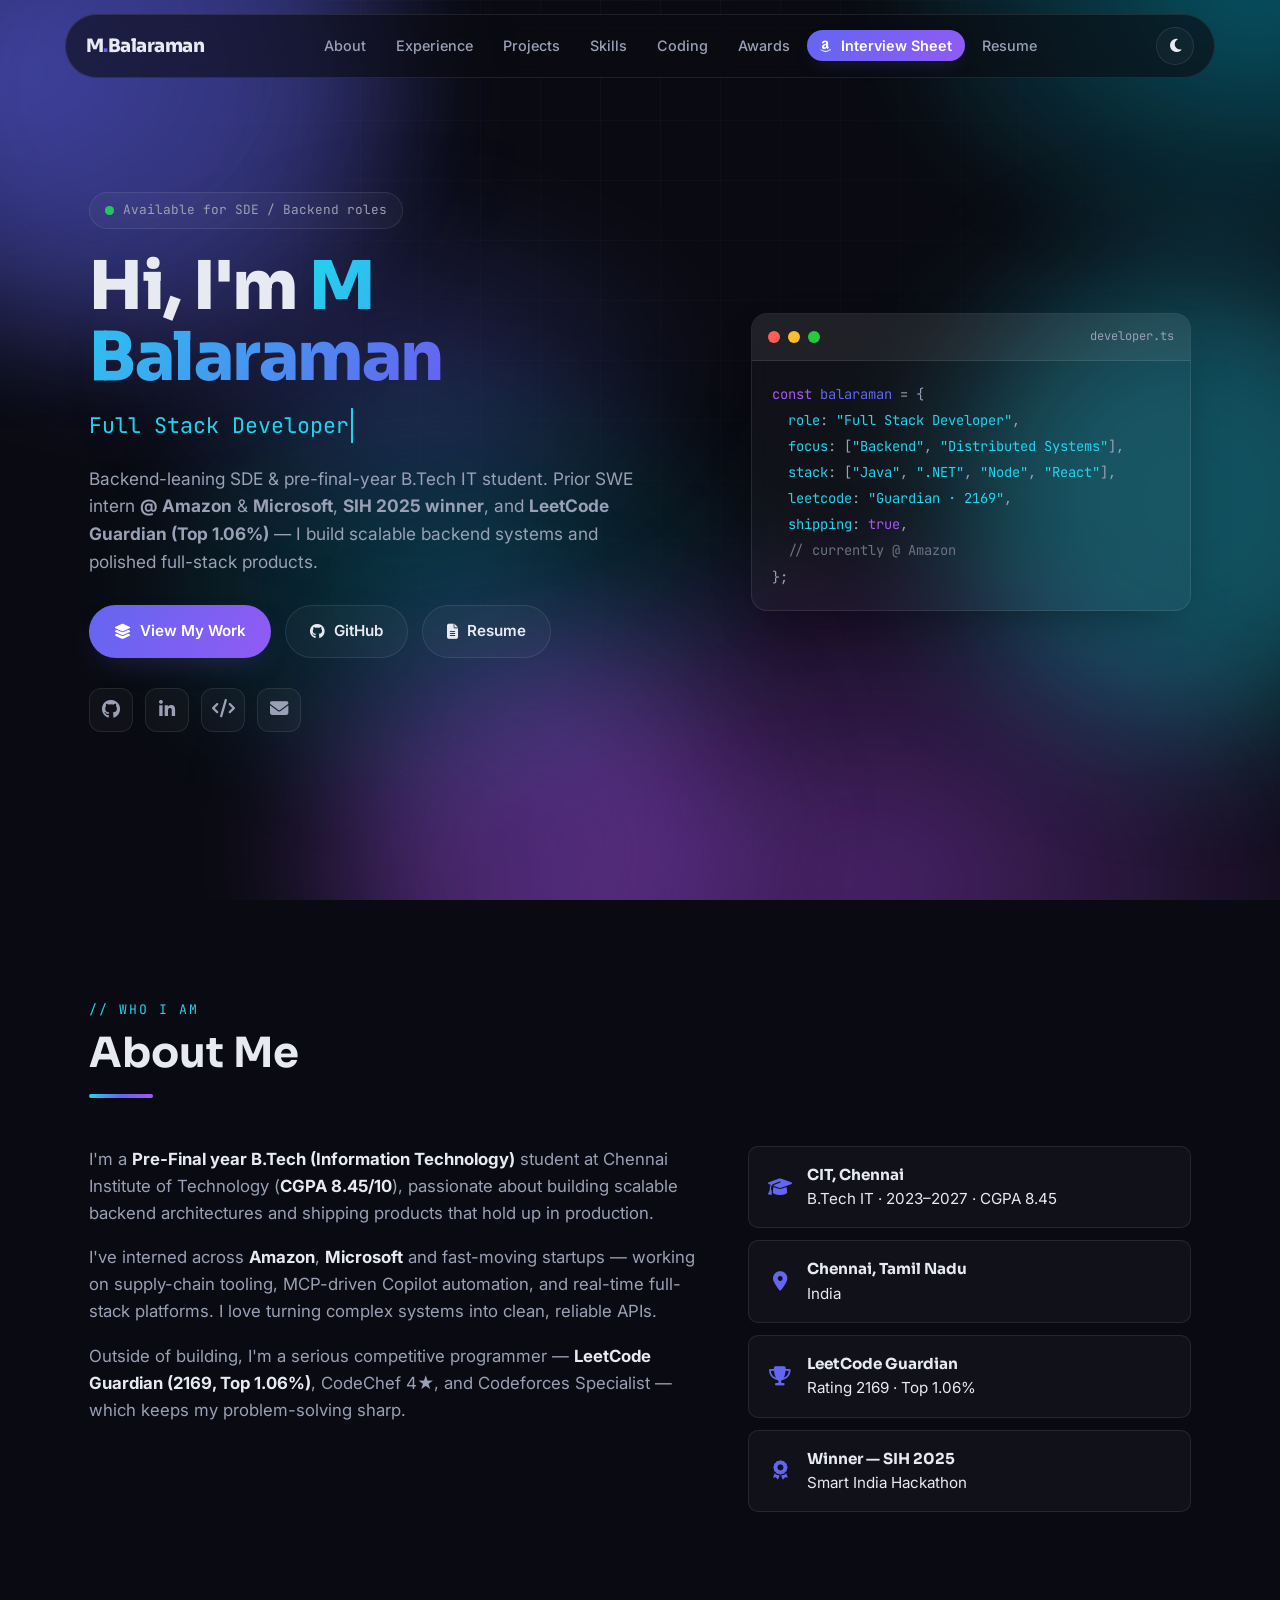
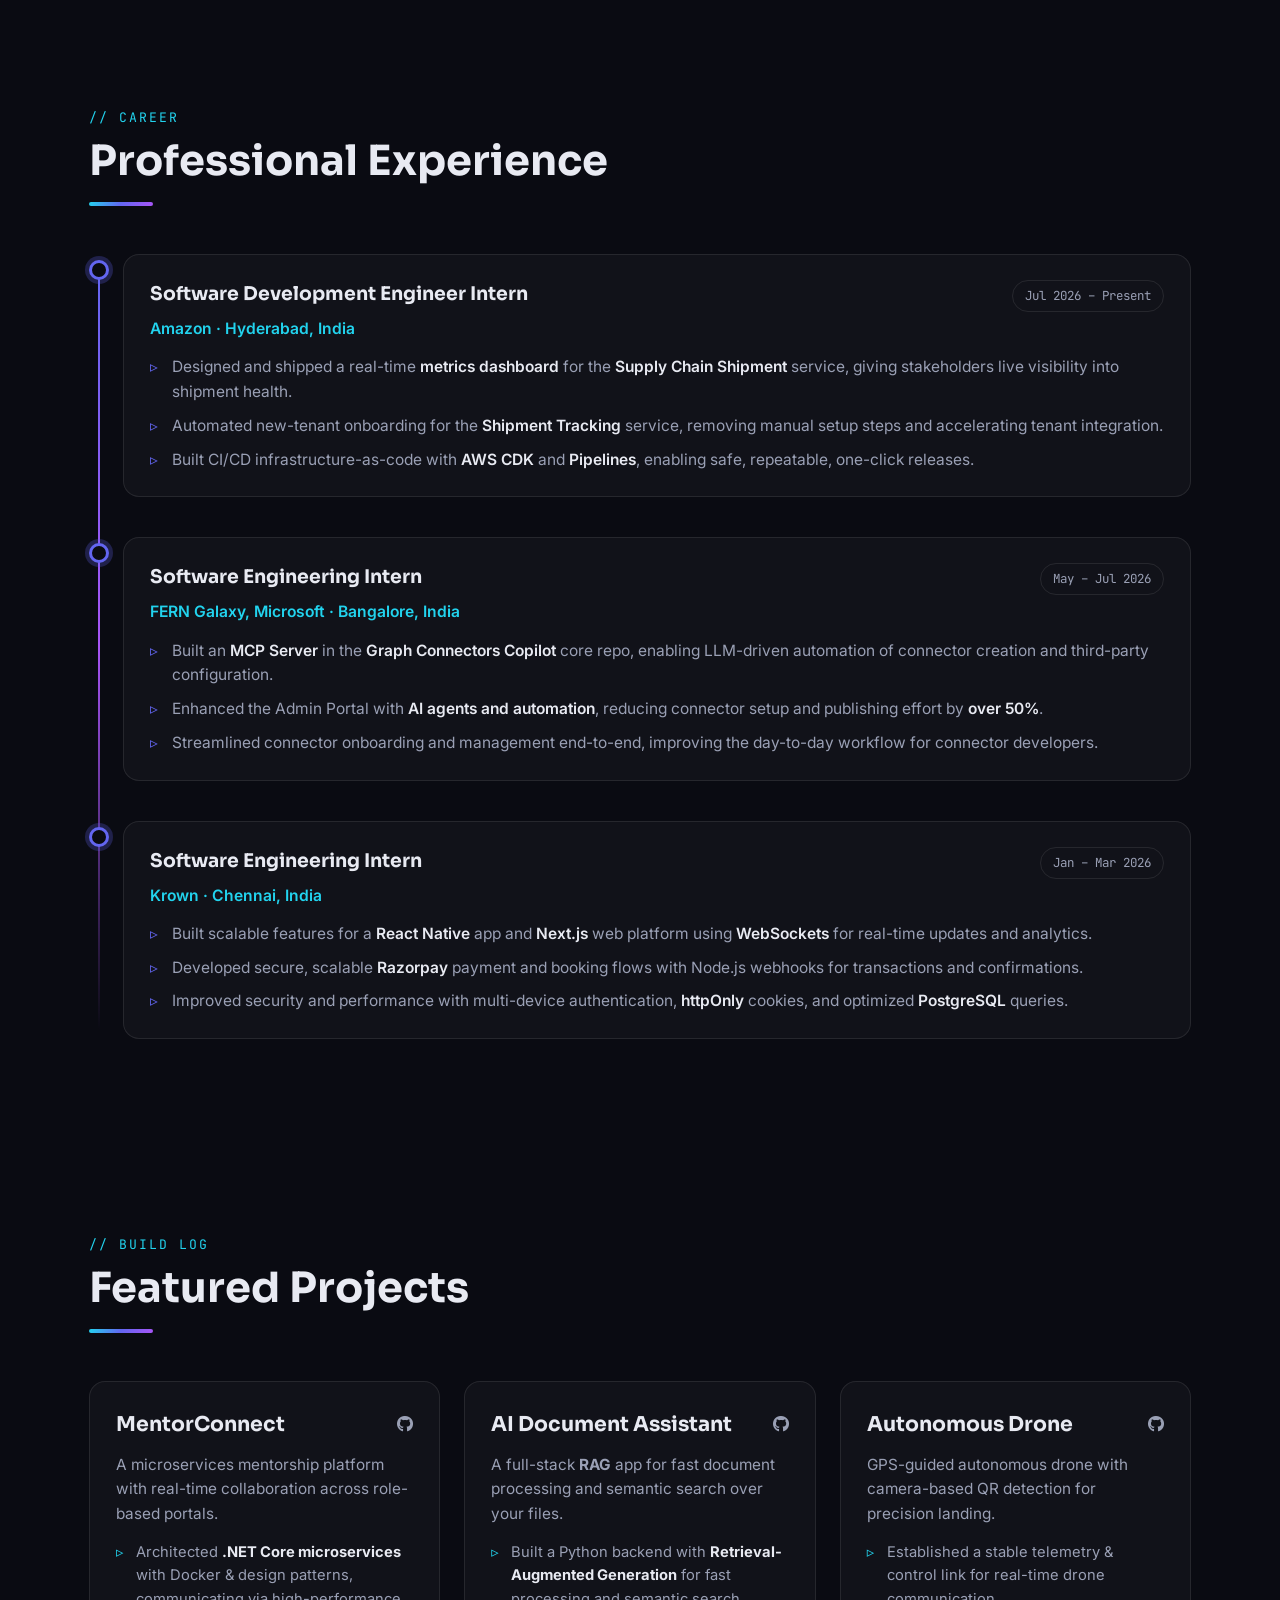
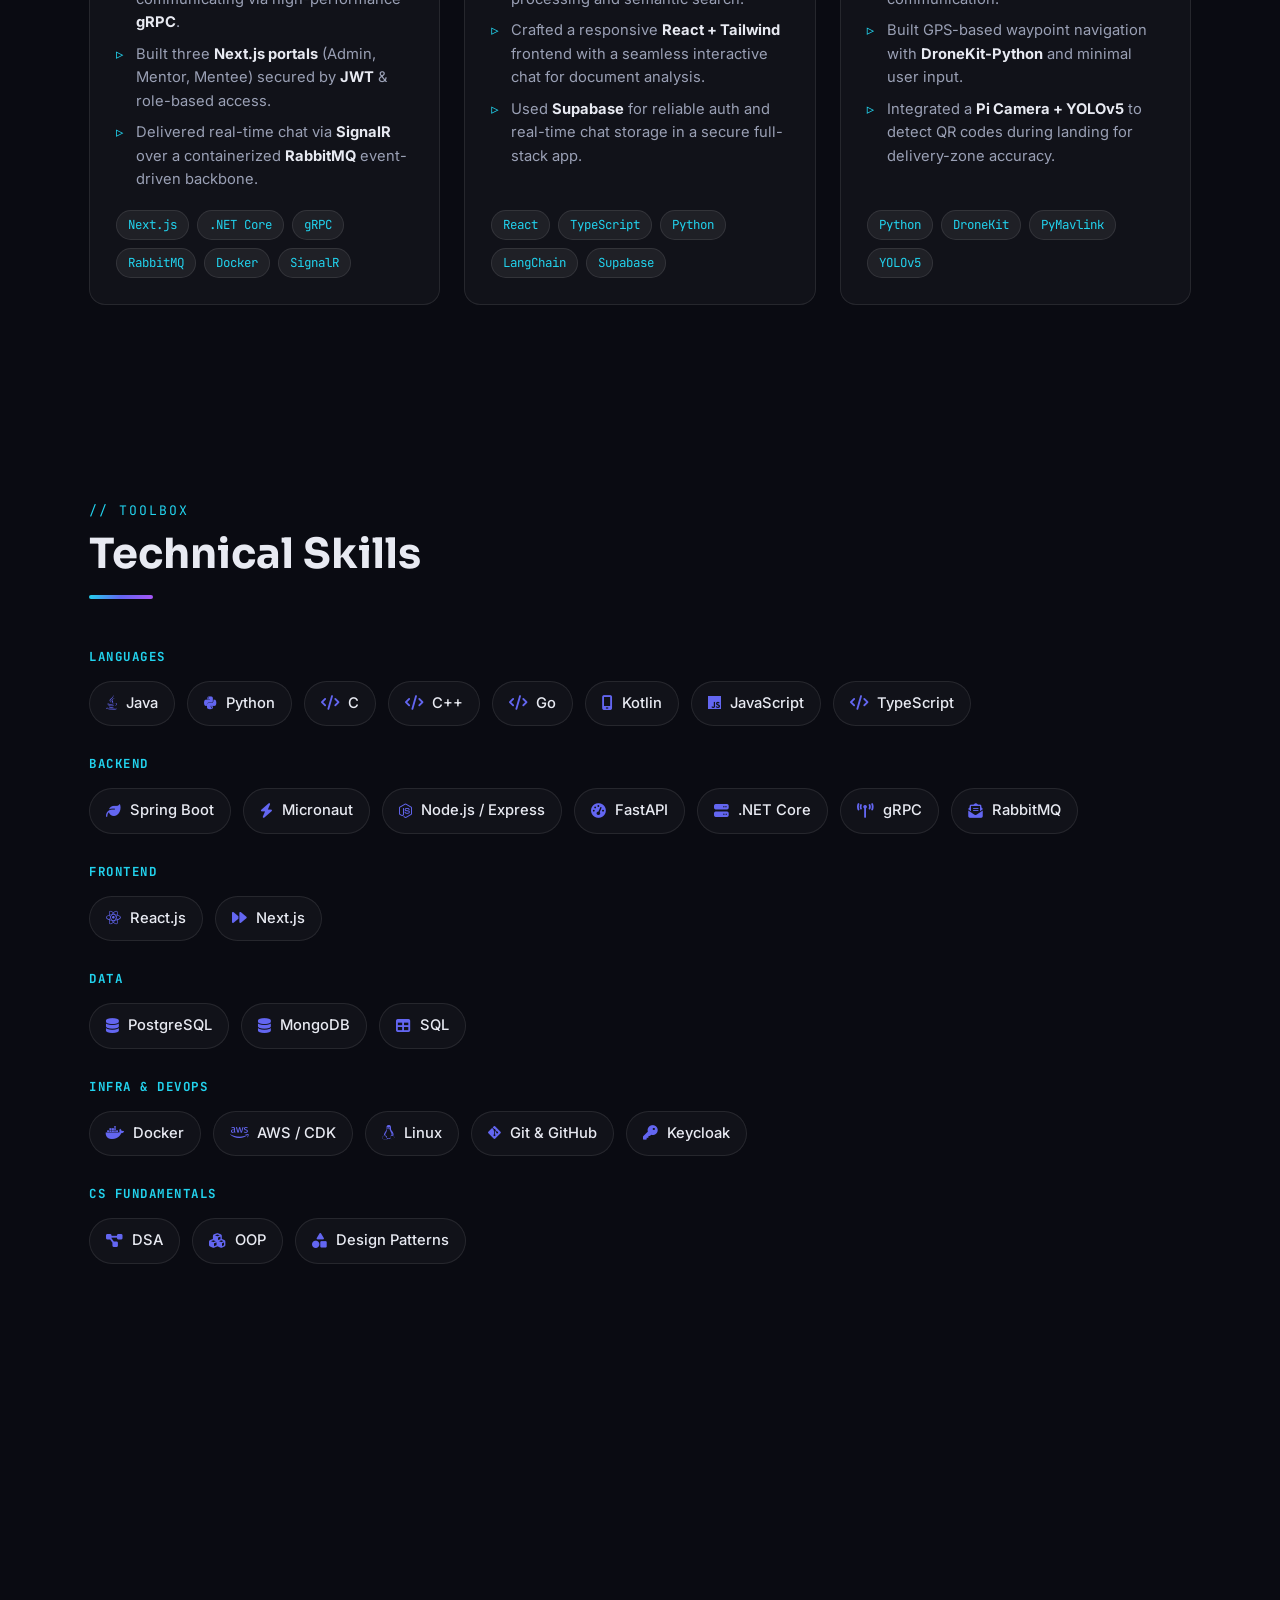
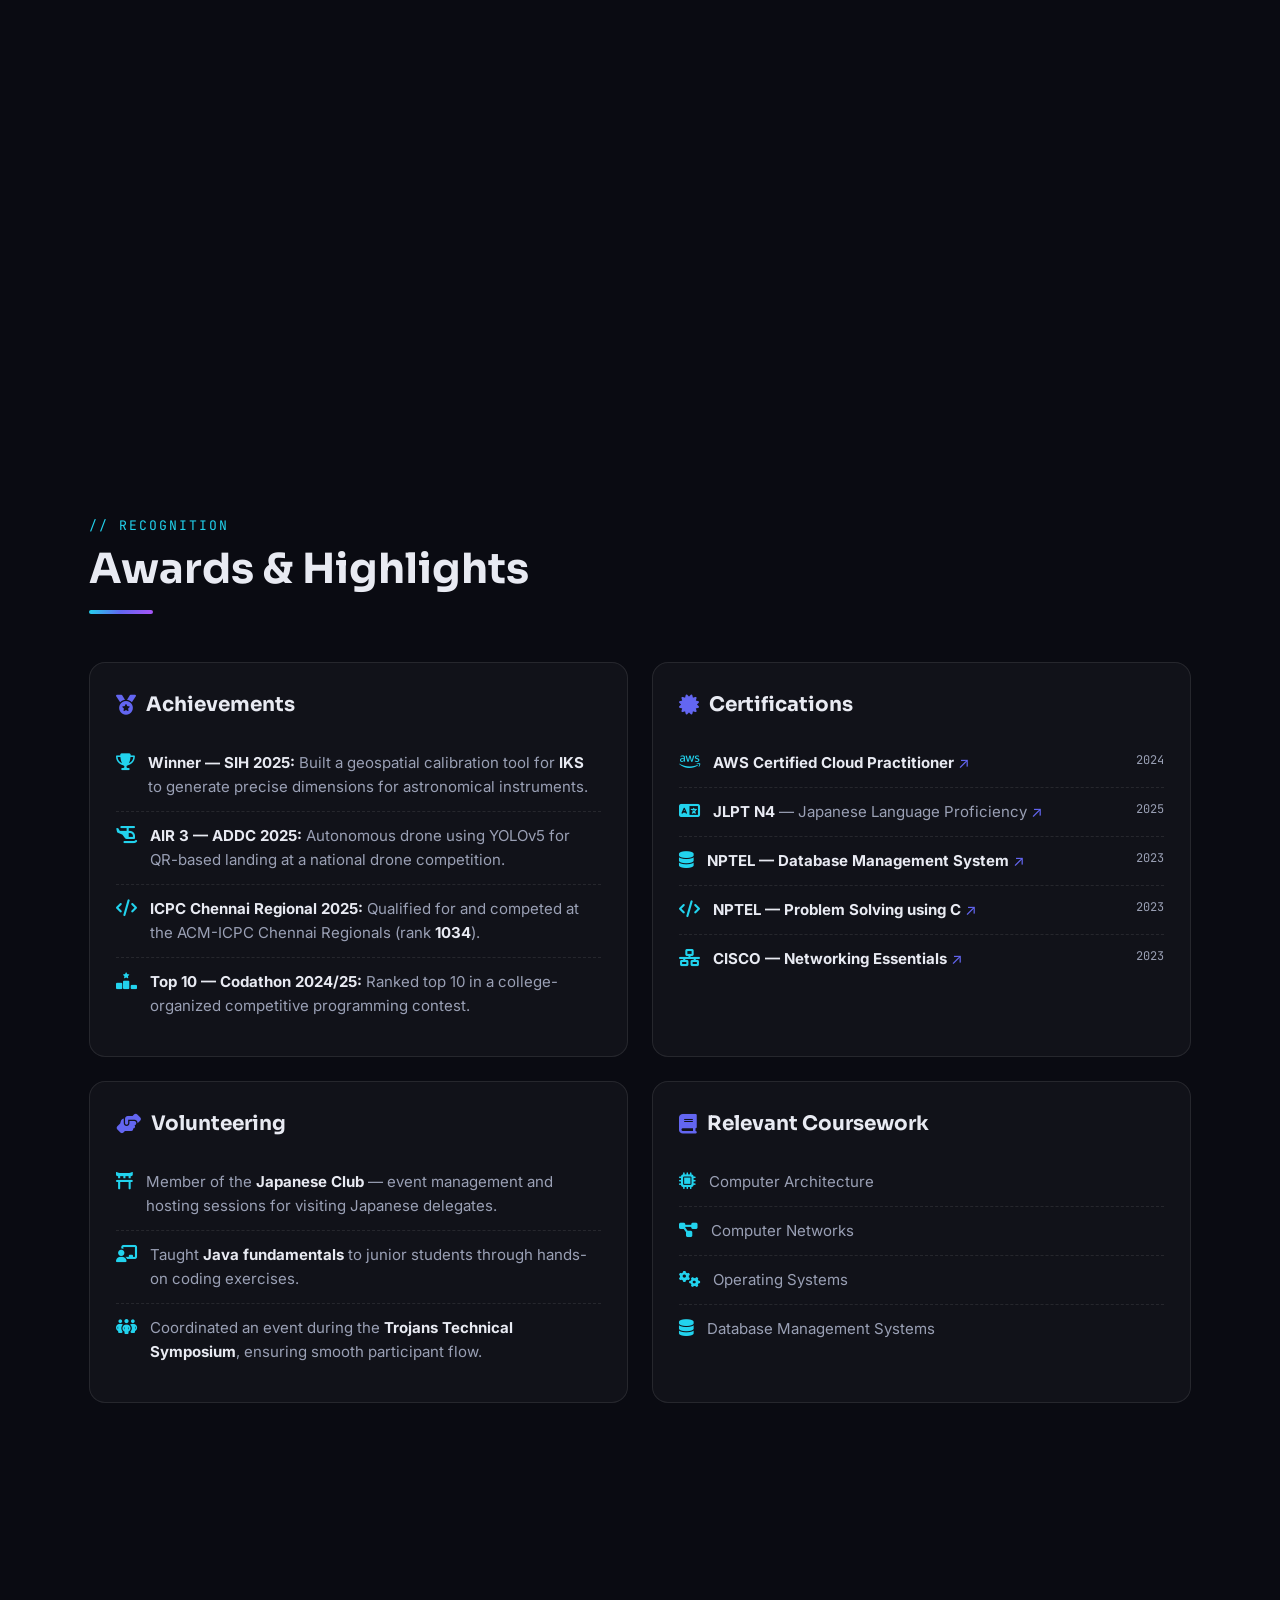
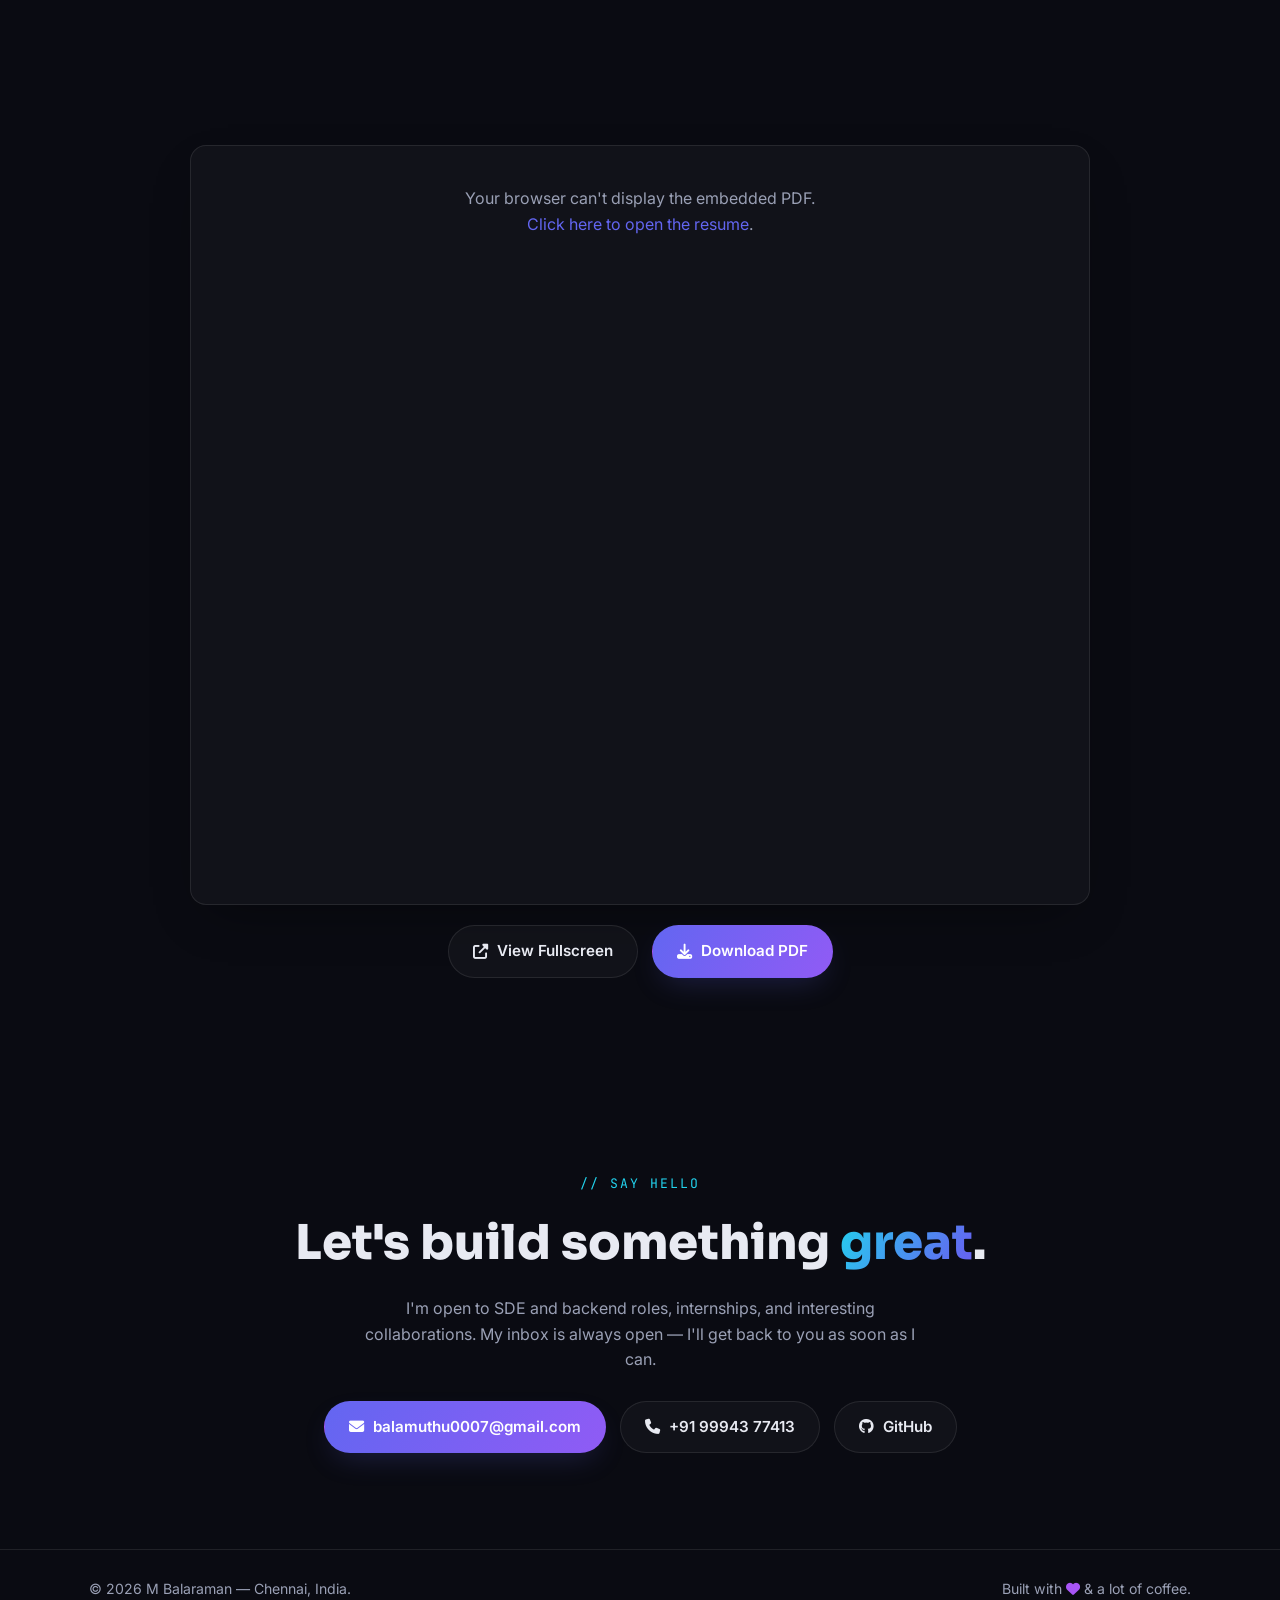
<file: index.html>
<!DOCTYPE html>
<html lang="en" data-theme="dark">
<head>
    <meta charset="UTF-8" />
    <meta name="viewport" content="width=device-width, initial-scale=1.0" />
    <meta name="description" content="M Balaraman — Full Stack Developer, Backend Engineer & Competitive Programmer. Portfolio, experience, projects and achievements." />
    <meta name="author" content="M Balaraman" />
    <title>M Balaraman | Full Stack Developer</title>
    <script>
        /* set theme before first paint to avoid a flash of the wrong theme */
        (function () {
            try {
                var t = localStorage.getItem("theme");
                if (t) document.documentElement.setAttribute("data-theme", t);
            } catch (e) {}
        })();
    </script>
    <meta name="theme-color" content="#0a0b12" />

    <!-- Open Graph -->
    <meta property="og:title" content="M Balaraman | Full Stack Developer" />
    <meta property="og:description" content="Backend Engineer, Full Stack Developer & Competitive Programmer (LeetCode Guardian, Top 1.06%)." />
    <meta property="og:type" content="website" />
    <meta property="og:url" content="https://balaramanm06.github.io/" />
    <meta property="og:image" content="https://balaramanm06.github.io/preview.png" />
    <meta name="twitter:card" content="summary_large_image" />
    <meta name="twitter:title" content="M Balaraman | Full Stack Developer" />
    <meta name="twitter:description" content="Backend Engineer, Full Stack Developer & Competitive Programmer." />
    <meta name="twitter:image" content="https://balaramanm06.github.io/preview.png" />
    <link rel="canonical" href="https://balaramanm06.github.io/" />

    <link rel="preconnect" href="https://fonts.googleapis.com" />
    <link rel="preconnect" href="https://fonts.gstatic.com" crossorigin />
    <link href="https://fonts.googleapis.com/css2?family=Sora:wght@400;500;600;700;800&family=Inter:wght@300;400;500;600;700&family=JetBrains+Mono:wght@400;500&display=swap" rel="stylesheet" />
    <link rel="stylesheet" href="https://cdnjs.cloudflare.com/ajax/libs/font-awesome/6.5.1/css/all.min.css" integrity="sha512-DTOQO9RWCH3ppGqcWaEA1BIZOC6xxalwEsw9c2QQeAIftl+Vegovlnee1c9QX4TctnWMn13TZye+giMm8e2LwA==" crossorigin="anonymous" referrerpolicy="no-referrer" />

    <style>
        /* ============================================================
           THEME TOKENS
        ============================================================ */
        :root {
            --font-display: "Sora", system-ui, sans-serif;
            --font-body: "Inter", system-ui, sans-serif;
            --font-mono: "JetBrains Mono", monospace;

            --accent: #6366f1;      /* indigo  */
            --accent-2: #22d3ee;    /* cyan    */
            --accent-3: #a855f7;    /* violet  */
            --gradient: linear-gradient(120deg, var(--accent-2), var(--accent), var(--accent-3));

            --radius: 16px;
            --radius-sm: 10px;
            --maxw: 1150px;
            --ease: cubic-bezier(0.16, 1, 0.3, 1);
            --shadow: 0 20px 50px -20px rgba(0, 0, 0, 0.45);
        }

        html[data-theme="dark"] {
            --bg: #0a0b12;
            --bg-2: #10121d;
            --surface: rgba(255, 255, 255, 0.03);
            --surface-2: rgba(255, 255, 255, 0.06);
            --border: rgba(255, 255, 255, 0.09);
            --text: #e8eaf2;
            --text-dim: #9aa0b5;
            --nav-bg: rgba(10, 11, 18, 0.6);
            --glow: rgba(99, 102, 241, 0.25);
        }

        html[data-theme="light"] {
            --bg: #f6f7fb;
            --bg-2: #eef0f7;
            --surface: #ffffff;
            --surface-2: #eef1f8;
            --border: rgba(15, 23, 42, 0.12);
            --text: #14161f;
            --text-dim: #55607a;
            --nav-bg: rgba(246, 247, 251, 0.72);
            --glow: rgba(99, 102, 241, 0.18);
            --accent-2: #0e7490; /* darker cyan for readable text on light bg */
        }

        /* light mode: lift cards off the off-white bg */
        html[data-theme="light"] .tl-card,
        html[data-theme="light"] .proj-card,
        html[data-theme="light"] .panel,
        html[data-theme="light"] .stat,
        html[data-theme="light"] .cp-card,
        html[data-theme="light"] .hero-card { box-shadow: 0 6px 20px -12px rgba(15, 23, 42, 0.18); }
        html[data-theme="light"] .list-row a { color: #4f46e5; }

        /* ============================================================
           BASE
        ============================================================ */
        *, *::before, *::after { box-sizing: border-box; margin: 0; padding: 0; }

        html { scroll-behavior: smooth; scroll-padding-top: 90px; }

        body {
            font-family: var(--font-body);
            background: var(--bg);
            color: var(--text);
            line-height: 1.6;
            overflow-x: hidden;
            transition: background 0.5s var(--ease), color 0.5s var(--ease);
            -webkit-font-smoothing: antialiased;
        }

        /* ambient background: flowing aurora + soft blobs */
        .bg-fx { position: fixed; inset: 0; z-index: -2; overflow: hidden; }

        .aurora {
            position: absolute; inset: -25%; pointer-events: none;
            background:
                radial-gradient(38% 40% at 18% 22%, rgba(99, 102, 241, 0.40), transparent 60%),
                radial-gradient(34% 36% at 82% 16%, rgba(34, 211, 238, 0.34), transparent 60%),
                radial-gradient(42% 44% at 62% 82%, rgba(168, 85, 247, 0.36), transparent 62%),
                radial-gradient(30% 32% at 40% 60%, rgba(34, 211, 238, 0.22), transparent 60%);
            filter: blur(30px) saturate(130%);
            animation: aurora-drift 26s ease-in-out infinite alternate;
            will-change: transform;
        }
        html[data-theme="light"] .aurora { opacity: 0.4; }
        @keyframes aurora-drift {
            0%   { transform: translate3d(0, 0, 0) rotate(0deg) scale(1); }
            50%  { transform: translate3d(-3%, 2%, 0) rotate(4deg) scale(1.08); }
            100% { transform: translate3d(3%, -2%, 0) rotate(-3deg) scale(1.12); }
        }

        .blob {
            position: absolute; border-radius: 50%; filter: blur(70px);
            opacity: 0.35; animation: float 20s var(--ease) infinite alternate; will-change: transform;
        }
        .blob.b1 { width: 500px; height: 500px; background: var(--accent); top: -160px; left: -120px; }
        .blob.b2 { width: 460px; height: 460px; background: var(--accent-2); top: 30%; right: -140px; animation-delay: -6s; }
        .blob.b3 { width: 420px; height: 420px; background: var(--accent-3); bottom: -160px; left: 25%; animation-delay: -12s; }
        html[data-theme="light"] .blob { opacity: 0.18; }

        @keyframes float {
            0%   { transform: translate(0,0) scale(1); }
            100% { transform: translate(40px, 60px) scale(1.15); }
        }

        .grid-overlay {
            position: fixed; inset: 0; z-index: -1; pointer-events: none;
            background-image:
                linear-gradient(var(--border) 1px, transparent 1px),
                linear-gradient(90deg, var(--border) 1px, transparent 1px);
            background-size: 60px 60px;
            mask-image: radial-gradient(ellipse at 50% 0%, black, transparent 70%);
            -webkit-mask-image: radial-gradient(ellipse at 50% 0%, black, transparent 70%);
            opacity: 0.35;
        }

        a { color: inherit; text-decoration: none; }
        img { max-width: 100%; display: block; }
        ::selection { background: var(--accent); color: #fff; }

        /* skip link for keyboard / screen-reader users */
        .skip-link {
            position: fixed; top: -60px; left: 16px; z-index: 1100;
            background: var(--accent); color: #fff; padding: 10px 18px; border-radius: 8px;
            font-weight: 600; transition: top 0.25s var(--ease);
        }
        .skip-link:focus { top: 16px; }

        /* keyboard focus visibility */
        a:focus-visible, button:focus-visible, .btn:focus-visible,
        .icon-btn:focus-visible, .cp-card:focus-visible {
            outline: 2px solid var(--accent); outline-offset: 3px; border-radius: 8px;
        }

        .container { max-width: var(--maxw); margin: 0 auto; padding: 0 24px; }

        section { padding: 96px 0; position: relative; }

        .grad-text {
            background: var(--gradient);
            -webkit-background-clip: text; background-clip: text;
            color: transparent;
            background-size: 200% auto;
            animation: shimmer 6s linear infinite;
        }
        @keyframes shimmer { to { background-position: 200% center; } }

        /* section heading */
        .sec-head { margin-bottom: 48px; }
        .sec-head .eyebrow {
            font-family: var(--font-mono); font-size: 0.82rem; letter-spacing: 2px;
            text-transform: uppercase; color: var(--accent-2); display: inline-block; margin-bottom: 10px;
        }
        .sec-head h2 { font-family: var(--font-display); font-size: clamp(1.8rem, 4vw, 2.6rem); font-weight: 700; line-height: 1.15; }
        .sec-head .rule { width: 64px; height: 4px; border-radius: 4px; background: var(--gradient); margin-top: 16px; }

        /* ============================================================
           SCROLL PROGRESS + NAV
        ============================================================ */
        #scroll-progress {
            position: fixed; top: 0; left: 0; height: 3px; width: 0%;
            background: var(--gradient); z-index: 1000;
        }

        nav {
            position: fixed; top: 14px; left: 50%; transform: translateX(-50%);
            width: min(1150px, calc(100% - 28px)); z-index: 900;
            display: flex; align-items: center; justify-content: space-between;
            padding: 12px 20px; border-radius: 999px;
            background: var(--nav-bg); backdrop-filter: blur(12px); -webkit-backdrop-filter: blur(12px);
            border: 1px solid var(--border);
            transition: padding 0.4s var(--ease), box-shadow 0.4s var(--ease), background 0.4s var(--ease);
        }
        nav.scrolled { padding: 8px 20px; box-shadow: var(--shadow); }

        .logo { font-family: var(--font-display); font-weight: 800; font-size: 1.15rem; letter-spacing: -0.5px; }
        .logo span { color: var(--accent); }

        .nav-links { display: flex; align-items: center; gap: 4px; list-style: none; }
        .nav-links a {
            font-size: 0.9rem; font-weight: 500; color: var(--text-dim);
            padding: 7px 13px; border-radius: 999px; position: relative;
            transition: color 0.25s, background 0.25s;
        }
        .nav-links a:hover, .nav-links a.active { color: var(--text); background: var(--surface-2); }
        /* distinctive gradient CTA linking to the Amazon interview sheet */
        .nav-links a.nav-sheet {
            background: linear-gradient(120deg, var(--accent), var(--accent-3));
            background-size: 160% auto; color: #fff; font-weight: 600;
            box-shadow: 0 8px 20px -8px var(--glow);
            transition: color 0.25s, transform 0.3s var(--ease), box-shadow 0.3s var(--ease), background-position 0.4s var(--ease);
        }
        .nav-links a.nav-sheet:hover { color: #fff; transform: translateY(-1px); background-position: right center; box-shadow: 0 12px 26px -8px var(--glow); }
        .nav-links a.nav-sheet i { margin-right: 6px; font-size: 0.9em; }

        .nav-right { display: flex; align-items: center; gap: 10px; }
        .icon-btn {
            width: 38px; height: 38px; border-radius: 50%; border: 1px solid var(--border);
            background: var(--surface); color: var(--text); cursor: pointer;
            display: grid; place-items: center; font-size: 0.95rem;
            transition: transform 0.3s var(--ease), background 0.3s, border-color 0.3s;
        }
        .icon-btn:hover { transform: translateY(-2px) rotate(-8deg); border-color: var(--accent); color: var(--accent); }

        .burger { display: none; }

        /* ============================================================
           HERO
        ============================================================ */
        #hero { min-height: 100vh; display: flex; align-items: center; padding-top: 120px; position: relative; }
        #hero::before {
            content: ""; position: absolute; top: 20%; left: 8%; width: 620px; height: 380px; z-index: -1;
            background: radial-gradient(ellipse at center, var(--glow), transparent 70%);
            filter: blur(40px); pointer-events: none;
        }
        .hero-grid { display: grid; grid-template-columns: 1.25fr 0.9fr; gap: 50px; align-items: center; }

        .status-pill {
            display: inline-flex; align-items: center; gap: 9px; font-family: var(--font-mono);
            font-size: 0.8rem; padding: 7px 15px; border-radius: 999px;
            border: 1px solid var(--border); background: var(--surface); color: var(--text-dim); margin-bottom: 22px;
        }
        .status-dot { position: relative; width: 9px; height: 9px; border-radius: 50%; background: #22c55e; }
        .status-dot::after { content: ""; position: absolute; inset: 0; border-radius: 50%; background: rgba(34, 197, 94, 0.55); animation: pulse 2s infinite; }
        @keyframes pulse { 0% { transform: scale(1); opacity: 0.7; } 70% { transform: scale(2.6); opacity: 0; } 100% { transform: scale(2.6); opacity: 0; } }

        #hero h1 { font-family: var(--font-display); font-size: clamp(2rem, 6vw, 4.2rem); font-weight: 800; line-height: 1.05; letter-spacing: -1.5px; margin-bottom: 16px; overflow-wrap: break-word; }
        .type-wrap { font-family: var(--font-mono); font-size: clamp(1rem, 2.2vw, 1.35rem); color: var(--accent-2); margin-bottom: 22px; min-height: 1.6em; }
        .type-cursor { display: inline-block; width: 2px; background: var(--accent-2); margin-left: 2px; animation: blink 1s step-end infinite; }
        @keyframes blink { 50% { opacity: 0; } }

        #hero p.lead { font-size: 1.08rem; color: var(--text-dim); max-width: 560px; margin-bottom: 30px; }

        .hero-cta { display: flex; flex-wrap: wrap; gap: 14px; margin-bottom: 30px; }
        .btn {
            display: inline-flex; align-items: center; gap: 9px; font-weight: 600; font-size: 0.95rem;
            padding: 13px 24px; border-radius: 999px; cursor: pointer; border: 1px solid transparent;
            transition: transform 0.3s var(--ease), box-shadow 0.3s var(--ease), background 0.3s, border-color 0.3s;
        }
        .btn-primary { background: linear-gradient(120deg, var(--accent), var(--accent-3)); background-size: 160% auto; color: #fff; box-shadow: 0 12px 30px -10px var(--glow); }
        .btn-primary:hover { transform: translateY(-3px); box-shadow: 0 18px 40px -12px var(--glow); background-position: right center; }
        .btn-ghost { background: var(--surface); border-color: var(--border); color: var(--text); }
        .btn-ghost:hover { transform: translateY(-3px); border-color: var(--accent); color: var(--accent); }

        .hero-socials { display: flex; gap: 12px; }
        .hero-socials a {
            width: 44px; height: 44px; border-radius: 12px; border: 1px solid var(--border);
            background: var(--surface); display: grid; place-items: center; font-size: 1.15rem; color: var(--text-dim);
            transition: transform 0.3s var(--ease), color 0.3s, border-color 0.3s, background 0.3s;
        }
        .hero-socials a:hover { transform: translateY(-4px); color: var(--accent); border-color: var(--accent); background: var(--surface-2); }

        /* hero code card */
        .hero-card {
            background: var(--surface); border: 1px solid var(--border); border-radius: var(--radius);
            box-shadow: var(--shadow); overflow: hidden; backdrop-filter: blur(8px);
            transform-style: preserve-3d;
        }
        .card-bar { display: flex; align-items: center; gap: 8px; padding: 13px 16px; border-bottom: 1px solid var(--border); background: var(--surface-2); }
        .card-bar i { font-family: var(--font-mono); font-size: 0.75rem; color: var(--text-dim); margin-left: auto; font-style: normal; }
        .dot { width: 12px; height: 12px; border-radius: 50%; }
        .dot.r { background: #ff5f56; } .dot.y { background: #ffbd2e; } .dot.g { background: #27c93f; }
        .code { font-family: var(--font-mono); font-size: 0.86rem; padding: 20px; line-height: 1.9; color: var(--text-dim); overflow-x: auto; }
        .code .k { color: var(--accent-3); } .code .s { color: var(--accent-2); } .code .f { color: var(--accent); } .code .c { color: #6b7280; }

        /* ============================================================
           ABOUT
        ============================================================ */
        .about-grid { display: grid; grid-template-columns: 1.4fr 1fr; gap: 40px; align-items: start; }
        .about-grid p { color: var(--text-dim); margin-bottom: 18px; font-size: 1.05rem; }
        .about-grid strong { color: var(--text); }
        .quick-facts { display: grid; gap: 12px; }
        .fact {
            display: flex; align-items: center; gap: 14px; padding: 16px 18px; border-radius: var(--radius-sm);
            background: var(--surface); border: 1px solid var(--border); transition: transform 0.3s var(--ease), border-color 0.3s;
        }
        .fact:hover { transform: translateX(6px); border-color: var(--accent); }
        .fact i { color: var(--accent); font-size: 1.2rem; width: 26px; text-align: center; }
        .fact span { font-size: 0.95rem; }
        .fact b { display: block; font-family: var(--font-display); }

        /* ============================================================
           TIMELINE / EXPERIENCE
        ============================================================ */
        .timeline { position: relative; padding-left: 34px; }
        .timeline::before {
            content: ""; position: absolute; left: 9px; top: 8px; bottom: 8px; width: 2px;
            background: linear-gradient(var(--accent), var(--accent-3), transparent);
        }
        .tl-item { position: relative; padding-bottom: 40px; }
        .tl-item:last-child { padding-bottom: 0; }
        .tl-item::before {
            content: ""; position: absolute; left: -34px; top: 6px; width: 20px; height: 20px; border-radius: 50%;
            background: var(--bg); border: 3px solid var(--accent); box-shadow: 0 0 0 4px var(--glow); transition: transform 0.3s var(--ease);
        }
        .tl-item:hover::before { transform: scale(1.25); }
        .tl-card {
            background: var(--surface); border: 1px solid var(--border); border-radius: var(--radius);
            padding: 24px 26px; transition: transform 0.35s var(--ease), border-color 0.35s, box-shadow 0.35s;
        }
        .tl-card:hover { transform: translateY(-4px); border-color: var(--accent); box-shadow: var(--shadow); }
        .tl-top { display: flex; flex-wrap: wrap; justify-content: space-between; align-items: baseline; gap: 8px; margin-bottom: 4px; }
        .tl-top h3 { font-family: var(--font-display); font-size: 1.18rem; }
        .tl-co { color: var(--accent-2); font-weight: 600; font-size: 0.98rem; margin-bottom: 14px; }
        .tl-date { font-family: var(--font-mono); font-size: 0.78rem; color: var(--text-dim); padding: 5px 12px; border: 1px solid var(--border); border-radius: 999px; white-space: nowrap; }
        .tl-card ul { list-style: none; display: grid; gap: 9px; }
        .tl-card li { position: relative; padding-left: 22px; color: var(--text-dim); font-size: 0.97rem; }
        .tl-card li::before { content: "▹"; position: absolute; left: 0; color: var(--accent); }
        .tl-card li b { color: var(--text); font-weight: 600; }

        /* ============================================================
           PROJECTS
        ============================================================ */
        .proj-grid { display: grid; grid-template-columns: repeat(auto-fit, minmax(320px, 1fr)); gap: 24px; }
        .proj-card {
            background: var(--surface); border: 1px solid var(--border); border-radius: var(--radius);
            padding: 26px; display: flex; flex-direction: column; position: relative; overflow: hidden;
            transition: transform 0.2s var(--ease), border-color 0.35s, box-shadow 0.35s;
            transform-style: preserve-3d;
        }
        .proj-card::after {
            content: ""; position: absolute; inset: 0; border-radius: var(--radius);
            background: radial-gradient(400px circle at var(--mx, 50%) var(--my, 0%), var(--glow), transparent 45%);
            opacity: 0; transition: opacity 0.4s; pointer-events: none;
        }
        .proj-card:hover { border-color: var(--accent); box-shadow: var(--shadow); }
        .proj-card:hover::after { opacity: 1; }
        .proj-head { display: flex; justify-content: space-between; align-items: center; margin-bottom: 12px; }
        .proj-head h3 { font-family: var(--font-display); font-size: 1.28rem; }
        .proj-head .links { display: flex; gap: 12px; font-size: 1.05rem; }
        .proj-head .links a { color: var(--text-dim); transition: color 0.25s, transform 0.25s; }
        .proj-head .links a:hover { color: var(--accent); transform: translateY(-2px); }
        .proj-card > p { color: var(--text-dim); font-size: 0.96rem; margin-bottom: 14px; }
        .proj-card ul { list-style: none; display: grid; gap: 8px; margin-bottom: 18px; }
        .proj-card li { position: relative; padding-left: 20px; color: var(--text-dim); font-size: 0.92rem; }
        .proj-card li::before { content: "▹"; position: absolute; left: 0; color: var(--accent-2); }
        .proj-card li b { color: var(--text); }
        .tags { display: flex; flex-wrap: wrap; gap: 8px; margin-top: auto; }
        .tags span { font-family: var(--font-mono); font-size: 0.78rem; padding: 4px 11px; border-radius: 999px; background: var(--surface-2); color: var(--accent-2); border: 1px solid var(--border); }

        /* ============================================================
           SKILLS
        ============================================================ */
        .skills-grid { display: grid; gap: 28px; }
        .skill-label { font-family: var(--font-mono); font-size: 0.78rem; letter-spacing: 1.5px; text-transform: uppercase; color: var(--accent-2); margin-bottom: 14px; }
        .skill-row { display: flex; flex-wrap: wrap; gap: 12px; }
        .skill {
            display: flex; align-items: center; gap: 9px; font-size: 0.92rem; font-weight: 500;
            padding: 10px 16px; border-radius: 999px; background: var(--surface); border: 1px solid var(--border);
            transition: transform 0.3s var(--ease), border-color 0.3s, color 0.3s, background 0.3s;
        }
        .skill i { color: var(--accent); }
        .skill:hover { transform: translateY(-4px) scale(1.04); border-color: var(--accent); color: var(--accent); background: var(--surface-2); }

        /* ============================================================
           STATS (competitive programming)
        ============================================================ */
        .stats-grid { display: grid; grid-template-columns: repeat(auto-fit, minmax(200px, 1fr)); gap: 24px; margin-bottom: 34px; }
        .stat {
            text-align: center; padding: 28px 20px; border-radius: var(--radius);
            background: var(--surface); border: 1px solid var(--border); transition: transform 0.35s var(--ease), border-color 0.35s;
        }
        .stat:hover { transform: translateY(-6px); border-color: var(--accent); }
        .stat .num { font-family: var(--font-display); font-size: 2.4rem; font-weight: 800; animation: none; }
        .stat .label { font-size: 0.85rem; color: var(--text-dim); margin-top: 4px; }

        .cp-cards { display: grid; grid-template-columns: repeat(auto-fit, minmax(280px, 1fr)); gap: 24px; }
        .cp-card {
            display: block; padding: 22px 24px; border-radius: var(--radius);
            background: var(--surface); border: 1px solid var(--border);
            transition: transform 0.35s var(--ease), border-color 0.35s, box-shadow 0.35s;
        }
        .cp-card:hover { transform: translateY(-5px); border-color: var(--accent); box-shadow: var(--shadow); }
        .cp-card .cp-top { display: flex; align-items: center; justify-content: space-between; margin-bottom: 12px; }
        .cp-card h3 { font-family: var(--font-display); font-size: 1.2rem; }
        .cp-badge { font-family: var(--font-mono); font-size: 0.72rem; padding: 4px 11px; border-radius: 999px; background: linear-gradient(120deg, var(--accent), var(--accent-3)); color: #fff; }
        .cp-card p { font-size: 0.9rem; color: var(--text-dim); }
        .cp-card p b { color: var(--text); }

        /* ============================================================
           CERTS + ACHIEVEMENTS + VOLUNTEER (two-col)
        ============================================================ */
        .two-col { display: grid; grid-template-columns: 1fr 1fr; gap: 24px; }
        .panel { background: var(--surface); border: 1px solid var(--border); border-radius: var(--radius); padding: 26px; }
        .panel h3 { font-family: var(--font-display); font-size: 1.25rem; margin-bottom: 18px; display: flex; align-items: center; gap: 10px; }
        .panel h3 i { color: var(--accent); }
        .list-row { display: flex; gap: 13px; padding: 12px 0; border-bottom: 1px dashed var(--border); }
        .list-row:last-child { border-bottom: none; }
        .list-row .ic { color: var(--accent-2); font-size: 1.05rem; margin-top: 3px; }
        .list-row p { font-size: 0.94rem; color: var(--text-dim); }
        .list-row p b { color: var(--text); }
        .list-row .meta { font-family: var(--font-mono); font-size: 0.75rem; color: var(--text-dim); white-space: nowrap; margin-left: auto; }
        .list-row a { color: var(--accent); }

        /* ============================================================
           RESUME
        ============================================================ */
        .resume-wrap { display: grid; grid-template-columns: 1fr; gap: 20px; align-items: start; max-width: 900px; margin: 0 auto; }
        .resume-frame {
            width: 100%; height: 760px; border: 1px solid var(--border); border-radius: var(--radius);
            background: var(--surface); box-shadow: var(--shadow);
        }
        .resume-actions { display: flex; gap: 14px; justify-content: center; flex-wrap: wrap; }

        /* ============================================================
           CONTACT + FOOTER
        ============================================================ */
        #contact .container { text-align: center; }
        #contact h2 { font-family: var(--font-display); font-size: clamp(2rem, 5vw, 3rem); font-weight: 800; margin-bottom: 14px; }
        #contact p { color: var(--text-dim); max-width: 560px; margin: 0 auto 28px; }
        .contact-links { display: flex; gap: 14px; justify-content: center; flex-wrap: wrap; }

        footer { border-top: 1px solid var(--border); padding: 28px 0; text-align: center; color: var(--text-dim); font-size: 0.88rem; }
        footer .container { display: flex; justify-content: space-between; align-items: center; flex-wrap: wrap; gap: 12px; }
        footer a:hover { color: var(--accent); }

        /* back to top */
        #to-top {
            position: fixed; bottom: 26px; right: 26px; width: 48px; height: 48px; border-radius: 50%;
            background: var(--gradient); color: #fff; border: none; cursor: pointer; display: grid; place-items: center;
            font-size: 1.1rem; box-shadow: var(--shadow); opacity: 0; transform: translateY(20px) scale(0.8);
            transition: opacity 0.4s var(--ease), transform 0.4s var(--ease); z-index: 800;
        }
        #to-top.show { opacity: 1; transform: translateY(0) scale(1); }
        #to-top:hover { transform: translateY(-3px) scale(1.06); }

        /* ============================================================
           REVEAL ANIMATIONS
        ============================================================ */
        .reveal { opacity: 0; transform: translateY(34px); transition: opacity 0.7s var(--ease), transform 0.7s var(--ease); }
        .reveal.visible { opacity: 1; transform: none; }
        .reveal.d1 { transition-delay: 0.08s; } .reveal.d2 { transition-delay: 0.16s; }
        .reveal.d3 { transition-delay: 0.24s; } .reveal.d4 { transition-delay: 0.32s; }

        /* premium aurora glow-ring on card hover */
        .tl-card:hover, .proj-card:hover, .cp-card:hover, .stat:hover, .panel:hover {
            border-color: var(--accent);
            box-shadow: var(--shadow), 0 0 36px -10px var(--glow), inset 0 1px 0 rgba(255, 255, 255, 0.05);
        }
        .panel { transition: transform 0.35s var(--ease), border-color 0.35s, box-shadow 0.35s; }
        .panel:hover { transform: translateY(-4px); }

        @media (prefers-reduced-motion: reduce) {
            html { scroll-behavior: auto; }
            *, *::before, *::after { animation: none !important; transition: none !important; }
            .reveal { opacity: 1; transform: none; }
        }

        /* ============================================================
           RESPONSIVE
        ============================================================ */
        @media (max-width: 900px) {
            .hero-grid, .about-grid, .two-col { grid-template-columns: minmax(0, 1fr); }
            .hero-card { max-width: 460px; min-width: 0; }
            .nav-links {
                position: fixed; top: 74px; left: 50%; transform: translateX(-50%) scale(0.96);
                flex-direction: column; align-items: stretch; width: min(320px, calc(100% - 28px));
                background: var(--nav-bg); backdrop-filter: blur(18px); -webkit-backdrop-filter: blur(18px); border: 1px solid var(--border);
                border-radius: var(--radius); padding: 12px; gap: 4px; opacity: 0; pointer-events: none;
                transition: opacity 0.3s var(--ease), transform 0.3s var(--ease); box-shadow: var(--shadow);
            }
            .nav-links.open { opacity: 1; pointer-events: auto; transform: translateX(-50%) scale(1); }
            .nav-links a { padding: 12px 14px; }
            .burger { display: grid; }
        }
        @media (max-width: 520px) {
            section { padding: 70px 0; }
            #hero { padding-top: 96px; }
            #hero h1 { letter-spacing: -0.5px; }
            .code { font-size: 0.76rem; padding: 16px; }
            .resume-frame { height: 520px; }
        }
    </style>
</head>
<body>
    <a href="#main" class="skip-link">Skip to content</a>
    <div id="scroll-progress"></div>
    <div class="bg-fx"><div class="aurora"></div><div class="blob b1"></div><div class="blob b2"></div><div class="blob b3"></div></div>
    <div class="grid-overlay"></div>

    <!-- ===================== NAV ===================== -->
    <nav id="nav">
        <a href="#hero" class="logo">M<span>.</span>Balaraman</a>
        <ul class="nav-links" id="navLinks">
            <li><a href="#about">About</a></li>
            <li><a href="#experience">Experience</a></li>
            <li><a href="#projects">Projects</a></li>
            <li><a href="#skills">Skills</a></li>
            <li><a href="#coding">Coding</a></li>
            <li><a href="#awards">Awards</a></li>
            <li><a href="amazon.html" class="nav-sheet"><i class="fa-brands fa-amazon" aria-hidden="true"></i> Interview Sheet</a></li>
            <li><a href="#resume">Resume</a></li>
        </ul>
        <div class="nav-right">
            <button class="icon-btn" id="themeToggle" aria-label="Toggle color theme"><i class="fa-solid fa-moon" aria-hidden="true"></i></button>
            <button class="icon-btn burger" id="burger" aria-label="Toggle menu" aria-expanded="false" aria-controls="navLinks"><i class="fa-solid fa-bars" aria-hidden="true"></i></button>
        </div>
    </nav>

    <main id="main">

    <!-- ===================== HERO ===================== -->
    <section id="hero">
        <div class="container">
            <div class="hero-grid">
                <div>
                    <span class="status-pill reveal"><span class="status-dot"></span> Available for SDE / Backend roles</span>
                    <h1 class="reveal d1">Hi, I'm <span class="grad-text">M Balaraman</span></h1>
                    <div class="type-wrap reveal d2"><span id="typed"></span><span class="type-cursor">&nbsp;</span></div>
                    <p class="lead reveal d3">Backend-leaning SDE &amp; pre-final-year B.Tech IT student. Prior SWE intern <b>@ Amazon</b> &amp; <b>Microsoft</b>, <b>SIH&nbsp;2025 winner</b>, and <b>LeetCode Guardian (Top 1.06%)</b> — I build scalable backend systems and polished full-stack products.</p>
                    <div class="hero-cta reveal d4">
                        <a href="#projects" class="btn btn-primary"><i class="fa-solid fa-layer-group" aria-hidden="true"></i> View My Work</a>
                        <a href="https://github.com/BalaramanM06" target="_blank" rel="noopener" class="btn btn-ghost"><i class="fa-brands fa-github" aria-hidden="true"></i> GitHub</a>
                        <a href="#resume" class="btn btn-ghost"><i class="fa-solid fa-file-lines" aria-hidden="true"></i> Resume</a>
                    </div>
                    <div class="hero-socials reveal d4">
                        <a href="https://github.com/BalaramanM06" target="_blank" rel="noopener" aria-label="GitHub"><i class="fa-brands fa-github" aria-hidden="true"></i></a>
                        <a href="https://www.linkedin.com/in/m-balaraman-449018290/" target="_blank" rel="noopener" aria-label="LinkedIn"><i class="fa-brands fa-linkedin-in" aria-hidden="true"></i></a>
                        <a href="https://leetcode.com/u/BalaramanMuthuraj/" target="_blank" rel="noopener" aria-label="LeetCode"><i class="fa-solid fa-code" aria-hidden="true"></i></a>
                        <a href="mailto:balamuthu0007@gmail.com" aria-label="Email"><i class="fa-solid fa-envelope" aria-hidden="true"></i></a>
                    </div>
                </div>
                <div class="hero-card reveal d2" id="tiltCard">
                    <div class="card-bar"><span class="dot r"></span><span class="dot y"></span><span class="dot g"></span><i>developer.ts</i></div>
                    <pre class="code"><span class="k">const</span> <span class="f">balaraman</span> = {
  <span class="s">role</span>: <span class="s">"Full Stack Developer"</span>,
  <span class="s">focus</span>: [<span class="s">"Backend"</span>, <span class="s">"Distributed Systems"</span>],
  <span class="s">stack</span>: [<span class="s">"Java"</span>, <span class="s">".NET"</span>, <span class="s">"Node"</span>, <span class="s">"React"</span>],
  <span class="s">leetcode</span>: <span class="s">"Guardian · 2169"</span>,
  <span class="s">shipping</span>: <span class="k">true</span>,
  <span class="c">// currently @ Amazon</span>
};</pre>
                </div>
            </div>
        </div>
    </section>

    <!-- ===================== ABOUT ===================== -->
    <section id="about">
        <div class="container">
            <div class="sec-head reveal"><span class="eyebrow">// who i am</span><h2>About Me</h2><div class="rule"></div></div>
            <div class="about-grid">
                <div class="reveal">
                    <p>I'm a <strong>Pre-Final year B.Tech (Information Technology)</strong> student at Chennai Institute of Technology (<strong>CGPA 8.45/10</strong>), passionate about building scalable backend architectures and shipping products that hold up in production.</p>
                    <p>I've interned across <strong>Amazon</strong>, <strong>Microsoft</strong> and fast-moving startups — working on supply-chain tooling, MCP-driven Copilot automation, and real-time full-stack platforms. I love turning complex systems into clean, reliable APIs.</p>
                    <p>Outside of building, I'm a serious competitive programmer — <strong>LeetCode Guardian (2169, Top 1.06%)</strong>, CodeChef 4★, and Codeforces Specialist — which keeps my problem-solving sharp.</p>
                </div>
                <div class="quick-facts reveal d2">
                    <div class="fact"><i class="fa-solid fa-graduation-cap" aria-hidden="true"></i><span><b>CIT, Chennai</b>B.Tech IT · 2023–2027 · CGPA 8.45</span></div>
                    <div class="fact"><i class="fa-solid fa-location-dot" aria-hidden="true"></i><span><b>Chennai, Tamil Nadu</b>India</span></div>
                    <div class="fact"><i class="fa-solid fa-trophy" aria-hidden="true"></i><span><b>LeetCode Guardian</b>Rating 2169 · Top 1.06%</span></div>
                    <div class="fact"><i class="fa-solid fa-award" aria-hidden="true"></i><span><b>Winner — SIH 2025</b>Smart India Hackathon</span></div>
                </div>
            </div>
        </div>
    </section>

    <!-- ===================== EXPERIENCE ===================== -->
    <section id="experience">
        <div class="container">
            <div class="sec-head reveal"><span class="eyebrow">// career</span><h2>Professional Experience</h2><div class="rule"></div></div>
            <div class="timeline">
                <div class="tl-item reveal">
                    <div class="tl-card">
                        <div class="tl-top"><h3>Software Development Engineer Intern</h3><span class="tl-date">Jul 2026 – Present</span></div>
                        <div class="tl-co">Amazon · Hyderabad, India</div>
                        <ul>
                            <li>Designed and shipped a real-time <b>metrics dashboard</b> for the <b>Supply Chain Shipment</b> service, giving stakeholders live visibility into shipment health.</li>
                            <li>Automated new-tenant onboarding for the <b>Shipment Tracking</b> service, removing manual setup steps and accelerating tenant integration.</li>
                            <li>Built CI/CD infrastructure-as-code with <b>AWS CDK</b> and <b>Pipelines</b>, enabling safe, repeatable, one-click releases.</li>
                        </ul>
                    </div>
                </div>
                <div class="tl-item reveal">
                    <div class="tl-card">
                        <div class="tl-top"><h3>Software Engineering Intern</h3><span class="tl-date">May – Jul 2026</span></div>
                        <div class="tl-co">FERN Galaxy, Microsoft · Bangalore, India</div>
                        <ul>
                            <li>Built an <b>MCP Server</b> in the <b>Graph Connectors Copilot</b> core repo, enabling LLM-driven automation of connector creation and third-party configuration.</li>
                            <li>Enhanced the Admin Portal with <b>AI agents and automation</b>, reducing connector setup and publishing effort by <b>over 50%</b>.</li>
                            <li>Streamlined connector onboarding and management end-to-end, improving the day-to-day workflow for connector developers.</li>
                        </ul>
                    </div>
                </div>
                <div class="tl-item reveal">
                    <div class="tl-card">
                        <div class="tl-top"><h3>Software Engineering Intern</h3><span class="tl-date">Jan – Mar 2026</span></div>
                        <div class="tl-co">Krown · Chennai, India</div>
                        <ul>
                            <li>Built scalable features for a <b>React Native</b> app and <b>Next.js</b> web platform using <b>WebSockets</b> for real-time updates and analytics.</li>
                            <li>Developed secure, scalable <b>Razorpay</b> payment and booking flows with Node.js webhooks for transactions and confirmations.</li>
                            <li>Improved security and performance with multi-device authentication, <b>httpOnly</b> cookies, and optimized <b>PostgreSQL</b> queries.</li>
                        </ul>
                    </div>
                </div>
            </div>
        </div>
    </section>

    <!-- ===================== PROJECTS ===================== -->
    <section id="projects">
        <div class="container">
            <div class="sec-head reveal"><span class="eyebrow">// build log</span><h2>Featured Projects</h2><div class="rule"></div></div>
            <div class="proj-grid">
                <article class="proj-card reveal tilt">
                    <div class="proj-head">
                        <h3>MentorConnect</h3>
                        <div class="links"><a href="https://github.com/MentorConnectOrg" target="_blank" rel="noopener" aria-label="GitHub"><i class="fa-brands fa-github" aria-hidden="true"></i></a></div>
                    </div>
                    <p>A microservices mentorship platform with real-time collaboration across role-based portals.</p>
                    <ul>
                        <li>Architected <b>.NET Core microservices</b> with Docker &amp; design patterns, communicating via high-performance <b>gRPC</b>.</li>
                        <li>Built three <b>Next.js portals</b> (Admin, Mentor, Mentee) secured by <b>JWT</b> &amp; role-based access.</li>
                        <li>Delivered real-time chat via <b>SignalR</b> over a containerized <b>RabbitMQ</b> event-driven backbone.</li>
                    </ul>
                    <div class="tags"><span>Next.js</span><span>.NET Core</span><span>gRPC</span><span>RabbitMQ</span><span>Docker</span><span>SignalR</span></div>
                </article>
                <article class="proj-card reveal d1 tilt">
                    <div class="proj-head">
                        <h3>AI Document Assistant</h3>
                        <div class="links"><a href="https://github.com/BalaramanM06/ProjectRagBackend" target="_blank" rel="noopener" aria-label="GitHub"><i class="fa-brands fa-github" aria-hidden="true"></i></a></div>
                    </div>
                    <p>A full-stack <b>RAG</b> app for fast document processing and semantic search over your files.</p>
                    <ul>
                        <li>Built a Python backend with <b>Retrieval-Augmented Generation</b> for fast processing and semantic search.</li>
                        <li>Crafted a responsive <b>React + Tailwind</b> frontend with a seamless interactive chat for document analysis.</li>
                        <li>Used <b>Supabase</b> for reliable auth and real-time chat storage in a secure full-stack app.</li>
                    </ul>
                    <div class="tags"><span>React</span><span>TypeScript</span><span>Python</span><span>LangChain</span><span>Supabase</span></div>
                </article>
                <article class="proj-card reveal d2 tilt">
                    <div class="proj-head">
                        <h3>Autonomous Drone</h3>
                        <div class="links"><a href="https://github.com/BalaramanM06/Autonomous-Drone-GPS-Navigation-with-Camera-and-QR-Code-Detection" target="_blank" rel="noopener" aria-label="GitHub"><i class="fa-brands fa-github" aria-hidden="true"></i></a></div>
                    </div>
                    <p>GPS-guided autonomous drone with camera-based QR detection for precision landing.</p>
                    <ul>
                        <li>Established a stable telemetry &amp; control link for real-time drone communication.</li>
                        <li>Built GPS-based waypoint navigation with <b>DroneKit-Python</b> and minimal user input.</li>
                        <li>Integrated a <b>Pi Camera + YOLOv5</b> to detect QR codes during landing for delivery-zone accuracy.</li>
                    </ul>
                    <div class="tags"><span>Python</span><span>DroneKit</span><span>PyMavlink</span><span>YOLOv5</span></div>
                </article>
            </div>
        </div>
    </section>

    <!-- ===================== SKILLS ===================== -->
    <section id="skills">
        <div class="container">
            <div class="sec-head reveal"><span class="eyebrow">// toolbox</span><h2>Technical Skills</h2><div class="rule"></div></div>
            <div class="skills-grid" id="skillsGrid"></div>
        </div>
    </section>

    <!-- ===================== COMPETITIVE PROGRAMMING ===================== -->
    <section id="coding">
        <div class="container">
            <div class="sec-head reveal"><span class="eyebrow">// problem solving</span><h2>Competitive Programming</h2><div class="rule"></div></div>
            <div class="stats-grid reveal">
                <div class="stat"><div class="num grad-text" data-count="2169">0</div><div class="label">LeetCode Peak Rating</div></div>
                <div class="stat"><div class="num grad-text" data-count="1250" data-suffix="+">0</div><div class="label">Problems Solved</div></div>
                <div class="stat"><div class="num grad-text" data-count="1.06" data-suffix="%" data-decimals="2">0</div><div class="label">Global Percentile (Top)</div></div>
                <div class="stat"><div class="num grad-text" data-count="10" data-suffix="+">0</div><div class="label">LeetCode Badges</div></div>
            </div>
            <div class="cp-cards">
                <a class="cp-card reveal" href="https://leetcode.com/u/BalaramanMuthuraj/" target="_blank" rel="noopener">
                    <div class="cp-top"><h3>LeetCode</h3><span class="cp-badge">Guardian</span></div>
                    <p>Max rating <b>2169</b> · <b>1250+</b> solved · Top <b>1.06%</b> globally · <b>10</b> badges · highest rank <b>221</b>.</p>
                </a>
                <a class="cp-card reveal d1" href="https://codeforces.com/profile/BalaramanM" target="_blank" rel="noopener">
                    <div class="cp-top"><h3>Codeforces</h3><span class="cp-badge">Specialist</span></div>
                    <p>Max rating <b>1517</b> · <b>300+</b> solved · highest rank <b>872</b> in Round 1048 (Div 2).</p>
                </a>
                <a class="cp-card reveal d2" href="https://www.codechef.com/users/balaramanm" target="_blank" rel="noopener">
                    <div class="cp-top"><h3>CodeChef</h3><span class="cp-badge">4★</span></div>
                    <p>Max rating <b>1869</b> · <b>133</b> problems · global rank <b>5338</b> · highest rank <b>158</b> in Starters 155.</p>
                </a>
            </div>
        </div>
    </section>

    <!-- ===================== AWARDS / CERTS / VOLUNTEER ===================== -->
    <section id="awards">
        <div class="container">
            <div class="sec-head reveal"><span class="eyebrow">// recognition</span><h2>Awards &amp; Highlights</h2><div class="rule"></div></div>
            <div class="two-col">
                <div class="panel reveal">
                    <h3><i class="fa-solid fa-medal" aria-hidden="true"></i> Achievements</h3>
                    <div class="list-row"><i class="ic fa-solid fa-trophy" aria-hidden="true"></i><p><b>Winner — SIH 2025:</b> Built a geospatial calibration tool for <b>IKS</b> to generate precise dimensions for astronomical instruments.</p></div>
                    <div class="list-row"><i class="ic fa-solid fa-helicopter" aria-hidden="true"></i><p><b>AIR 3 — ADDC 2025:</b> Autonomous drone using YOLOv5 for QR-based landing at a national drone competition.</p></div>
                    <div class="list-row"><i class="ic fa-solid fa-code" aria-hidden="true"></i><p><b>ICPC Chennai Regional 2025:</b> Qualified for and competed at the ACM-ICPC Chennai Regionals (rank <b>1034</b>).</p></div>
                    <div class="list-row"><i class="ic fa-solid fa-ranking-star" aria-hidden="true"></i><p><b>Top 10 — Codathon 2024/25:</b> Ranked top 10 in a college-organized competitive programming contest.</p></div>
                </div>
                <div class="panel reveal d1">
                    <h3><i class="fa-solid fa-certificate" aria-hidden="true"></i> Certifications</h3>
                    <div class="list-row"><i class="ic fa-brands fa-aws" aria-hidden="true"></i><p><b>AWS Certified Cloud Practitioner</b> <a href="https://www.credly.com/badges/12b315d4-82f4-4f92-a7eb-6aad19a0b790/linked_in?t=sro8r1" target="_blank" rel="noopener">↗</a></p><span class="meta">2024</span></div>
                    <div class="list-row"><i class="ic fa-solid fa-language" aria-hidden="true"></i><p><b>JLPT N4</b> — Japanese Language Proficiency <a href="https://drive.google.com/file/d/1ebKMNodxg7i-gzt8LkU2plCKRfQHwmuj/view?usp=sharing" target="_blank" rel="noopener">↗</a></p><span class="meta">2025</span></div>
                    <div class="list-row"><i class="ic fa-solid fa-database" aria-hidden="true"></i><p><b>NPTEL — Database Management System</b> <a href="https://drive.google.com/file/d/14K6LiIQfubZ-uOB4shVK_VDO6UW6_UwW/view?usp=sharing" target="_blank" rel="noopener">↗</a></p><span class="meta">2023</span></div>
                    <div class="list-row"><i class="ic fa-solid fa-code" aria-hidden="true"></i><p><b>NPTEL — Problem Solving using C</b> <a href="https://drive.google.com/file/d/1D-u7Z-RkwpD_CauLYnmGIpyVC9cJ1DeM/view?usp=drivesdk" target="_blank" rel="noopener">↗</a></p><span class="meta">2023</span></div>
                    <div class="list-row"><i class="ic fa-solid fa-network-wired" aria-hidden="true"></i><p><b>CISCO — Networking Essentials</b> <a href="https://drive.google.com/file/d/1iNvKgIP6TLQtcVif39wXC29LbaMuZ7N8/view?usp=sharing" target="_blank" rel="noopener">↗</a></p><span class="meta">2023</span></div>
                </div>
            </div>
            <div class="two-col" style="margin-top:24px;">
                <div class="panel reveal">
                    <h3><i class="fa-solid fa-hands-helping" aria-hidden="true"></i> Volunteering</h3>
                    <div class="list-row"><i class="ic fa-solid fa-torii-gate" aria-hidden="true"></i><p>Member of the <b>Japanese Club</b> — event management and hosting sessions for visiting Japanese delegates.</p></div>
                    <div class="list-row"><i class="ic fa-solid fa-chalkboard-user" aria-hidden="true"></i><p>Taught <b>Java fundamentals</b> to junior students through hands-on coding exercises.</p></div>
                    <div class="list-row"><i class="ic fa-solid fa-people-group" aria-hidden="true"></i><p>Coordinated an event during the <b>Trojans Technical Symposium</b>, ensuring smooth participant flow.</p></div>
                </div>
                <div class="panel reveal d1">
                    <h3><i class="fa-solid fa-book" aria-hidden="true"></i> Relevant Coursework</h3>
                    <div class="list-row"><i class="ic fa-solid fa-microchip" aria-hidden="true"></i><p>Computer Architecture</p></div>
                    <div class="list-row"><i class="ic fa-solid fa-diagram-project" aria-hidden="true"></i><p>Computer Networks</p></div>
                    <div class="list-row"><i class="ic fa-solid fa-gears" aria-hidden="true"></i><p>Operating Systems</p></div>
                    <div class="list-row"><i class="ic fa-solid fa-database" aria-hidden="true"></i><p>Database Management Systems</p></div>
                </div>
            </div>
        </div>
    </section>

    <!-- ===================== RESUME ===================== -->
    <section id="resume">
        <div class="container">
            <div class="sec-head reveal" style="text-align:center;"><span class="eyebrow">// the one-pager</span><h2>Resume</h2><div class="rule" style="margin:16px auto 0;"></div></div>
            <div class="resume-wrap reveal">
                <object class="resume-frame" data="resume.pdf" type="application/pdf" title="M Balaraman — Resume (PDF)">
                    <div style="padding:40px;text-align:center;color:var(--text-dim);">
                        Your browser can't display the embedded PDF.
                        <br /><a href="resume.pdf" style="color:var(--accent);">Click here to open the resume</a>.
                    </div>
                </object>
                <div class="resume-actions">
                    <a href="resume.pdf" target="_blank" rel="noopener" class="btn btn-ghost"><i class="fa-solid fa-up-right-from-square" aria-hidden="true"></i> View Fullscreen</a>
                    <a href="resume.pdf" download="Balaraman_M_Resume.pdf" class="btn btn-primary"><i class="fa-solid fa-download" aria-hidden="true"></i> Download PDF</a>
                </div>
            </div>
        </div>
    </section>

    <!-- ===================== CONTACT ===================== -->
    <section id="contact">
        <div class="container">
            <div class="reveal">
                <span class="eyebrow" style="font-family:var(--font-mono);color:var(--accent-2);letter-spacing:2px;text-transform:uppercase;font-size:0.82rem;">// say hello</span>
                <h2 style="margin-top:10px;">Let's build something <span class="grad-text">great</span>.</h2>
                <p>I'm open to SDE and backend roles, internships, and interesting collaborations. My inbox is always open — I'll get back to you as soon as I can.</p>
                <div class="contact-links">
                    <a href="mailto:balamuthu0007@gmail.com" class="btn btn-primary"><i class="fa-solid fa-envelope" aria-hidden="true"></i> balamuthu0007@gmail.com</a>
                    <a href="tel:+919994377413" class="btn btn-ghost"><i class="fa-solid fa-phone" aria-hidden="true"></i> +91 99943 77413</a>
                    <a href="https://github.com/BalaramanM06" target="_blank" rel="noopener" class="btn btn-ghost"><i class="fa-brands fa-github" aria-hidden="true"></i> GitHub</a>
                </div>
            </div>
        </div>
    </section>
    </main>

    <footer>
        <div class="container">
            <span>© 2026 M Balaraman — Chennai, India.</span>
            <span>Built with <i class="fa-solid fa-heart" style="color:var(--accent-3);" aria-hidden="true"></i> &amp; a lot of coffee.</span>
        </div>
    </footer>

    <button id="to-top" aria-label="Back to top"><i class="fa-solid fa-arrow-up" aria-hidden="true"></i></button>

    <script>
        /* ---------- MOTION PREFERENCE (read once at load) ---------- */
        const prefersReduced = window.matchMedia("(prefers-reduced-motion: reduce)").matches;
        const canHover = window.matchMedia("(hover: hover)").matches;

        /* ---------- SKILLS DATA (grouped for fast scanning) ---------- */
        const SKILL_GROUPS = [
            ["Languages", [["Java","fa-brands fa-java"],["Python","fa-brands fa-python"],["C","fa-solid fa-code"],["C++","fa-solid fa-code"],["Go","fa-solid fa-code"],["Kotlin","fa-solid fa-mobile-screen"],["JavaScript","fa-brands fa-js"],["TypeScript","fa-solid fa-code"]]],
            ["Backend", [["Spring Boot","fa-solid fa-leaf"],["Micronaut","fa-solid fa-bolt"],["Node.js / Express","fa-brands fa-node-js"],["FastAPI","fa-solid fa-gauge-high"],[".NET Core","fa-solid fa-server"],["gRPC","fa-solid fa-tower-broadcast"],["RabbitMQ","fa-solid fa-envelope-open-text"]]],
            ["Frontend", [["React.js","fa-brands fa-react"],["Next.js","fa-solid fa-forward"]]],
            ["Data", [["PostgreSQL","fa-solid fa-database"],["MongoDB","fa-solid fa-database"],["SQL","fa-solid fa-table"]]],
            ["Infra & DevOps", [["Docker","fa-brands fa-docker"],["AWS / CDK","fa-brands fa-aws"],["Linux","fa-brands fa-linux"],["Git & GitHub","fa-brands fa-git-alt"],["Keycloak","fa-solid fa-key"]]],
            ["CS Fundamentals", [["DSA","fa-solid fa-diagram-project"],["OOP","fa-solid fa-cubes"],["Design Patterns","fa-solid fa-shapes"]]],
        ];
        const grid = document.getElementById("skillsGrid");
        SKILL_GROUPS.forEach(([label, items], i) => {
            const group = document.createElement("div");
            group.className = "skill-group reveal" + (i % 2 ? " d1" : "");
            const pills = items.map(([name, icon]) => `<span class="skill"><i class="${icon}" aria-hidden="true"></i>${name}</span>`).join("");
            group.innerHTML = `<h3 class="skill-label">${label}</h3><div class="skill-row">${pills}</div>`;
            grid.appendChild(group);
        });

        /* ---------- THEME TOGGLE ---------- */
        const root = document.documentElement;
        const themeBtn = document.getElementById("themeToggle");
        const saved = localStorage.getItem("theme");
        if (saved) root.setAttribute("data-theme", saved);
        const syncIcon = () => themeBtn.innerHTML = root.getAttribute("data-theme") === "dark"
            ? '<i class="fa-solid fa-moon" aria-hidden="true"></i>' : '<i class="fa-solid fa-sun" aria-hidden="true"></i>';
        syncIcon();
        themeBtn.addEventListener("click", () => {
            const next = root.getAttribute("data-theme") === "dark" ? "light" : "dark";
            root.setAttribute("data-theme", next);
            localStorage.setItem("theme", next);
            syncIcon();
        });

        /* ---------- MOBILE MENU ---------- */
        const burger = document.getElementById("burger");
        const navLinks = document.getElementById("navLinks");
        const setMenu = open => { navLinks.classList.toggle("open", open); burger.setAttribute("aria-expanded", open); };
        burger.addEventListener("click", () => setMenu(!navLinks.classList.contains("open")));
        navLinks.querySelectorAll("a").forEach(a => a.addEventListener("click", () => setMenu(false)));
        document.addEventListener("keydown", e => { if (e.key === "Escape" && navLinks.classList.contains("open")) { setMenu(false); burger.focus(); } });

        /* ---------- NAV SCROLL STATE + PROGRESS (rAF-batched) ---------- */
        const nav = document.getElementById("nav");
        const progress = document.getElementById("scroll-progress");
        const toTop = document.getElementById("to-top");
        let scrollMax = 0;
        const measure = () => { scrollMax = document.documentElement.scrollHeight - window.innerHeight; };
        measure();
        window.addEventListener("resize", measure, { passive: true });

        let ticking = false;
        window.addEventListener("scroll", () => {
            if (ticking) return;
            ticking = true;
            requestAnimationFrame(() => {
                const y = window.scrollY;
                nav.classList.toggle("scrolled", y > 30);
                toTop.classList.toggle("show", y > 500);
                progress.style.width = (scrollMax > 0 ? (y / scrollMax) * 100 : 0) + "%";
                ticking = false;
            });
        }, { passive: true });
        toTop.addEventListener("click", () => window.scrollTo({ top: 0, behavior: prefersReduced ? "auto" : "smooth" }));

        /* ---------- ACTIVE NAV LINK (scroll spy) ---------- */
        const sections = [...document.querySelectorAll("section[id]")];
        const linkFor = id => document.querySelector(`.nav-links a[href="#${id}"]`);
        const spy = new IntersectionObserver(entries => {
            entries.forEach(e => {
                if (e.isIntersecting) {
                    document.querySelectorAll(".nav-links a").forEach(a => a.classList.remove("active"));
                    const l = linkFor(e.target.id); if (l) l.classList.add("active");
                }
            });
        }, { rootMargin: "-45% 0px -50% 0px" });
        sections.forEach(s => spy.observe(s));

        /* ---------- REVEAL ON SCROLL ---------- */
        const revealer = new IntersectionObserver(entries => {
            entries.forEach(e => { if (e.isIntersecting) { e.target.classList.add("visible"); revealer.unobserve(e.target); } });
        }, { threshold: 0.12 });
        document.querySelectorAll(".reveal").forEach(el => revealer.observe(el));

        /* ---------- TYPING EFFECT ---------- */
        const phrases = ["Full Stack Developer", "Backend Engineer", "MCP & AI Automation", "Competitive Programmer", "LeetCode Guardian"];
        const typed = document.getElementById("typed");
        if (prefersReduced) {
            typed.textContent = phrases[0];
        } else {
            let pi = 0, ci = 0, deleting = false;
            (function tick() {
                const word = phrases[pi];
                typed.textContent = word.substring(0, ci);
                if (!deleting && ci < word.length) { ci++; setTimeout(tick, 85); }
                else if (!deleting && ci === word.length) { deleting = true; setTimeout(tick, 1400); }
                else if (deleting && ci > 0) { ci--; setTimeout(tick, 40); }
                else { deleting = false; pi = (pi + 1) % phrases.length; setTimeout(tick, 300); }
            })();
        }

        /* ---------- ANIMATED COUNTERS ---------- */
        const counters = document.querySelectorAll("[data-count]");
        const countObs = new IntersectionObserver(entries => {
            entries.forEach(e => {
                if (!e.isIntersecting) return;
                const el = e.target;
                const target = parseFloat(el.dataset.count);
                const dec = parseInt(el.dataset.decimals || "0");
                const suffix = el.dataset.suffix || "";
                if (prefersReduced) { el.textContent = target.toFixed(dec) + suffix; countObs.unobserve(el); return; }
                const dur = 1600; const t0 = performance.now();
                const step = now => {
                    const p = Math.min((now - t0) / dur, 1);
                    const eased = 1 - Math.pow(1 - p, 3);
                    el.textContent = (target * eased).toFixed(dec) + (p === 1 ? suffix : "");
                    if (p < 1) requestAnimationFrame(step);
                };
                requestAnimationFrame(step);
                countObs.unobserve(el);
            });
        }, { threshold: 0.5 });
        counters.forEach(c => countObs.observe(c));

        /* ---------- 3D TILT (project + hero cards), rAF-throttled ---------- */
        if (!prefersReduced && canHover) {
            document.querySelectorAll(".tilt, #tiltCard").forEach(card => {
                let rect = null, latest = null, raf = 0;
                const apply = () => {
                    raf = 0;
                    if (!rect || !latest) return;
                    const px = (latest.clientX - rect.left) / rect.width;
                    const py = (latest.clientY - rect.top) / rect.height;
                    card.style.transform = `perspective(900px) rotateY(${(px - 0.5) * 8}deg) rotateX(${(0.5 - py) * 8}deg) translateY(-4px)`;
                    card.style.setProperty("--mx", px * 100 + "%");
                    card.style.setProperty("--my", py * 100 + "%");
                };
                card.addEventListener("mouseenter", () => { rect = card.getBoundingClientRect(); card.style.willChange = "transform"; });
                card.addEventListener("mousemove", ev => { latest = ev; if (!raf) raf = requestAnimationFrame(apply); });
                card.addEventListener("mouseleave", () => { if (raf) cancelAnimationFrame(raf); raf = 0; card.style.transform = ""; card.style.willChange = "auto"; });
            });
        }
    </script>
</body>
</html>
</file>
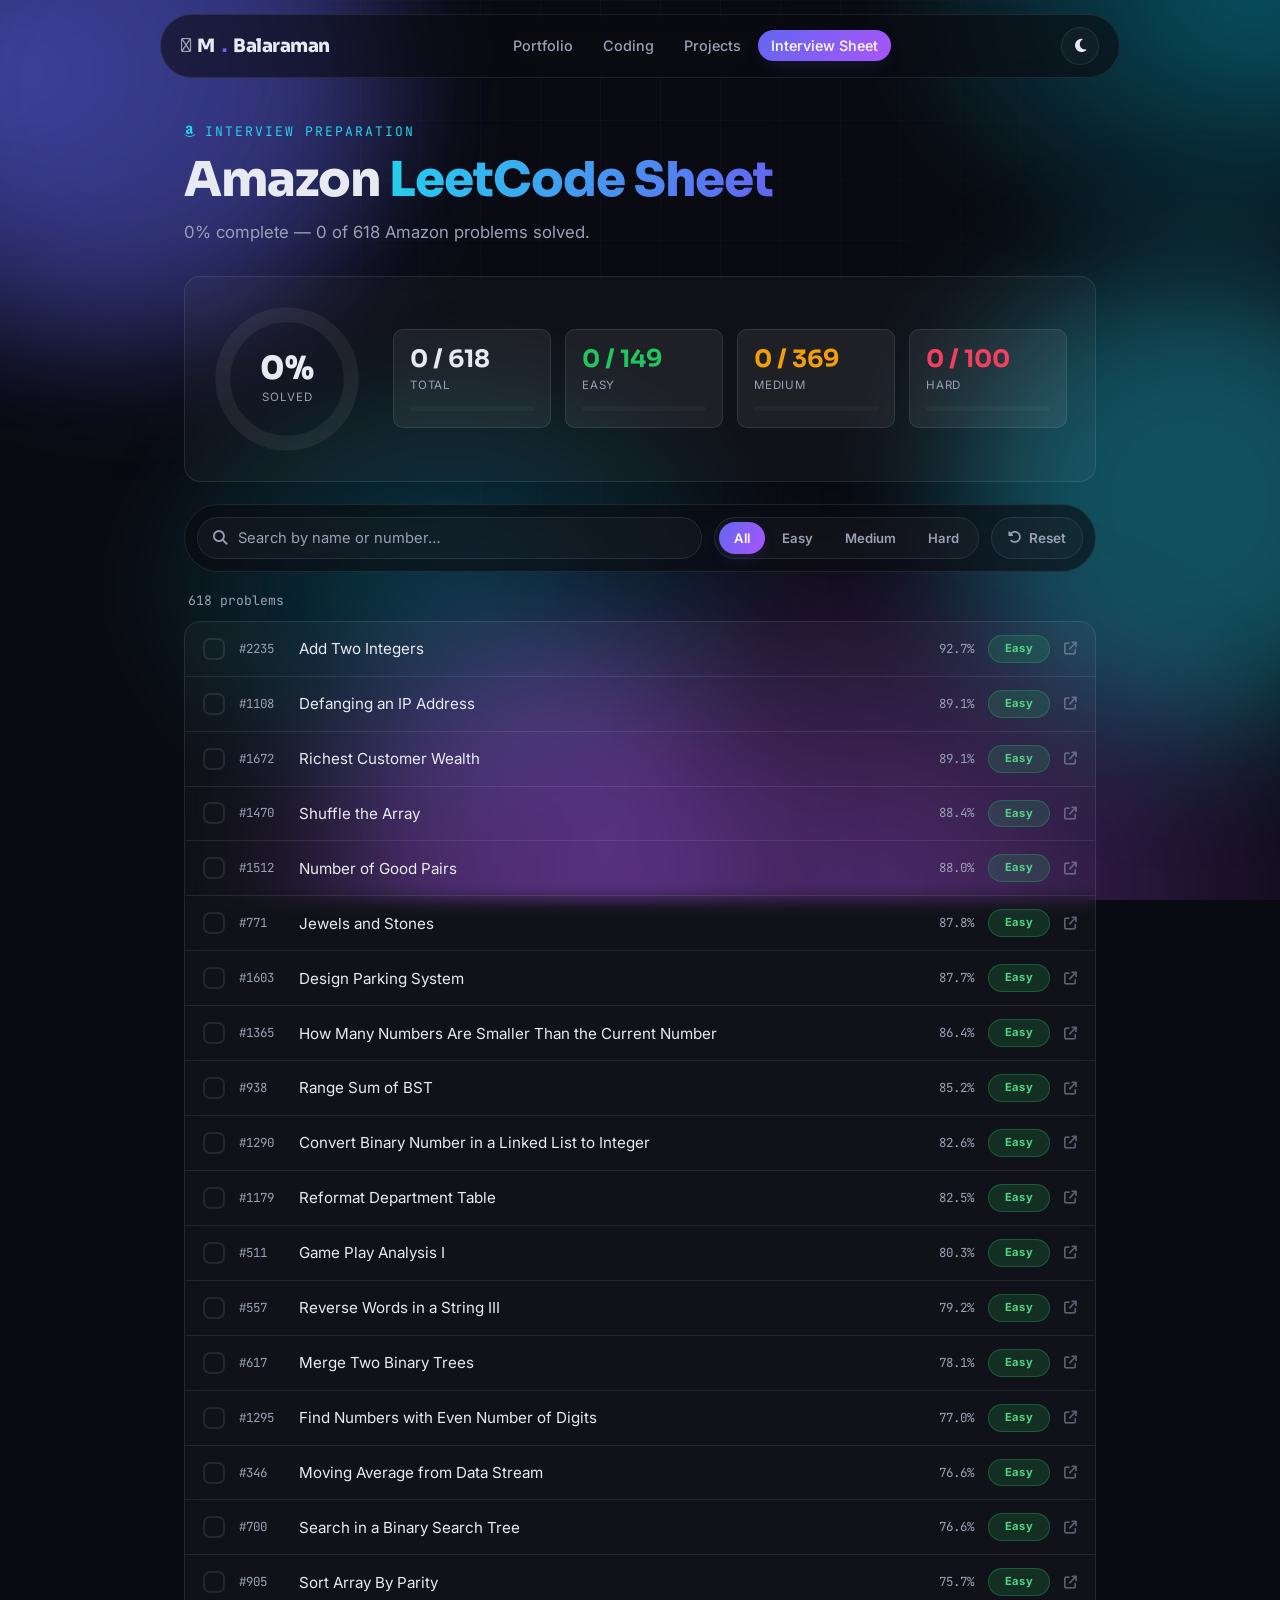
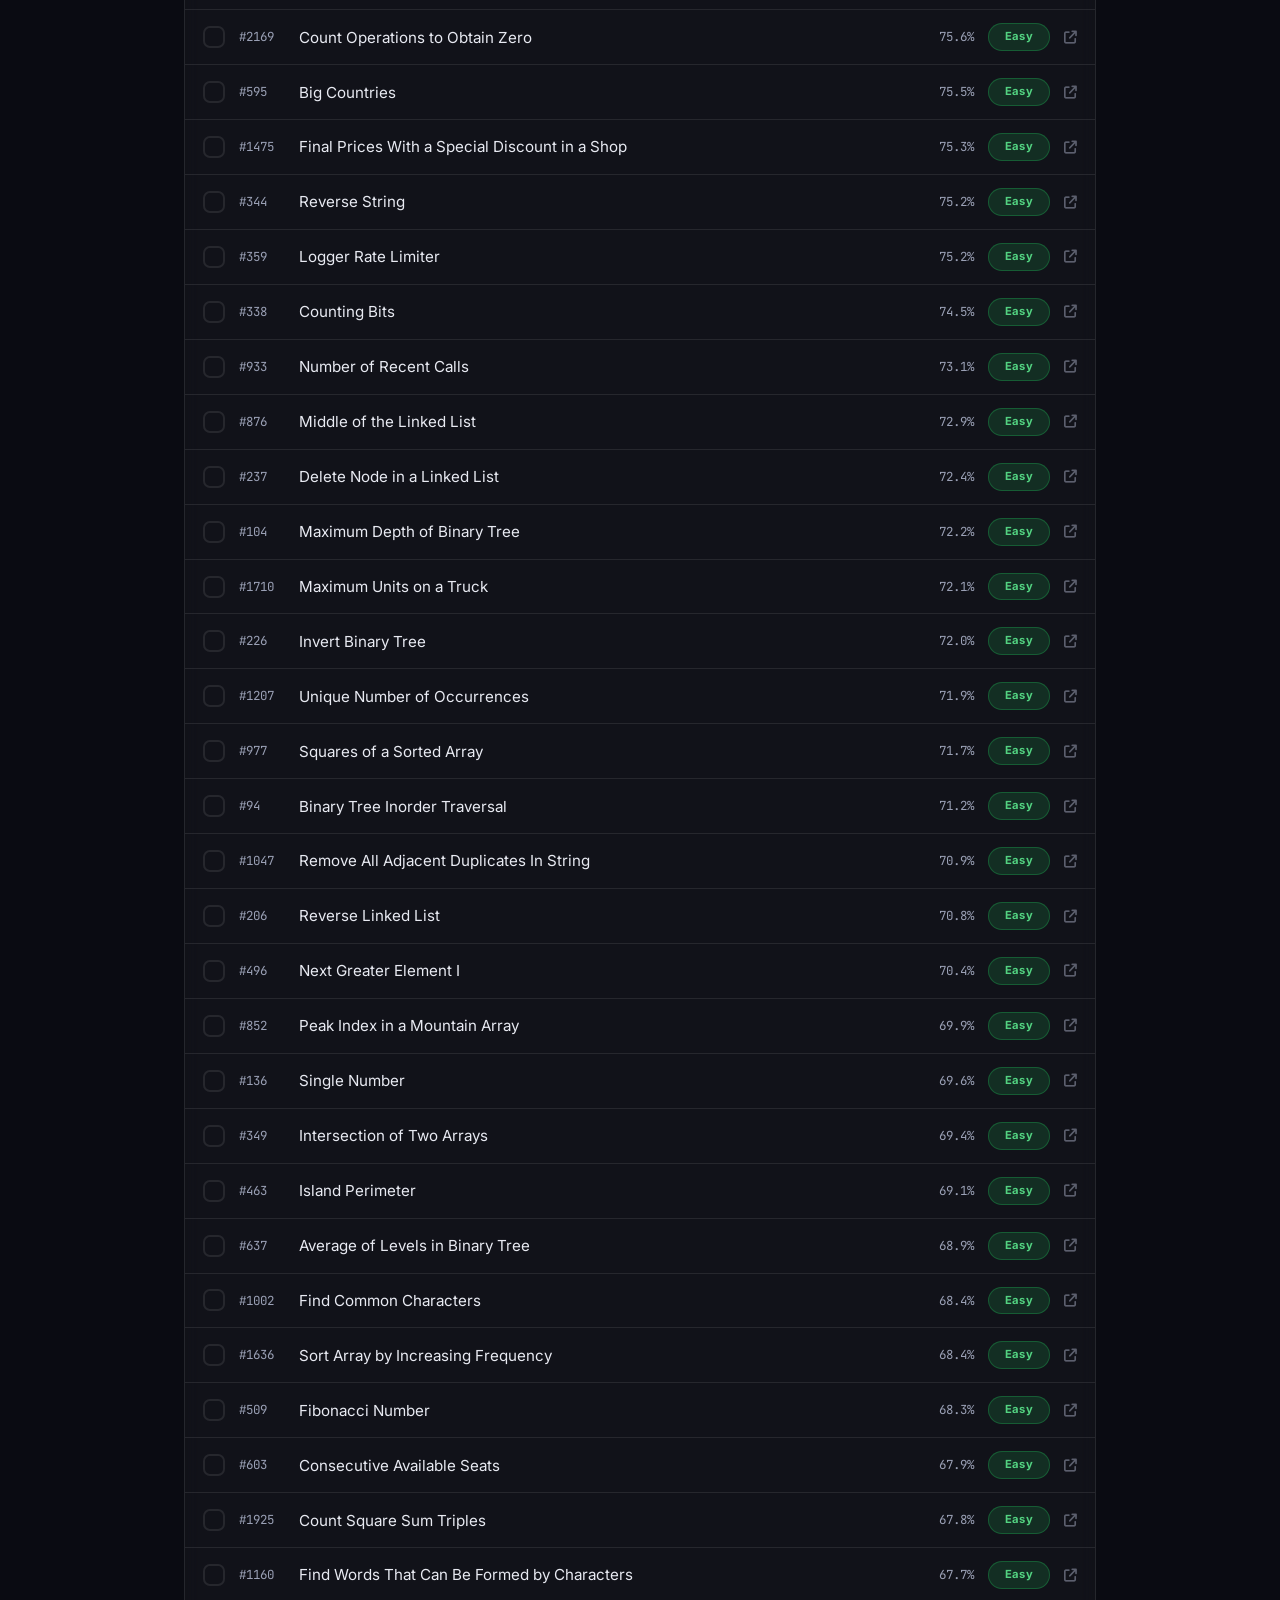
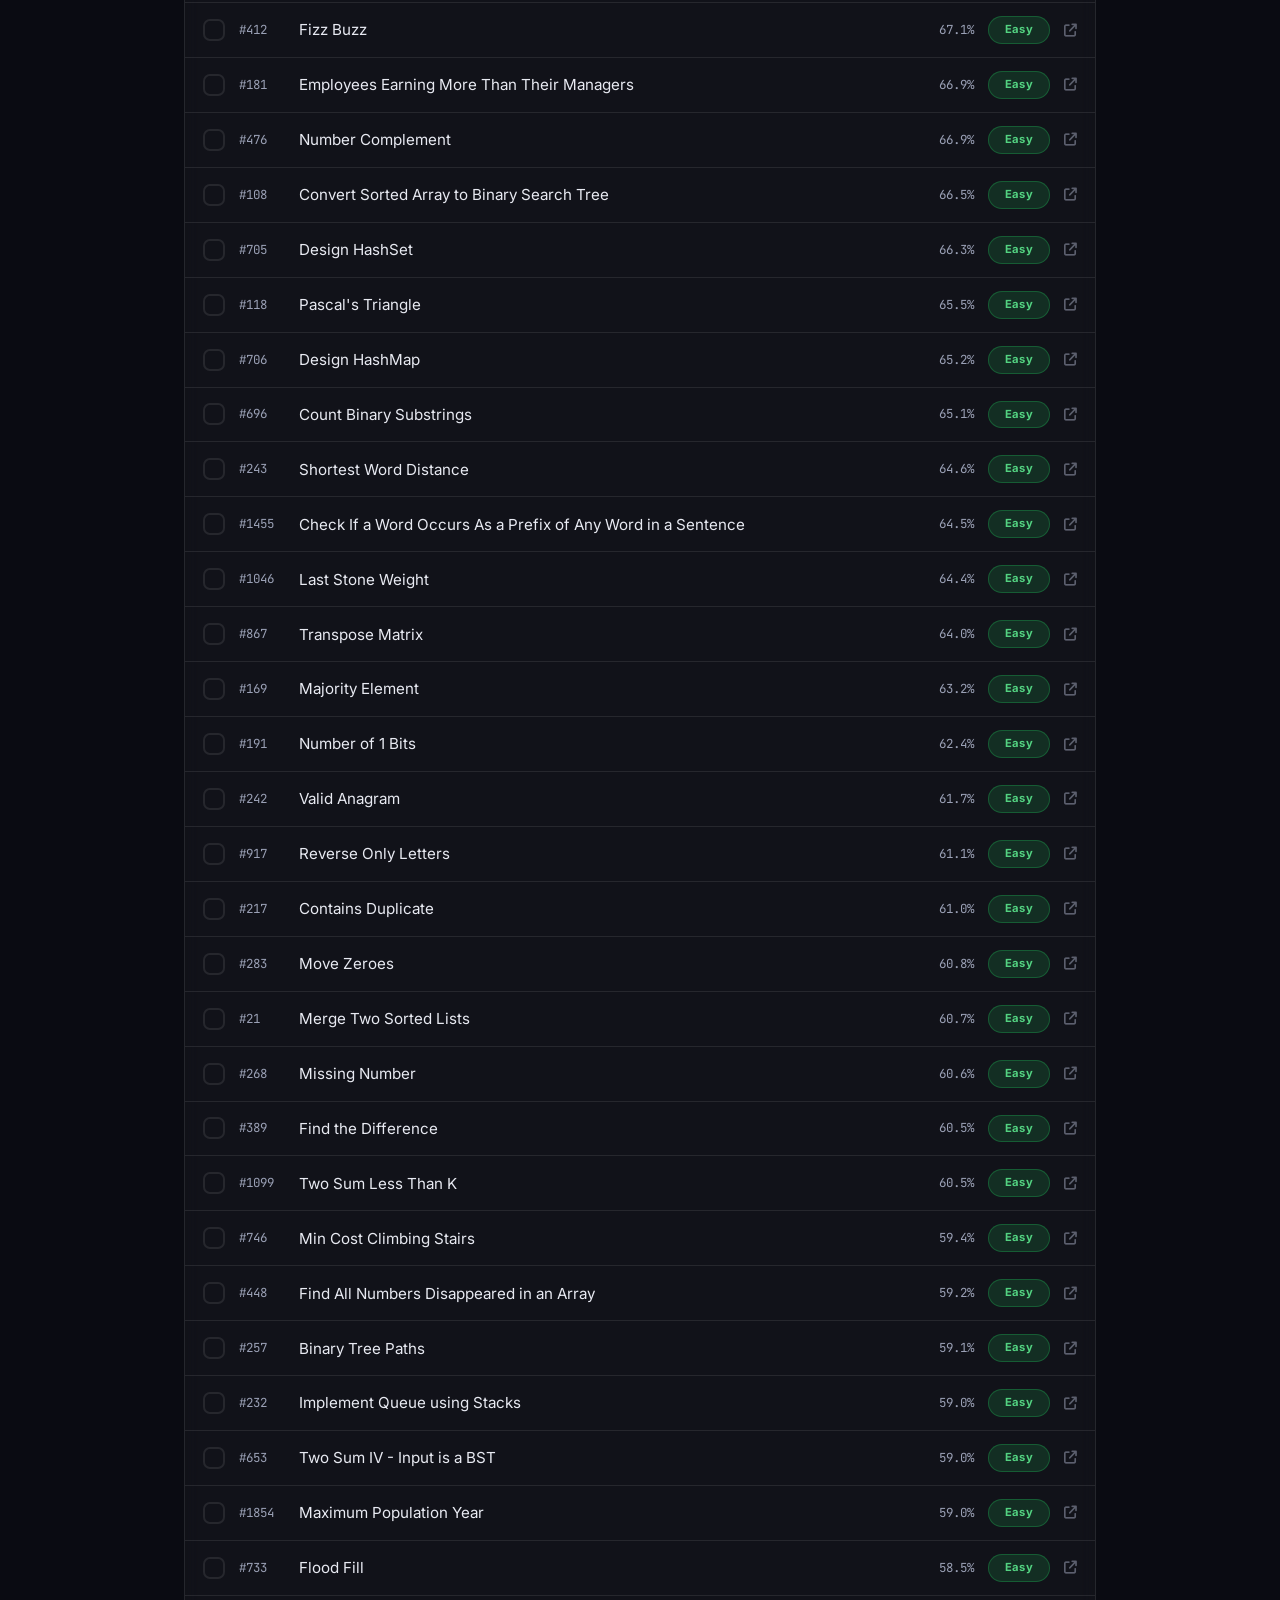
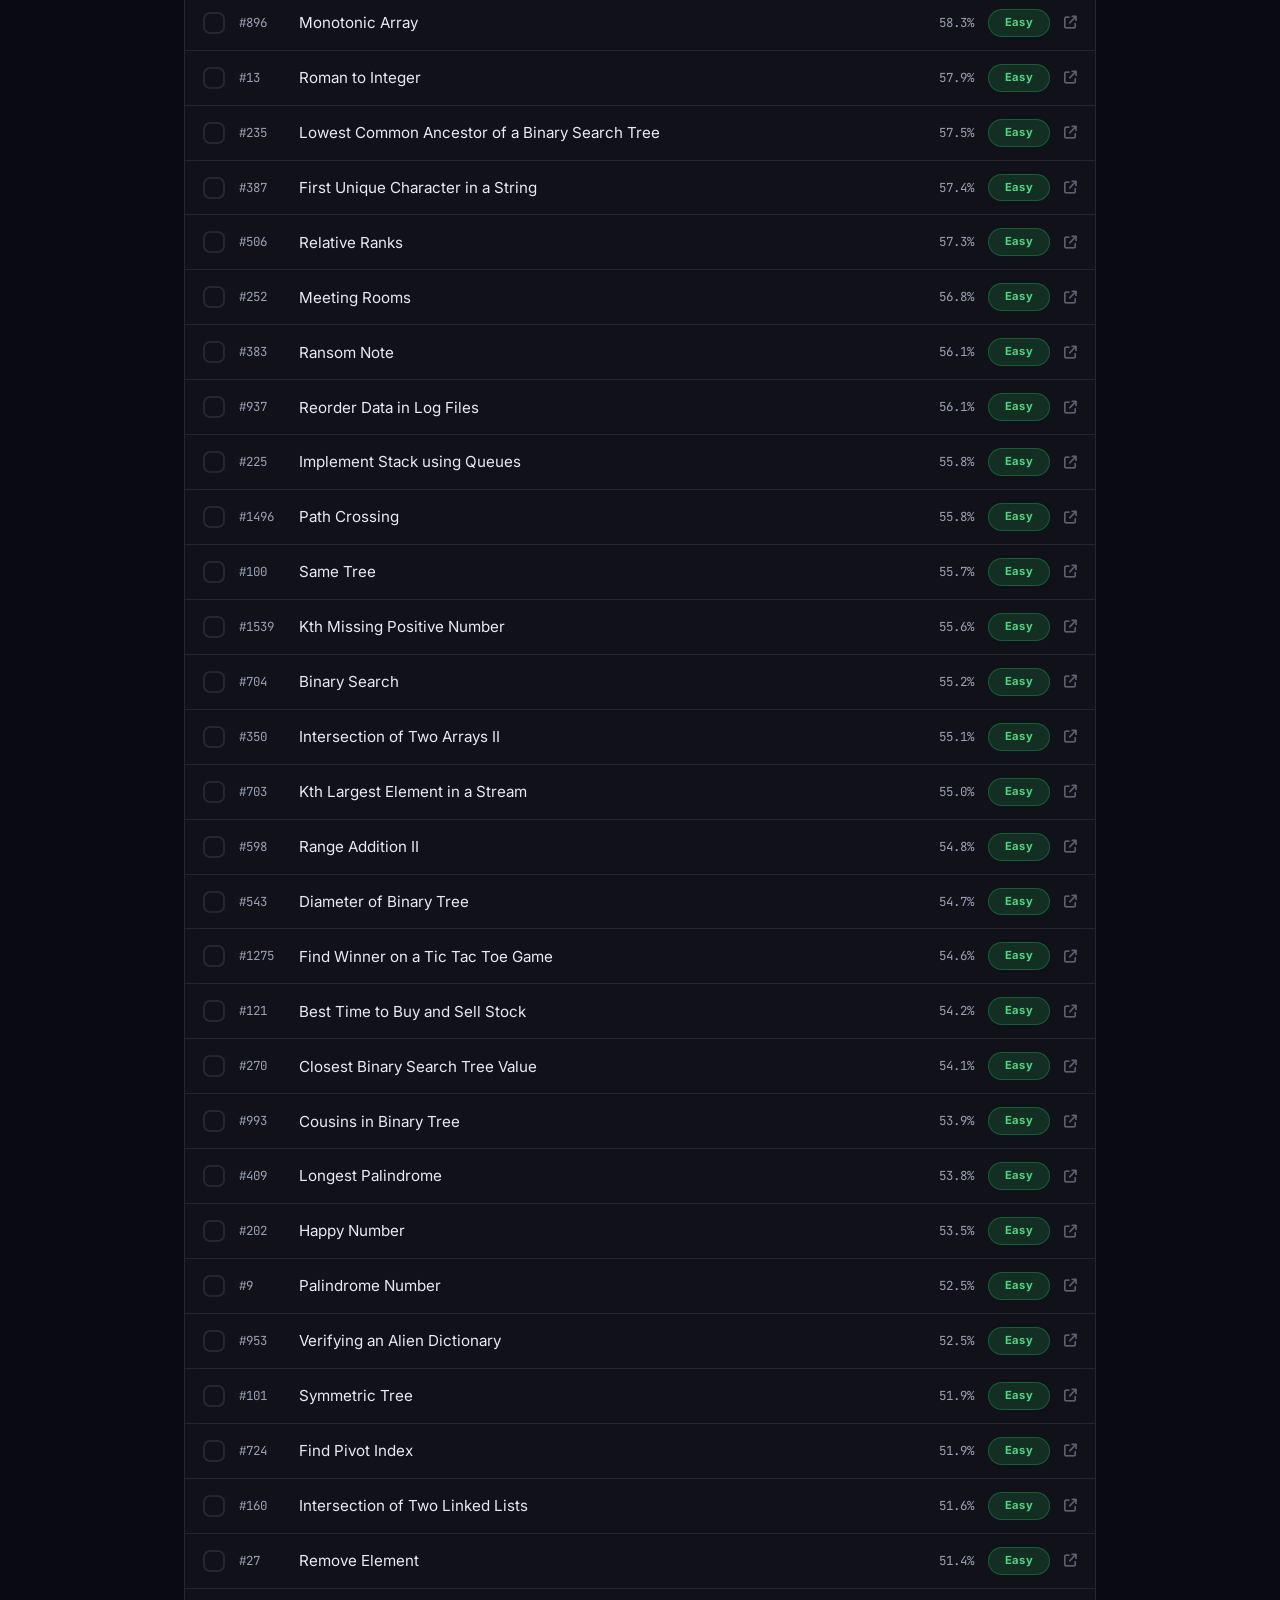
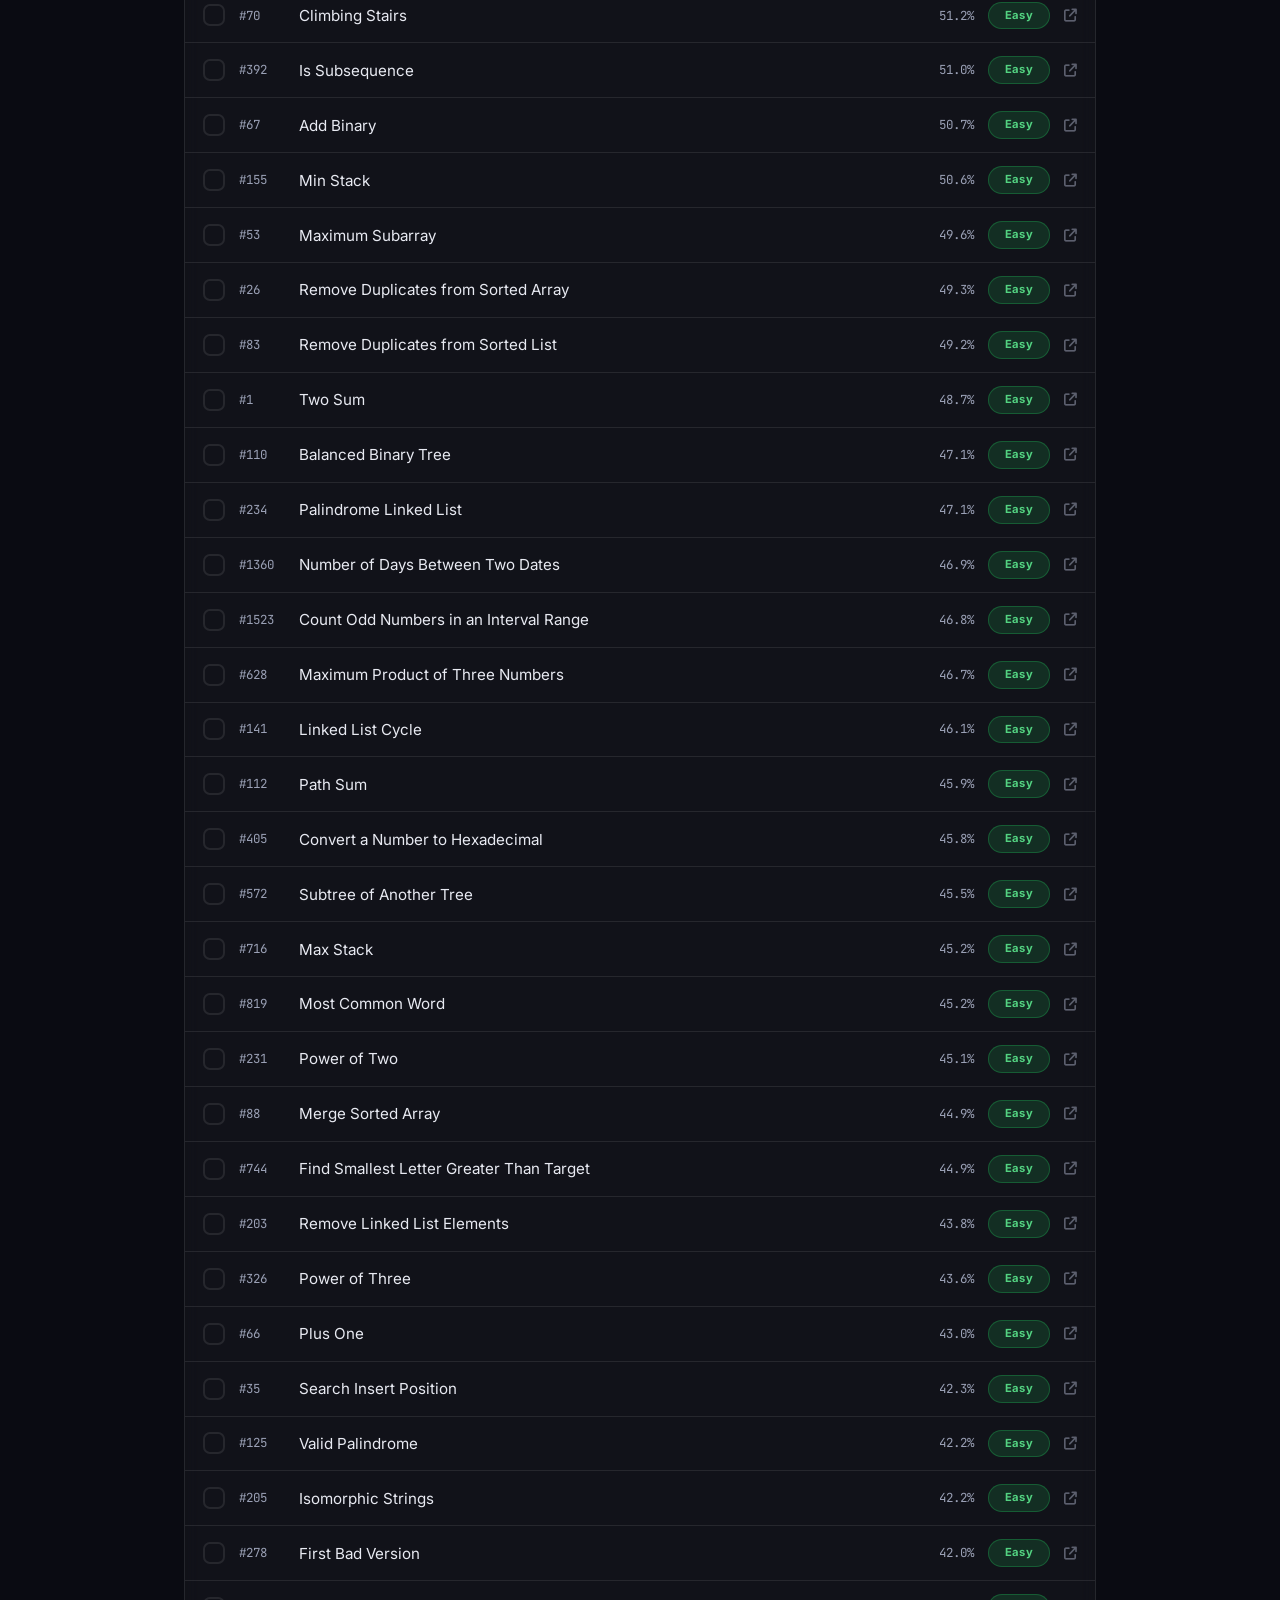
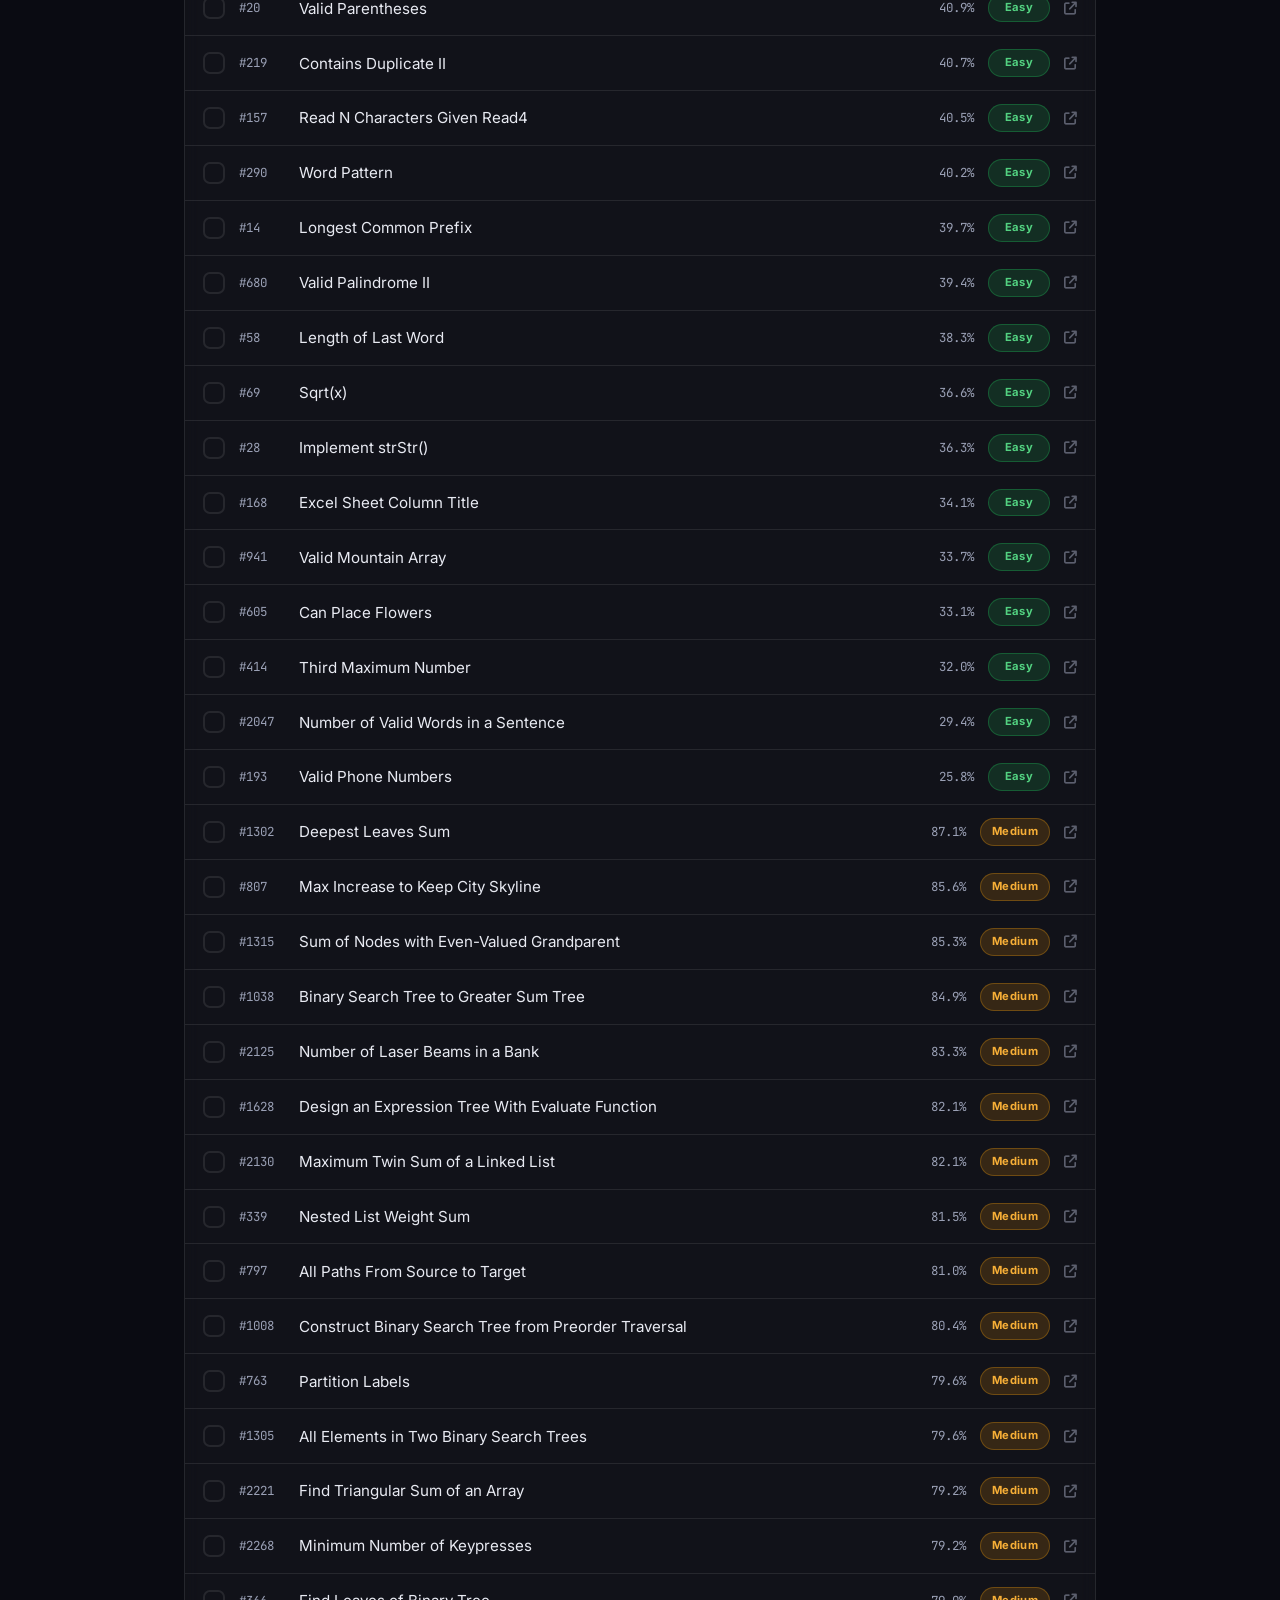
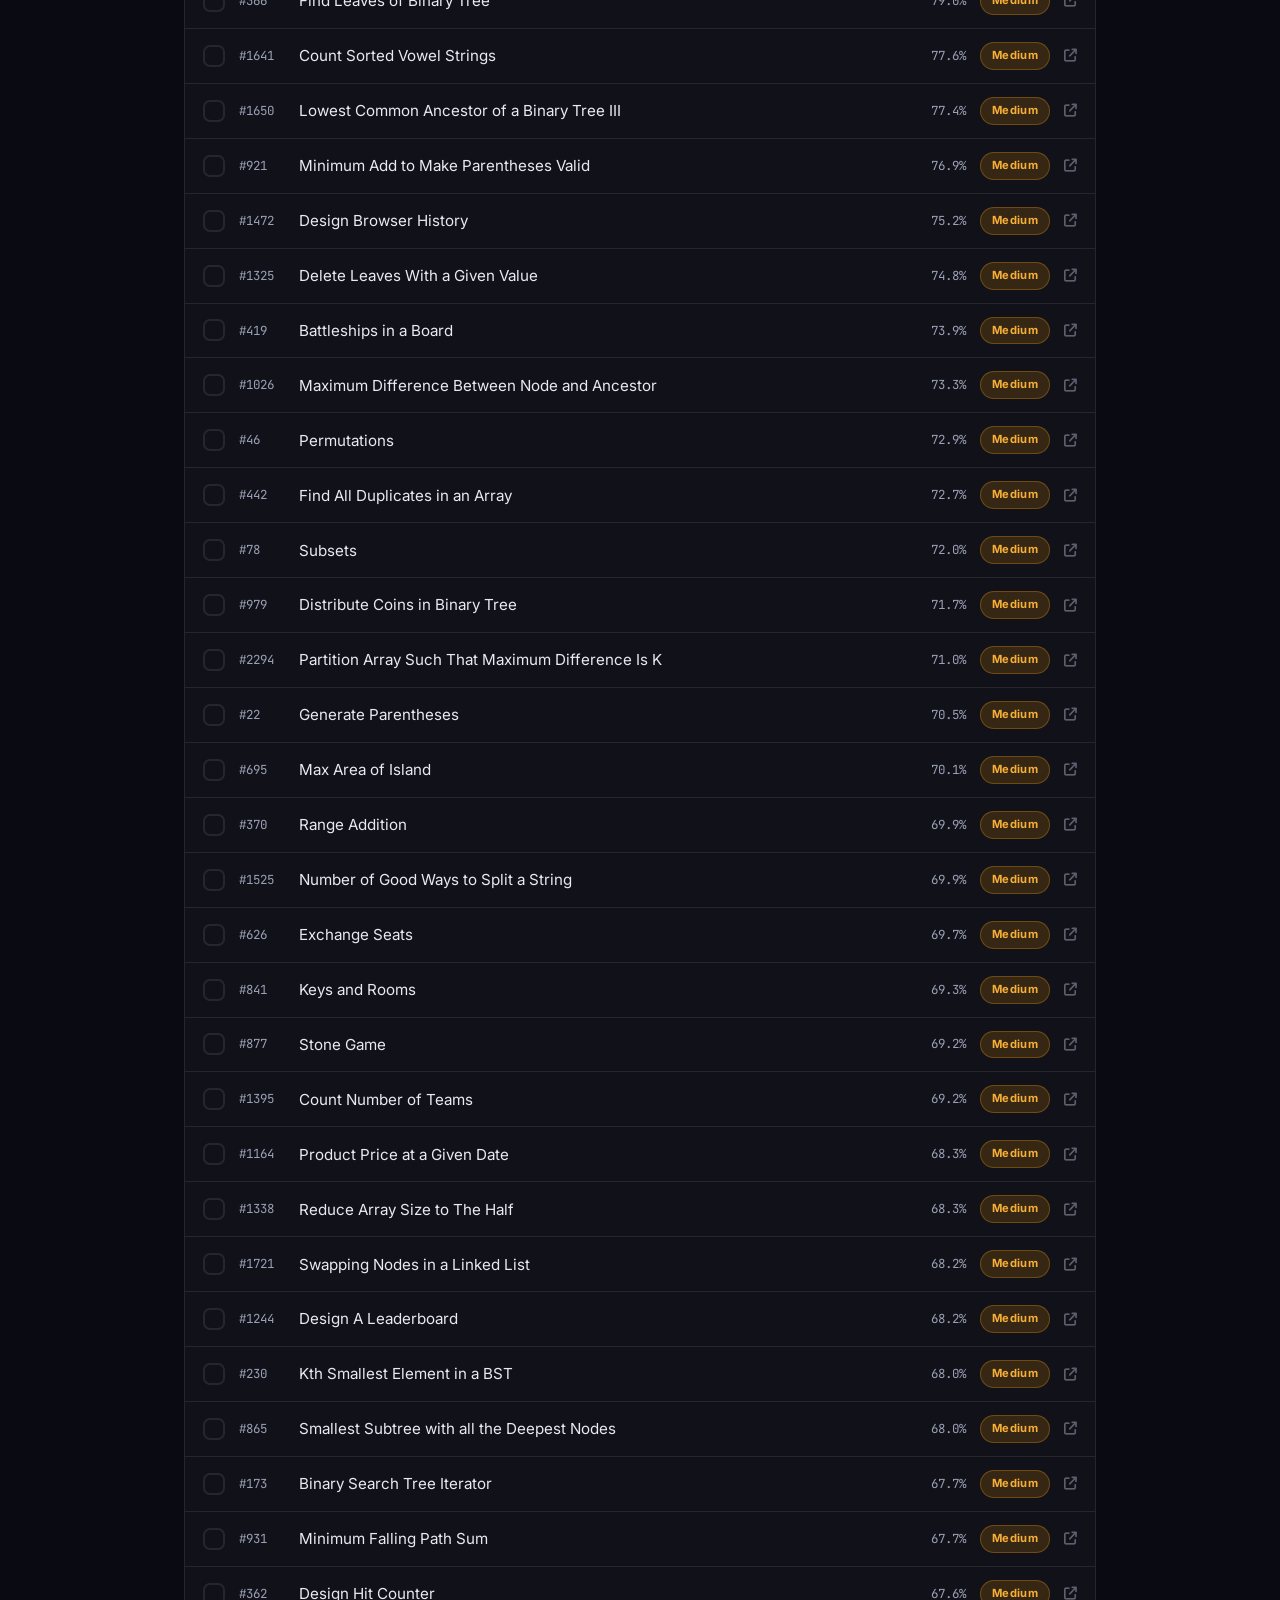
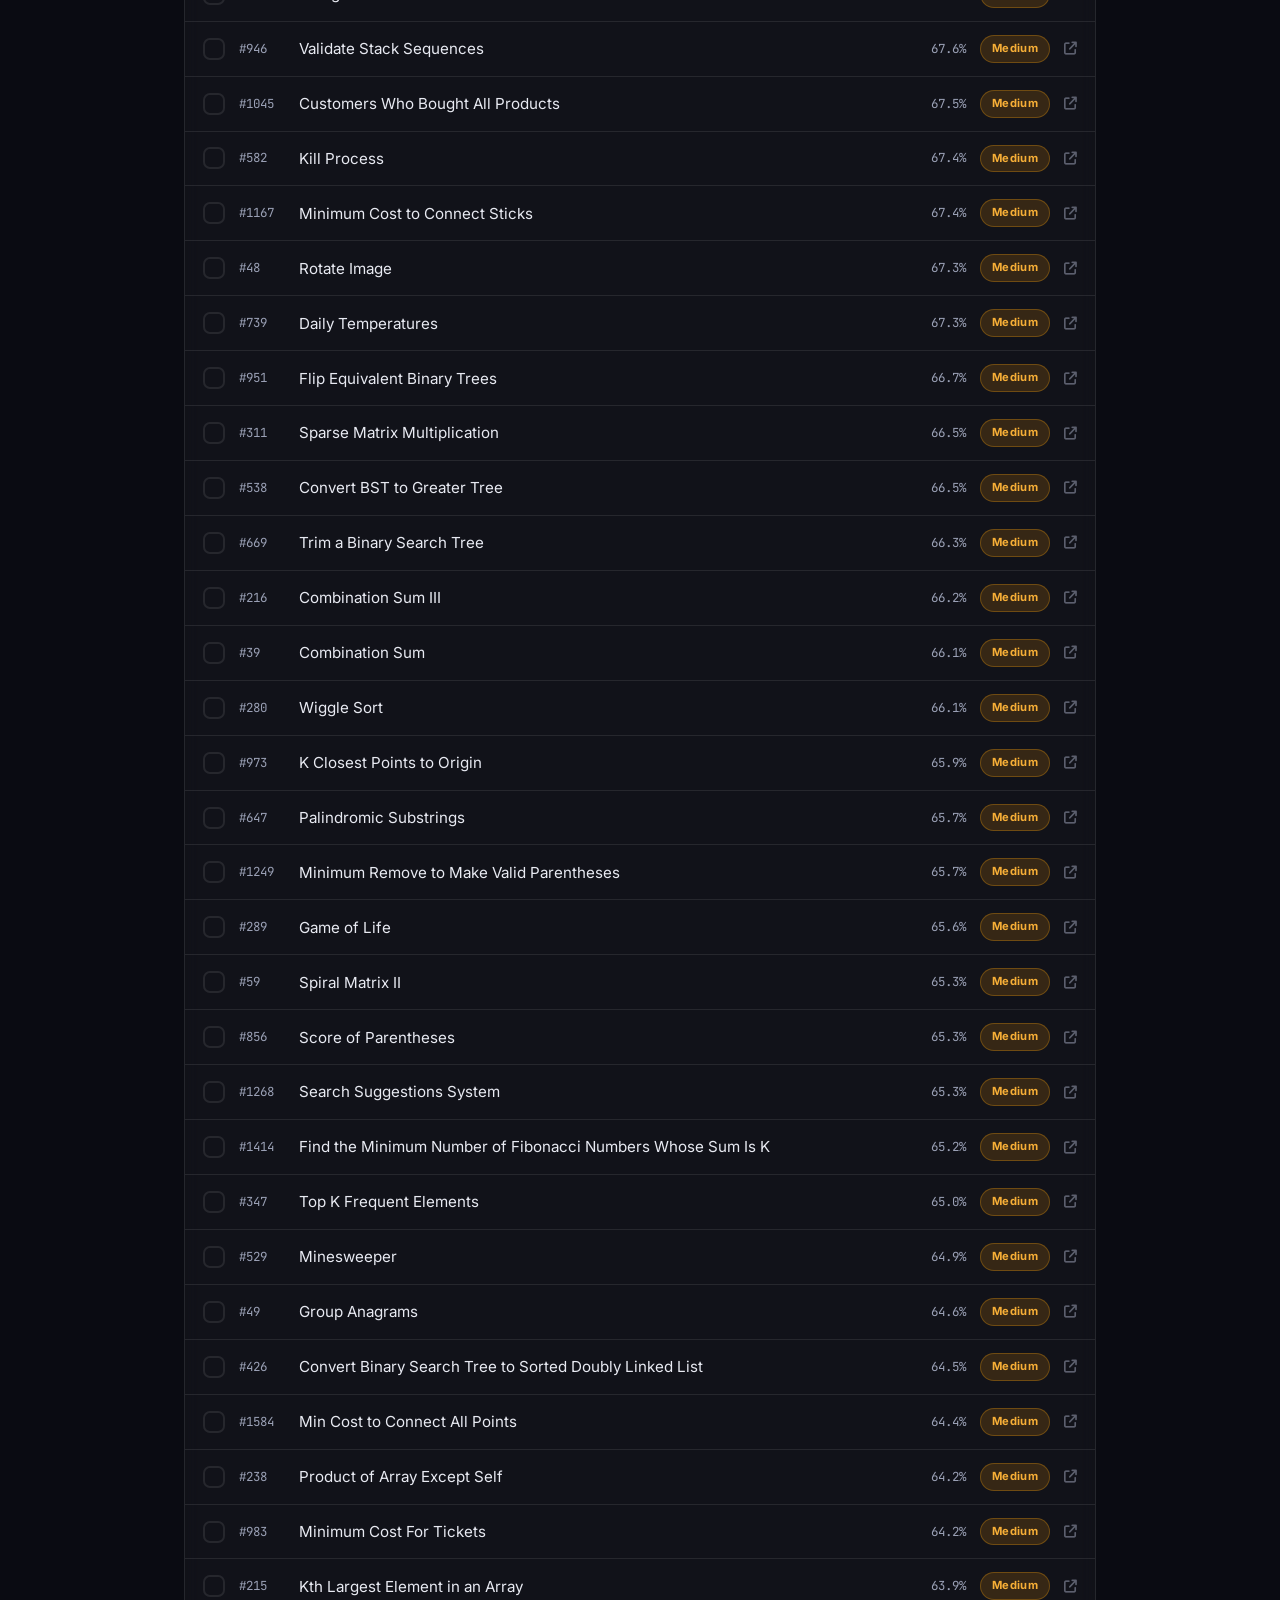
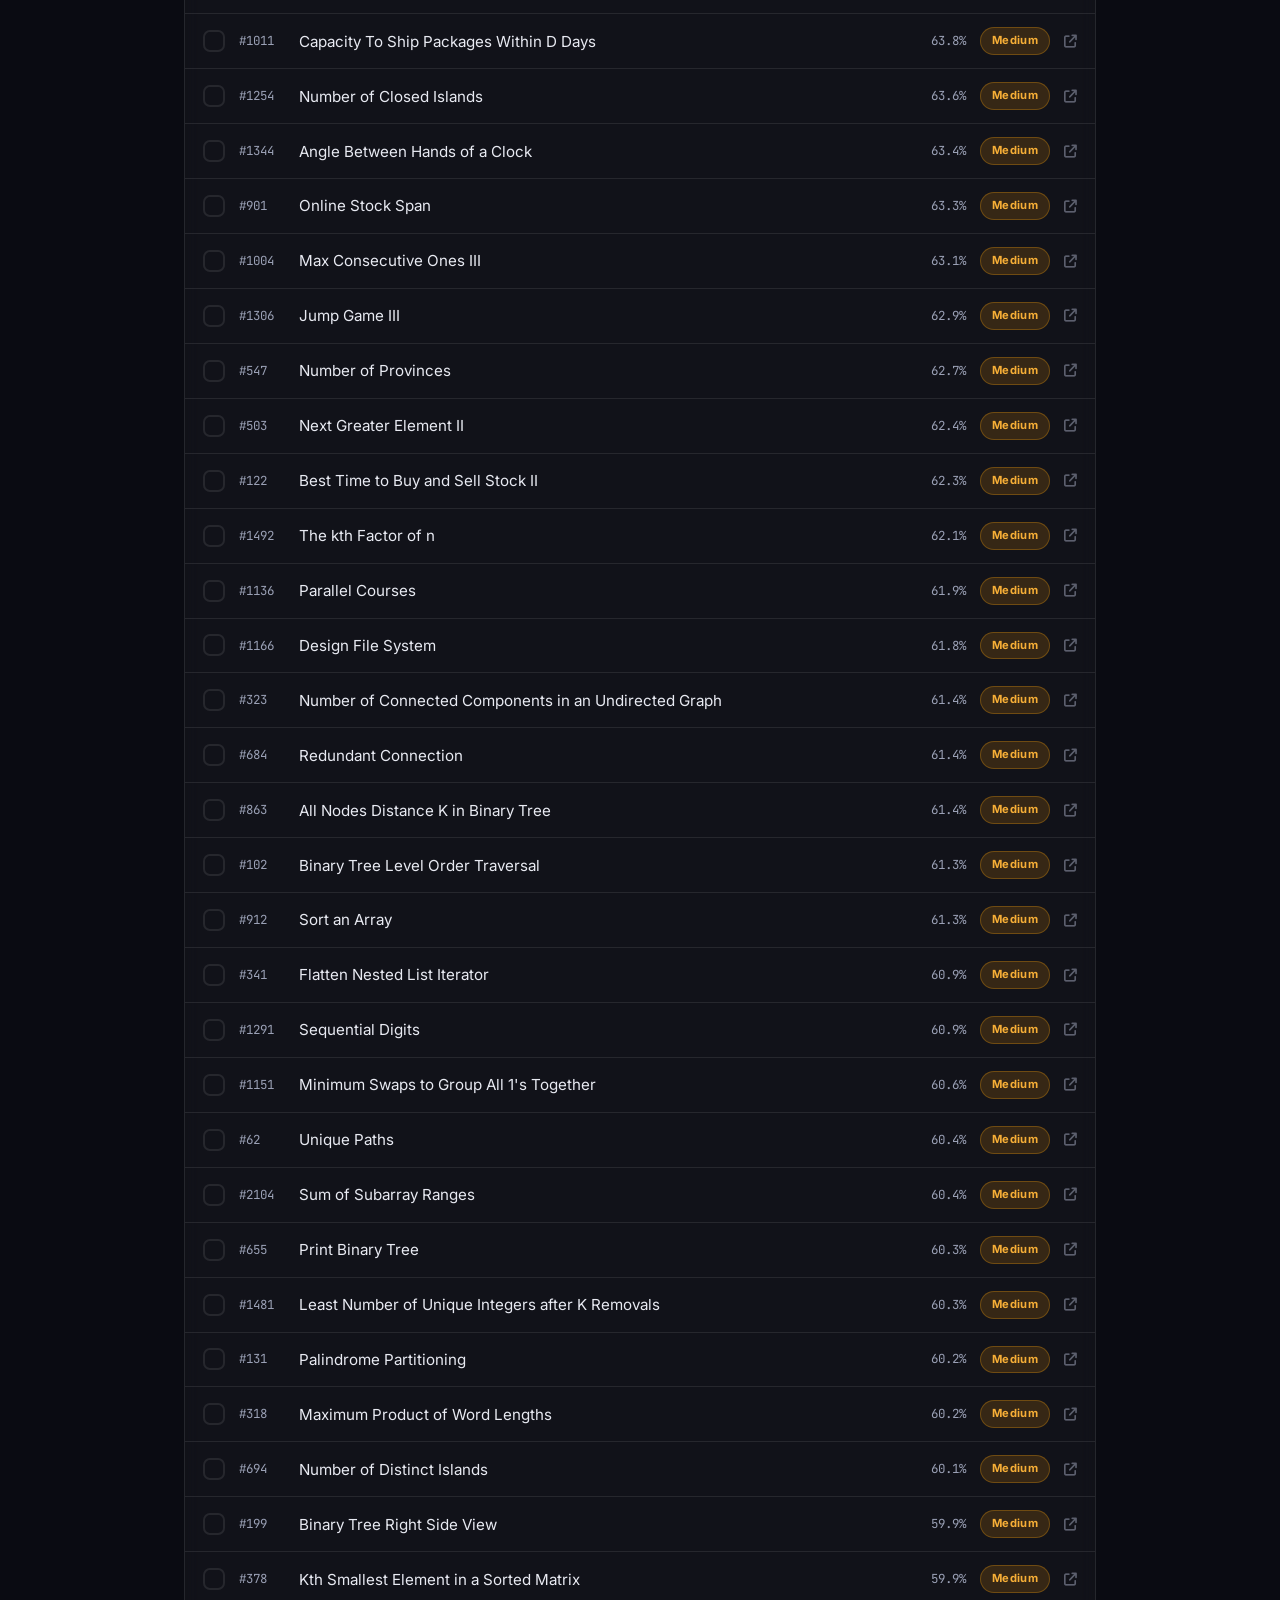
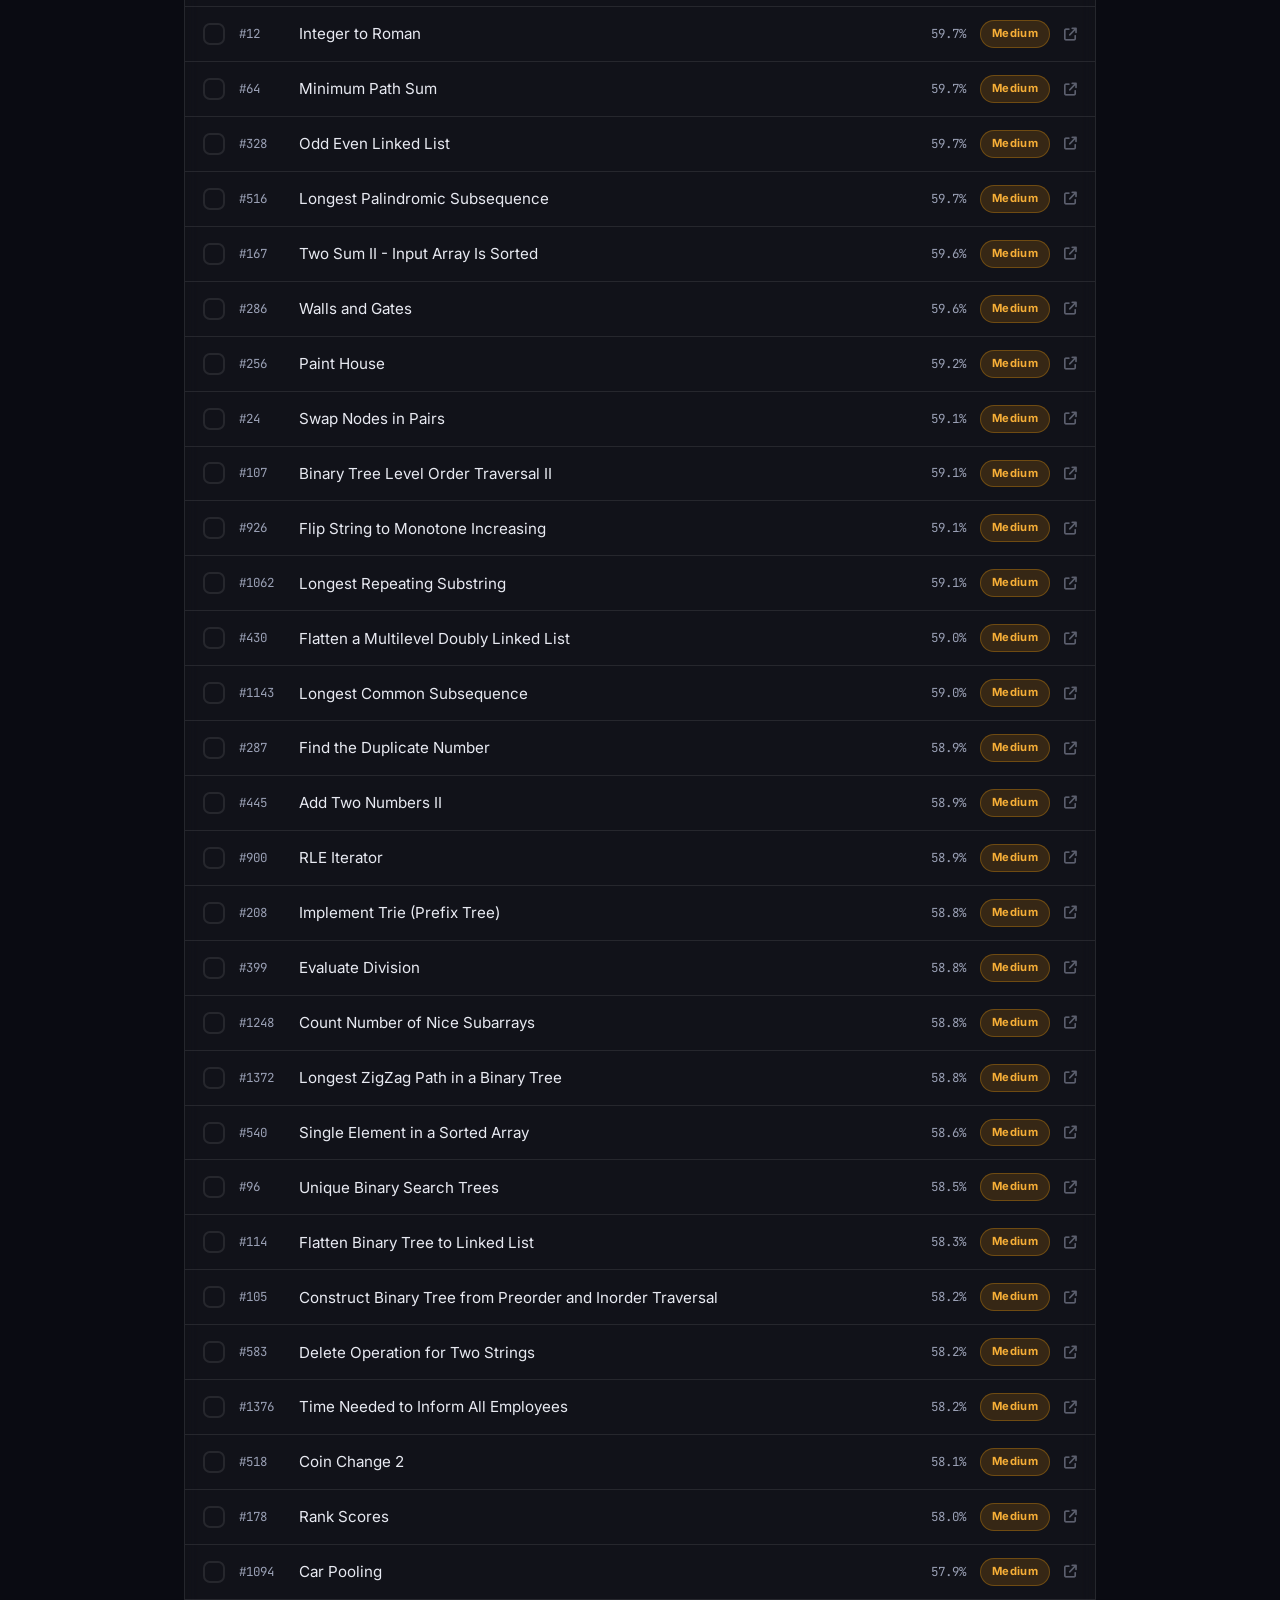
<file: amazon.html>
<!DOCTYPE html>
<html lang="en" data-theme="dark">
<head>
    <meta charset="UTF-8" />
    <meta name="viewport" content="width=device-width, initial-scale=1.0" />
    <meta name="description" content="Amazon interview prep — a curated LeetCode problem sheet with live progress tracking, by M Balaraman." />
    <meta name="author" content="M Balaraman" />
    <title>Amazon Interview Sheet | M Balaraman</title>
    <script>
        /* set theme before first paint to avoid a flash of the wrong theme (shared with portfolio) */
        (function () {
            try {
                var t = localStorage.getItem("theme");
                if (t) document.documentElement.setAttribute("data-theme", t);
            } catch (e) {}
        })();
    </script>
    <meta name="theme-color" content="#0a0b12" />

    <link rel="preconnect" href="https://fonts.googleapis.com" />
    <link rel="preconnect" href="https://fonts.gstatic.com" crossorigin />
    <link href="https://fonts.googleapis.com/css2?family=Sora:wght@400;500;600;700;800&family=Inter:wght@300;400;500;600;700&family=JetBrains+Mono:wght@400;500&display=swap" rel="stylesheet" />
    <link rel="stylesheet" href="https://cdnjs.cloudflare.com/ajax/libs/font-awesome/6.5.1/css/all.min.css" integrity="sha512-DTOQO9RWCH3ppGqcWaEA1BIZOC6xxalwEsw9c2QQeAIftl+Vegovlnee1c9QX4TctnWMn13TZye+giMm8e2LwA==" crossorigin="anonymous" referrerpolicy="no-referrer" />

    <style>
        /* ============================================================
           THEME TOKENS  (shared design language with the portfolio)
        ============================================================ */
        :root {
            --font-display: "Sora", system-ui, sans-serif;
            --font-body: "Inter", system-ui, sans-serif;
            --font-mono: "JetBrains Mono", monospace;

            --accent: #6366f1;
            --accent-2: #22d3ee;
            --accent-3: #a855f7;
            --gradient: linear-gradient(120deg, var(--accent-2), var(--accent), var(--accent-3));

            --easy: #22c55e;
            --med:  #f59e0b;
            --hard: #f43f5e;

            --radius: 16px;
            --radius-sm: 10px;
            --maxw: 960px;
            --ease: cubic-bezier(0.16, 1, 0.3, 1);
            --shadow: 0 20px 50px -20px rgba(0, 0, 0, 0.45);
        }

        html[data-theme="dark"] {
            --bg: #0a0b12;
            --bg-2: #10121d;
            --surface: rgba(255, 255, 255, 0.03);
            --surface-2: rgba(255, 255, 255, 0.06);
            --border: rgba(255, 255, 255, 0.09);
            --text: #e8eaf2;
            --text-dim: #9aa0b5;
            --nav-bg: rgba(10, 11, 18, 0.6);
            --glow: rgba(99, 102, 241, 0.25);
        }

        html[data-theme="light"] {
            --bg: #f6f7fb;
            --bg-2: #eef0f7;
            --surface: #ffffff;
            --surface-2: #eef1f8;
            --border: rgba(15, 23, 42, 0.12);
            --text: #14161f;
            --text-dim: #55607a;
            --nav-bg: rgba(246, 247, 251, 0.72);
            --glow: rgba(99, 102, 241, 0.18);
            --accent-2: #0e7490;
        }

        html[data-theme="light"] .tile,
        html[data-theme="light"] .dash,
        html[data-theme="light"] .list { box-shadow: 0 6px 20px -12px rgba(15, 23, 42, 0.18); }
        html[data-theme="light"] .prob-title { color: #4f46e5; }
        html[data-theme="light"] .chip.E { color: #15803d; }
        html[data-theme="light"] .chip.M { color: #b45309; }
        html[data-theme="light"] .chip.H { color: #be123c; }

        /* ============================================================
           BASE
        ============================================================ */
        *, *::before, *::after { box-sizing: border-box; margin: 0; padding: 0; }
        html { scroll-behavior: smooth; }
        body {
            font-family: var(--font-body);
            background: var(--bg);
            color: var(--text);
            line-height: 1.6;
            overflow-x: hidden;
            transition: background 0.5s var(--ease), color 0.5s var(--ease);
            -webkit-font-smoothing: antialiased;
        }

        .bg-fx { position: fixed; inset: 0; z-index: -2; overflow: hidden; }
        .aurora {
            position: absolute; inset: -25%; pointer-events: none;
            background:
                radial-gradient(38% 40% at 18% 22%, rgba(99, 102, 241, 0.40), transparent 60%),
                radial-gradient(34% 36% at 82% 16%, rgba(34, 211, 238, 0.34), transparent 60%),
                radial-gradient(42% 44% at 62% 82%, rgba(168, 85, 247, 0.36), transparent 62%),
                radial-gradient(30% 32% at 40% 60%, rgba(34, 211, 238, 0.22), transparent 60%);
            filter: blur(30px) saturate(130%);
            animation: aurora-drift 26s ease-in-out infinite alternate;
            will-change: transform;
        }
        html[data-theme="light"] .aurora { opacity: 0.4; }
        @keyframes aurora-drift {
            0%   { transform: translate3d(0, 0, 0) rotate(0deg) scale(1); }
            50%  { transform: translate3d(-3%, 2%, 0) rotate(4deg) scale(1.08); }
            100% { transform: translate3d(3%, -2%, 0) rotate(-3deg) scale(1.12); }
        }
        .blob {
            position: absolute; border-radius: 50%; filter: blur(70px);
            opacity: 0.35; animation: float 20s var(--ease) infinite alternate; will-change: transform;
        }
        .blob.b1 { width: 500px; height: 500px; background: var(--accent); top: -160px; left: -120px; }
        .blob.b2 { width: 460px; height: 460px; background: var(--accent-2); top: 30%; right: -140px; animation-delay: -6s; }
        .blob.b3 { width: 420px; height: 420px; background: var(--accent-3); bottom: -160px; left: 25%; animation-delay: -12s; }
        html[data-theme="light"] .blob { opacity: 0.18; }
        @keyframes float {
            0%   { transform: translate(0,0) scale(1); }
            100% { transform: translate(40px, 60px) scale(1.15); }
        }
        .grid-overlay {
            position: fixed; inset: 0; z-index: -1; pointer-events: none;
            background-image:
                linear-gradient(var(--border) 1px, transparent 1px),
                linear-gradient(90deg, var(--border) 1px, transparent 1px);
            background-size: 60px 60px;
            mask-image: radial-gradient(ellipse at 50% 0%, black, transparent 70%);
            -webkit-mask-image: radial-gradient(ellipse at 50% 0%, black, transparent 70%);
            opacity: 0.35;
        }

        a { color: inherit; text-decoration: none; }
        ::selection { background: var(--accent); color: #fff; }

        .skip-link {
            position: fixed; top: -60px; left: 16px; z-index: 1100;
            background: var(--accent); color: #fff; padding: 10px 18px; border-radius: 8px;
            font-weight: 600; transition: top 0.25s var(--ease);
        }
        .skip-link:focus { top: 16px; }
        a:focus-visible, button:focus-visible {
            outline: 2px solid var(--accent); outline-offset: 3px; border-radius: 8px;
        }

        #scroll-progress {
            position: fixed; top: 0; left: 0; height: 3px; width: 0%;
            background: var(--gradient); z-index: 1000;
        }

        .wrap { max-width: var(--maxw); margin: 0 auto; padding: 0 24px; }

        /* ============================================================
           NAV  (same glass pill as portfolio)
        ============================================================ */
        nav {
            position: fixed; top: 14px; left: 50%; transform: translateX(-50%);
            width: min(960px, calc(100% - 28px)); z-index: 900;
            display: flex; align-items: center; justify-content: space-between;
            padding: 12px 20px; border-radius: 999px;
            background: var(--nav-bg); backdrop-filter: blur(12px); -webkit-backdrop-filter: blur(12px);
            border: 1px solid var(--border);
            transition: padding 0.4s var(--ease), box-shadow 0.4s var(--ease), background 0.4s var(--ease);
        }
        nav.scrolled { padding: 8px 20px; box-shadow: var(--shadow); }
        .logo { font-family: var(--font-display); font-weight: 800; font-size: 1.15rem; letter-spacing: -0.5px; display: inline-flex; align-items: center; gap: 7px; }
        .logo span { color: var(--accent); }
        .logo .back { font-size: 0.85rem; color: var(--text-dim); font-weight: 500; }
        .nav-links { display: flex; align-items: center; gap: 4px; list-style: none; }
        .nav-links a {
            font-size: 0.9rem; font-weight: 500; color: var(--text-dim);
            padding: 7px 13px; border-radius: 999px; position: relative;
            transition: color 0.25s, background 0.25s, transform 0.25s;
        }
        .nav-links a:hover { color: var(--text); background: var(--surface-2); }
        .nav-links a.active {
            background: linear-gradient(120deg, var(--accent), var(--accent-3));
            color: #fff; box-shadow: 0 8px 20px -8px var(--glow);
        }
        .nav-links a.active:hover { color: #fff; transform: translateY(-1px); }
        .nav-right { display: flex; align-items: center; gap: 10px; }
        .icon-btn {
            width: 38px; height: 38px; border-radius: 50%; border: 1px solid var(--border);
            background: var(--surface); color: var(--text); cursor: pointer;
            display: grid; place-items: center; font-size: 0.95rem;
            transition: transform 0.3s var(--ease), background 0.3s, border-color 0.3s, color 0.3s;
        }
        .icon-btn:hover { transform: translateY(-2px) rotate(-8deg); border-color: var(--accent); color: var(--accent); }
        .burger { display: none; }

        /* ============================================================
           PAGE HEAD
        ============================================================ */
        main { padding-top: 118px; padding-bottom: 90px; }
        .eyebrow {
            font-family: var(--font-mono); font-size: 0.82rem; letter-spacing: 2px;
            text-transform: uppercase; color: var(--accent-2); display: inline-flex; align-items: center; gap: 8px; margin-bottom: 12px;
        }
        .page-head h1 { font-family: var(--font-display); font-size: clamp(2rem, 5vw, 3rem); font-weight: 800; line-height: 1.1; letter-spacing: -1px; }
        .page-head h1 .grad { background: var(--gradient); -webkit-background-clip: text; background-clip: text; color: transparent; background-size: 200% auto; animation: shimmer 6s linear infinite; }
        @keyframes shimmer { to { background-position: 200% center; } }
        .page-head p.sub { color: var(--text-dim); margin-top: 12px; max-width: 620px; font-size: 1.05rem; }

        /* ============================================================
           DASHBOARD:  progress ring + difficulty tiles
        ============================================================ */
        .dash {
            display: grid; grid-template-columns: auto 1fr; gap: 32px; align-items: center;
            background: var(--surface); border: 1px solid var(--border); border-radius: var(--radius);
            padding: 28px; margin: 30px 0 22px; backdrop-filter: blur(8px);
        }
        .ring-wrap { position: relative; width: 148px; height: 148px; flex-shrink: 0; }
        .ring-wrap svg { width: 100%; height: 100%; transform: rotate(-90deg); }
        .ring-track { fill: none; stroke: var(--surface-2); stroke-width: 12; }
        .ring-fill {
            fill: none; stroke: url(#ringGrad); stroke-width: 12; stroke-linecap: round;
            transition: stroke-dashoffset 0.9s var(--ease);
        }
        .ring-center { position: absolute; inset: 0; display: grid; place-content: center; text-align: center; }
        .ring-center .pct { font-family: var(--font-display); font-size: 2rem; font-weight: 800; line-height: 1; }
        .ring-center .pct-lbl { font-size: 0.72rem; color: var(--text-dim); text-transform: uppercase; letter-spacing: 1px; margin-top: 4px; }

        .tiles { display: grid; grid-template-columns: repeat(4, 1fr); gap: 14px; }
        .tile {
            background: var(--surface-2); border: 1px solid var(--border); border-radius: var(--radius-sm);
            padding: 16px; position: relative; overflow: hidden;
            transition: transform 0.3s var(--ease), border-color 0.3s;
        }
        .tile:hover { transform: translateY(-3px); border-color: var(--accent); }
        .tile .t-num { font-family: var(--font-display); font-size: 1.5rem; font-weight: 700; line-height: 1.1; }
        .tile .t-lbl { font-size: 0.72rem; text-transform: uppercase; letter-spacing: 0.8px; color: var(--text-dim); margin-top: 3px; }
        .tile .t-bar { height: 5px; border-radius: 99px; background: var(--surface); margin-top: 12px; overflow: hidden; }
        .tile .t-bar span { display: block; height: 100%; border-radius: 99px; width: 0%; transition: width 0.9s var(--ease); }
        .tile.all  .t-num { color: var(--text); }        .tile.all  .t-bar span { background: var(--gradient); }
        .tile.easy .t-num { color: var(--easy); }         .tile.easy .t-bar span { background: var(--easy); }
        .tile.med  .t-num { color: var(--med); }          .tile.med  .t-bar span { background: var(--med); }
        .tile.hard .t-num { color: var(--hard); }         .tile.hard .t-bar span { background: var(--hard); }

        /* ============================================================
           CONTROLS:  search + segmented filter + reset
        ============================================================ */
        .controls {
            display: flex; gap: 12px; align-items: center; flex-wrap: wrap;
            position: sticky; top: 82px; z-index: 50;
            padding: 12px; margin-bottom: 18px; border-radius: 999px;
            background: var(--nav-bg); backdrop-filter: blur(12px); -webkit-backdrop-filter: blur(12px);
            border: 1px solid var(--border);
        }
        .search { flex: 1; min-width: 200px; position: relative; }
        .search i { position: absolute; left: 16px; top: 50%; transform: translateY(-50%); color: var(--text-dim); font-size: 0.9rem; pointer-events: none; }
        .search input {
            width: 100%; height: 42px; padding: 0 14px 0 40px; font-size: 0.92rem; font-family: var(--font-body);
            background: var(--surface); border: 1px solid var(--border); border-radius: 999px; color: var(--text); outline: none;
            transition: border-color 0.25s, background 0.25s;
        }
        .search input::placeholder { color: var(--text-dim); }
        .search input:focus { border-color: var(--accent); background: var(--surface-2); }

        .seg { position: relative; display: flex; gap: 2px; padding: 4px; background: var(--surface); border: 1px solid var(--border); border-radius: 999px; }
        .seg button {
            position: relative; z-index: 1; border: none; background: none; cursor: pointer;
            font-family: var(--font-body); font-size: 0.82rem; font-weight: 600; color: var(--text-dim);
            padding: 8px 15px; border-radius: 999px; transition: color 0.25s;
        }
        .seg button.active { color: #fff; }
        .seg .seg-ind {
            position: absolute; top: 4px; left: 4px; height: calc(100% - 8px); border-radius: 999px;
            background: linear-gradient(120deg, var(--accent), var(--accent-3));
            box-shadow: 0 8px 20px -8px var(--glow);
            transition: transform 0.35s var(--ease), width 0.35s var(--ease); z-index: 0;
        }
        .reset {
            display: inline-flex; align-items: center; gap: 7px; height: 42px; padding: 0 16px;
            border: 1px solid var(--border); background: var(--surface); color: var(--text-dim);
            border-radius: 999px; cursor: pointer; font-family: var(--font-body); font-size: 0.85rem; font-weight: 600;
            transition: color 0.25s, border-color 0.25s, background 0.25s;
        }
        .reset:hover { color: var(--hard); border-color: var(--hard); background: var(--surface-2); }

        /* ============================================================
           PROBLEM LIST
        ============================================================ */
        .list-meta { font-size: 0.82rem; color: var(--text-dim); margin: 0 4px 10px; font-family: var(--font-mono); }
        .list {
            background: var(--surface); border: 1px solid var(--border); border-radius: var(--radius);
            overflow: hidden; backdrop-filter: blur(8px);
        }
        .row {
            display: flex; align-items: center; gap: 14px; padding: 13px 18px;
            border-bottom: 1px solid var(--border); cursor: pointer; user-select: none;
            position: relative; transition: background 0.2s;
        }
        .row:last-child { border-bottom: none; }
        .row:hover { background: var(--surface-2); }
        .row::before {
            content: ""; position: absolute; left: 0; top: 0; bottom: 0; width: 3px;
            background: var(--gradient); opacity: 0; transition: opacity 0.25s;
        }
        .row:hover::before { opacity: 1; }
        .row.done { background: color-mix(in srgb, var(--easy) 8%, transparent); }

        .cb {
            width: 22px; height: 22px; border: 2px solid var(--border); border-radius: 7px; flex-shrink: 0;
            display: grid; place-items: center; font-size: 0.7rem; color: transparent;
            transition: background 0.25s var(--ease), border-color 0.25s, transform 0.25s var(--ease), color 0.2s;
        }
        .row:hover .cb { border-color: var(--accent); }
        .cb.checked {
            background: linear-gradient(120deg, var(--accent), var(--accent-3)); border-color: transparent; color: #fff;
            transform: scale(1.05);
        }
        .num { font-family: var(--font-mono); font-size: 0.78rem; color: var(--text-dim); min-width: 46px; flex-shrink: 0; }
        .prob-title { font-size: 0.95rem; color: var(--text); flex: 1; line-height: 1.4; transition: color 0.2s; }
        .prob-title:hover { color: var(--accent-2); }
        .row.done .prob-title { text-decoration: line-through; color: var(--text-dim); }
        .acc { font-family: var(--font-mono); font-size: 0.78rem; color: var(--text-dim); min-width: 52px; text-align: right; flex-shrink: 0; }
        .chip {
            font-size: 0.7rem; font-weight: 700; padding: 4px 11px; border-radius: 999px;
            min-width: 62px; text-align: center; flex-shrink: 0; letter-spacing: 0.3px;
        }
        .chip.E { background: color-mix(in srgb, var(--easy) 16%, transparent); color: color-mix(in srgb, var(--easy) 78%, white); border: 1px solid color-mix(in srgb, var(--easy) 30%, transparent); }
        .chip.M { background: color-mix(in srgb, var(--med) 16%, transparent);  color: color-mix(in srgb, var(--med) 82%, white);  border: 1px solid color-mix(in srgb, var(--med) 30%, transparent); }
        .chip.H { background: color-mix(in srgb, var(--hard) 16%, transparent); color: color-mix(in srgb, var(--hard) 82%, white); border: 1px solid color-mix(in srgb, var(--hard) 30%, transparent); }
        .open { color: var(--text-dim); font-size: 0.82rem; flex-shrink: 0; opacity: 0.55; transition: opacity 0.2s, color 0.2s, transform 0.2s; }
        .open:hover { opacity: 1; color: var(--accent-2); transform: translate(1px, -1px); }
        .empty { padding: 54px; text-align: center; color: var(--text-dim); }

        #to-top {
            position: fixed; bottom: 26px; right: 26px; width: 48px; height: 48px; border-radius: 50%;
            border: 1px solid var(--border); background: var(--nav-bg); backdrop-filter: blur(10px); color: var(--text);
            cursor: pointer; display: grid; place-items: center; font-size: 1rem; z-index: 800;
            opacity: 0; pointer-events: none; transform: translateY(12px);
            transition: opacity 0.3s var(--ease), transform 0.3s var(--ease), border-color 0.3s, color 0.3s;
        }
        #to-top.show { opacity: 1; pointer-events: auto; transform: translateY(0); }
        #to-top:hover { border-color: var(--accent); color: var(--accent); }

        @media (prefers-reduced-motion: reduce) {
            html { scroll-behavior: auto; }
            *, *::before, *::after { animation: none !important; transition: none !important; }
        }

        /* ============================================================
           RESPONSIVE
        ============================================================ */
        @media (max-width: 760px) {
            .dash { grid-template-columns: minmax(0, 1fr); justify-items: center; text-align: center; }
            .tiles { width: 100%; grid-template-columns: repeat(2, 1fr); }
            .nav-links {
                position: fixed; top: 74px; left: 50%; transform: translateX(-50%) scale(0.96);
                flex-direction: column; align-items: stretch; width: min(300px, calc(100% - 28px));
                background: var(--nav-bg); backdrop-filter: blur(18px); -webkit-backdrop-filter: blur(18px);
                border: 1px solid var(--border); border-radius: var(--radius); padding: 12px; gap: 4px;
                opacity: 0; pointer-events: none; transition: opacity 0.3s var(--ease), transform 0.3s var(--ease); box-shadow: var(--shadow);
            }
            .nav-links.open { opacity: 1; pointer-events: auto; transform: translateX(-50%) scale(1); }
            .nav-links a { padding: 12px 14px; }
            .burger { display: grid; }
        }
        @media (max-width: 520px) {
            .controls { position: static; border-radius: var(--radius); }
            .acc { display: none; }
            .search { min-width: 100%; order: -1; }
            .row { gap: 10px; padding: 12px 14px; }
            .num { min-width: 40px; }
        }
    </style>
</head>
<body>
    <a href="#main" class="skip-link">Skip to content</a>
    <div id="scroll-progress"></div>
    <div class="bg-fx"><div class="aurora"></div><div class="blob b1"></div><div class="blob b2"></div><div class="blob b3"></div></div>
    <div class="grid-overlay"></div>

    <!-- ===================== NAV ===================== -->
    <nav id="nav">
        <a href="index.html" class="logo"><i class="fa-solid fa-arrow-left back" aria-hidden="true"></i> M<span>.</span>Balaraman</a>
        <ul class="nav-links" id="navLinks">
            <li><a href="index.html">Portfolio</a></li>
            <li><a href="index.html#coding">Coding</a></li>
            <li><a href="index.html#projects">Projects</a></li>
            <li><a href="amazon.html" class="active" aria-current="page">Interview Sheet</a></li>
        </ul>
        <div class="nav-right">
            <button class="icon-btn" id="themeToggle" aria-label="Toggle color theme"><i class="fa-solid fa-moon" aria-hidden="true"></i></button>
            <button class="icon-btn burger" id="burger" aria-label="Toggle menu" aria-expanded="false" aria-controls="navLinks"><i class="fa-solid fa-bars" aria-hidden="true"></i></button>
        </div>
    </nav>

    <main id="main">
        <div class="wrap">
            <!-- ===================== HEAD ===================== -->
            <div class="page-head">
                <span class="eyebrow"><i class="fa-brands fa-amazon" aria-hidden="true"></i> Interview Preparation</span>
                <h1>Amazon <span class="grad">LeetCode Sheet</span></h1>
                <p class="sub" id="sub">A curated set of the most-asked Amazon problems. Tick them off as you solve — progress saves to this browser automatically.</p>
            </div>

            <!-- ===================== DASHBOARD ===================== -->
            <section class="dash" aria-label="Progress overview">
                <div class="ring-wrap">
                    <svg viewBox="0 0 120 120" role="img" aria-label="Overall completion">
                        <defs>
                            <linearGradient id="ringGrad" x1="0%" y1="0%" x2="100%" y2="100%">
                                <stop offset="0%" stop-color="#22d3ee" />
                                <stop offset="50%" stop-color="#6366f1" />
                                <stop offset="100%" stop-color="#a855f7" />
                            </linearGradient>
                        </defs>
                        <circle class="ring-track" cx="60" cy="60" r="52" />
                        <circle class="ring-fill" id="ringFill" cx="60" cy="60" r="52" />
                    </svg>
                    <div class="ring-center">
                        <div class="pct" id="ringPct">0%</div>
                        <div class="pct-lbl">Solved</div>
                    </div>
                </div>
                <div class="tiles">
                    <div class="tile all"><div class="t-num" id="s-done">0</div><div class="t-lbl">Total</div><div class="t-bar"><span id="b-all"></span></div></div>
                    <div class="tile easy"><div class="t-num" id="s-easy">0</div><div class="t-lbl">Easy</div><div class="t-bar"><span id="b-easy"></span></div></div>
                    <div class="tile med"><div class="t-num" id="s-med">0</div><div class="t-lbl">Medium</div><div class="t-bar"><span id="b-med"></span></div></div>
                    <div class="tile hard"><div class="t-num" id="s-hard">0</div><div class="t-lbl">Hard</div><div class="t-bar"><span id="b-hard"></span></div></div>
                </div>
            </section>

            <!-- ===================== CONTROLS ===================== -->
            <div class="controls">
                <div class="search">
                    <i class="fa-solid fa-magnifying-glass" aria-hidden="true"></i>
                    <input type="text" id="srch" placeholder="Search by name or number…" aria-label="Search problems" />
                </div>
                <div class="seg" id="seg" role="tablist" aria-label="Filter by difficulty">
                    <span class="seg-ind" id="segInd"></span>
                    <button class="active" data-tab="all" role="tab" aria-selected="true">All</button>
                    <button data-tab="Easy" role="tab" aria-selected="false">Easy</button>
                    <button data-tab="Medium" role="tab" aria-selected="false">Medium</button>
                    <button data-tab="Hard" role="tab" aria-selected="false">Hard</button>
                </div>
                <button class="reset" id="reset"><i class="fa-solid fa-rotate-left" aria-hidden="true"></i> Reset</button>
            </div>

            <div class="list-meta" id="listMeta"></div>
            <div class="list" id="list"></div>
        </div>
    </main>

    <button id="to-top" aria-label="Back to top"><i class="fa-solid fa-arrow-up" aria-hidden="true"></i></button>

    <script>
const ALL=[
[2235,"Add Two Integers","92.7%","Easy"],[1108,"Defanging an IP Address","89.1%","Easy"],[1672,"Richest Customer Wealth","89.1%","Easy"],[1470,"Shuffle the Array","88.4%","Easy"],[1512,"Number of Good Pairs","88.0%","Easy"],[771,"Jewels and Stones","87.8%","Easy"],[1603,"Design Parking System","87.7%","Easy"],[1365,"How Many Numbers Are Smaller Than the Current Number","86.4%","Easy"],[938,"Range Sum of BST","85.2%","Easy"],[1290,"Convert Binary Number in a Linked List to Integer","82.6%","Easy"],[1179,"Reformat Department Table","82.5%","Easy"],[511,"Game Play Analysis I","80.3%","Easy"],[557,"Reverse Words in a String III","79.2%","Easy"],[617,"Merge Two Binary Trees","78.1%","Easy"],[1295,"Find Numbers with Even Number of Digits","77.0%","Easy"],[346,"Moving Average from Data Stream","76.6%","Easy"],[700,"Search in a Binary Search Tree","76.6%","Easy"],[905,"Sort Array By Parity","75.7%","Easy"],[2169,"Count Operations to Obtain Zero","75.6%","Easy"],[595,"Big Countries","75.5%","Easy"],[1475,"Final Prices With a Special Discount in a Shop","75.3%","Easy"],[344,"Reverse String","75.2%","Easy"],[359,"Logger Rate Limiter","75.2%","Easy"],[338,"Counting Bits","74.5%","Easy"],[933,"Number of Recent Calls","73.1%","Easy"],[876,"Middle of the Linked List","72.9%","Easy"],[237,"Delete Node in a Linked List","72.4%","Easy"],[104,"Maximum Depth of Binary Tree","72.2%","Easy"],[1710,"Maximum Units on a Truck","72.1%","Easy"],[226,"Invert Binary Tree","72.0%","Easy"],[1207,"Unique Number of Occurrences","71.9%","Easy"],[977,"Squares of a Sorted Array","71.7%","Easy"],[94,"Binary Tree Inorder Traversal","71.2%","Easy"],[1047,"Remove All Adjacent Duplicates In String","70.9%","Easy"],[206,"Reverse Linked List","70.8%","Easy"],[496,"Next Greater Element I","70.4%","Easy"],[852,"Peak Index in a Mountain Array","69.9%","Easy"],[136,"Single Number","69.6%","Easy"],[349,"Intersection of Two Arrays","69.4%","Easy"],[463,"Island Perimeter","69.1%","Easy"],[637,"Average of Levels in Binary Tree","68.9%","Easy"],[1002,"Find Common Characters","68.4%","Easy"],[1636,"Sort Array by Increasing Frequency","68.4%","Easy"],[509,"Fibonacci Number","68.3%","Easy"],[603,"Consecutive Available Seats","67.9%","Easy"],[1925,"Count Square Sum Triples","67.8%","Easy"],[1160,"Find Words That Can Be Formed by Characters","67.7%","Easy"],[412,"Fizz Buzz","67.1%","Easy"],[181,"Employees Earning More Than Their Managers","66.9%","Easy"],[476,"Number Complement","66.9%","Easy"],[108,"Convert Sorted Array to Binary Search Tree","66.5%","Easy"],[705,"Design HashSet","66.3%","Easy"],[118,"Pascal's Triangle","65.5%","Easy"],[706,"Design HashMap","65.2%","Easy"],[696,"Count Binary Substrings","65.1%","Easy"],[243,"Shortest Word Distance","64.6%","Easy"],[1455,"Check If a Word Occurs As a Prefix of Any Word in a Sentence","64.5%","Easy"],[1046,"Last Stone Weight","64.4%","Easy"],[867,"Transpose Matrix","64.0%","Easy"],[169,"Majority Element","63.2%","Easy"],[191,"Number of 1 Bits","62.4%","Easy"],[242,"Valid Anagram","61.7%","Easy"],[917,"Reverse Only Letters","61.1%","Easy"],[217,"Contains Duplicate","61.0%","Easy"],[283,"Move Zeroes","60.8%","Easy"],[21,"Merge Two Sorted Lists","60.7%","Easy"],[268,"Missing Number","60.6%","Easy"],[389,"Find the Difference","60.5%","Easy"],[1099,"Two Sum Less Than K","60.5%","Easy"],[746,"Min Cost Climbing Stairs","59.4%","Easy"],[448,"Find All Numbers Disappeared in an Array","59.2%","Easy"],[257,"Binary Tree Paths","59.1%","Easy"],[232,"Implement Queue using Stacks","59.0%","Easy"],[653,"Two Sum IV - Input is a BST","59.0%","Easy"],[1854,"Maximum Population Year","59.0%","Easy"],[733,"Flood Fill","58.5%","Easy"],[896,"Monotonic Array","58.3%","Easy"],[13,"Roman to Integer","57.9%","Easy"],[235,"Lowest Common Ancestor of a Binary Search Tree","57.5%","Easy"],[387,"First Unique Character in a String","57.4%","Easy"],[506,"Relative Ranks","57.3%","Easy"],[252,"Meeting Rooms","56.8%","Easy"],[383,"Ransom Note","56.1%","Easy"],[937,"Reorder Data in Log Files","56.1%","Easy"],[225,"Implement Stack using Queues","55.8%","Easy"],[1496,"Path Crossing","55.8%","Easy"],[100,"Same Tree","55.7%","Easy"],[1539,"Kth Missing Positive Number","55.6%","Easy"],[704,"Binary Search","55.2%","Easy"],[350,"Intersection of Two Arrays II","55.1%","Easy"],[703,"Kth Largest Element in a Stream","55.0%","Easy"],[598,"Range Addition II","54.8%","Easy"],[543,"Diameter of Binary Tree","54.7%","Easy"],[1275,"Find Winner on a Tic Tac Toe Game","54.6%","Easy"],[121,"Best Time to Buy and Sell Stock","54.2%","Easy"],[270,"Closest Binary Search Tree Value","54.1%","Easy"],[993,"Cousins in Binary Tree","53.9%","Easy"],[409,"Longest Palindrome","53.8%","Easy"],[202,"Happy Number","53.5%","Easy"],[9,"Palindrome Number","52.5%","Easy"],[953,"Verifying an Alien Dictionary","52.5%","Easy"],[101,"Symmetric Tree","51.9%","Easy"],[724,"Find Pivot Index","51.9%","Easy"],[160,"Intersection of Two Linked Lists","51.6%","Easy"],[27,"Remove Element","51.4%","Easy"],[70,"Climbing Stairs","51.2%","Easy"],[392,"Is Subsequence","51.0%","Easy"],[67,"Add Binary","50.7%","Easy"],[155,"Min Stack","50.6%","Easy"],[53,"Maximum Subarray","49.6%","Easy"],[26,"Remove Duplicates from Sorted Array","49.3%","Easy"],[83,"Remove Duplicates from Sorted List","49.2%","Easy"],[1,"Two Sum","48.7%","Easy"],[110,"Balanced Binary Tree","47.1%","Easy"],[234,"Palindrome Linked List","47.1%","Easy"],[1360,"Number of Days Between Two Dates","46.9%","Easy"],[1523,"Count Odd Numbers in an Interval Range","46.8%","Easy"],[628,"Maximum Product of Three Numbers","46.7%","Easy"],[141,"Linked List Cycle","46.1%","Easy"],[112,"Path Sum","45.9%","Easy"],[405,"Convert a Number to Hexadecimal","45.8%","Easy"],[572,"Subtree of Another Tree","45.5%","Easy"],[716,"Max Stack","45.2%","Easy"],[819,"Most Common Word","45.2%","Easy"],[231,"Power of Two","45.1%","Easy"],[88,"Merge Sorted Array","44.9%","Easy"],[744,"Find Smallest Letter Greater Than Target","44.9%","Easy"],[203,"Remove Linked List Elements","43.8%","Easy"],[326,"Power of Three","43.6%","Easy"],[66,"Plus One","43.0%","Easy"],[35,"Search Insert Position","42.3%","Easy"],[125,"Valid Palindrome","42.2%","Easy"],[205,"Isomorphic Strings","42.2%","Easy"],[278,"First Bad Version","42.0%","Easy"],[20,"Valid Parentheses","40.9%","Easy"],[219,"Contains Duplicate II","40.7%","Easy"],[157,"Read N Characters Given Read4","40.5%","Easy"],[290,"Word Pattern","40.2%","Easy"],[14,"Longest Common Prefix","39.7%","Easy"],[680,"Valid Palindrome II","39.4%","Easy"],[58,"Length of Last Word","38.3%","Easy"],[69,"Sqrt(x)","36.6%","Easy"],[28,"Implement strStr()","36.3%","Easy"],[168,"Excel Sheet Column Title","34.1%","Easy"],[941,"Valid Mountain Array","33.7%","Easy"],[605,"Can Place Flowers","33.1%","Easy"],[414,"Third Maximum Number","32.0%","Easy"],[2047,"Number of Valid Words in a Sentence","29.4%","Easy"],[193,"Valid Phone Numbers","25.8%","Easy"],
[1302,"Deepest Leaves Sum","87.1%","Medium"],[807,"Max Increase to Keep City Skyline","85.6%","Medium"],[1315,"Sum of Nodes with Even-Valued Grandparent","85.3%","Medium"],[1038,"Binary Search Tree to Greater Sum Tree","84.9%","Medium"],[2125,"Number of Laser Beams in a Bank","83.3%","Medium"],[1628,"Design an Expression Tree With Evaluate Function","82.1%","Medium"],[2130,"Maximum Twin Sum of a Linked List","82.1%","Medium"],[339,"Nested List Weight Sum","81.5%","Medium"],[797,"All Paths From Source to Target","81.0%","Medium"],[1008,"Construct Binary Search Tree from Preorder Traversal","80.4%","Medium"],[763,"Partition Labels","79.6%","Medium"],[1305,"All Elements in Two Binary Search Trees","79.6%","Medium"],[2221,"Find Triangular Sum of an Array","79.2%","Medium"],[2268,"Minimum Number of Keypresses","79.2%","Medium"],[366,"Find Leaves of Binary Tree","79.0%","Medium"],[1641,"Count Sorted Vowel Strings","77.6%","Medium"],[1650,"Lowest Common Ancestor of a Binary Tree III","77.4%","Medium"],[921,"Minimum Add to Make Parentheses Valid","76.9%","Medium"],[1472,"Design Browser History","75.2%","Medium"],[1325,"Delete Leaves With a Given Value","74.8%","Medium"],[419,"Battleships in a Board","73.9%","Medium"],[1026,"Maximum Difference Between Node and Ancestor","73.3%","Medium"],[46,"Permutations","72.9%","Medium"],[442,"Find All Duplicates in an Array","72.7%","Medium"],[78,"Subsets","72.0%","Medium"],[979,"Distribute Coins in Binary Tree","71.7%","Medium"],[2294,"Partition Array Such That Maximum Difference Is K","71.0%","Medium"],[22,"Generate Parentheses","70.5%","Medium"],[695,"Max Area of Island","70.1%","Medium"],[370,"Range Addition","69.9%","Medium"],[1525,"Number of Good Ways to Split a String","69.9%","Medium"],[626,"Exchange Seats","69.7%","Medium"],[841,"Keys and Rooms","69.3%","Medium"],[877,"Stone Game","69.2%","Medium"],[1395,"Count Number of Teams","69.2%","Medium"],[1164,"Product Price at a Given Date","68.3%","Medium"],[1338,"Reduce Array Size to The Half","68.3%","Medium"],[1721,"Swapping Nodes in a Linked List","68.2%","Medium"],[1244,"Design A Leaderboard","68.2%","Medium"],[230,"Kth Smallest Element in a BST","68.0%","Medium"],[865,"Smallest Subtree with all the Deepest Nodes","68.0%","Medium"],[173,"Binary Search Tree Iterator","67.7%","Medium"],[931,"Minimum Falling Path Sum","67.7%","Medium"],[362,"Design Hit Counter","67.6%","Medium"],[946,"Validate Stack Sequences","67.6%","Medium"],[1045,"Customers Who Bought All Products","67.5%","Medium"],[582,"Kill Process","67.4%","Medium"],[1167,"Minimum Cost to Connect Sticks","67.4%","Medium"],[48,"Rotate Image","67.3%","Medium"],[739,"Daily Temperatures","67.3%","Medium"],[951,"Flip Equivalent Binary Trees","66.7%","Medium"],[311,"Sparse Matrix Multiplication","66.5%","Medium"],[538,"Convert BST to Greater Tree","66.5%","Medium"],[669,"Trim a Binary Search Tree","66.3%","Medium"],[216,"Combination Sum III","66.2%","Medium"],[39,"Combination Sum","66.1%","Medium"],[280,"Wiggle Sort","66.1%","Medium"],[973,"K Closest Points to Origin","65.9%","Medium"],[647,"Palindromic Substrings","65.7%","Medium"],[1249,"Minimum Remove to Make Valid Parentheses","65.7%","Medium"],[289,"Game of Life","65.6%","Medium"],[59,"Spiral Matrix II","65.3%","Medium"],[856,"Score of Parentheses","65.3%","Medium"],[1268,"Search Suggestions System","65.3%","Medium"],[1414,"Find the Minimum Number of Fibonacci Numbers Whose Sum Is K","65.2%","Medium"],[347,"Top K Frequent Elements","65.0%","Medium"],[529,"Minesweeper","64.9%","Medium"],[49,"Group Anagrams","64.6%","Medium"],[426,"Convert Binary Search Tree to Sorted Doubly Linked List","64.5%","Medium"],[1584,"Min Cost to Connect All Points","64.4%","Medium"],[238,"Product of Array Except Self","64.2%","Medium"],[983,"Minimum Cost For Tickets","64.2%","Medium"],[215,"Kth Largest Element in an Array","63.9%","Medium"],[1011,"Capacity To Ship Packages Within D Days","63.8%","Medium"],[1254,"Number of Closed Islands","63.6%","Medium"],[1344,"Angle Between Hands of a Clock","63.4%","Medium"],[901,"Online Stock Span","63.3%","Medium"],[1004,"Max Consecutive Ones III","63.1%","Medium"],[1306,"Jump Game III","62.9%","Medium"],[547,"Number of Provinces","62.7%","Medium"],[503,"Next Greater Element II","62.4%","Medium"],[122,"Best Time to Buy and Sell Stock II","62.3%","Medium"],[1492,"The kth Factor of n","62.1%","Medium"],[1136,"Parallel Courses","61.9%","Medium"],[1166,"Design File System","61.8%","Medium"],[323,"Number of Connected Components in an Undirected Graph","61.4%","Medium"],[684,"Redundant Connection","61.4%","Medium"],[863,"All Nodes Distance K in Binary Tree","61.4%","Medium"],[102,"Binary Tree Level Order Traversal","61.3%","Medium"],[912,"Sort an Array","61.3%","Medium"],[341,"Flatten Nested List Iterator","60.9%","Medium"],[1291,"Sequential Digits","60.9%","Medium"],[1151,"Minimum Swaps to Group All 1's Together","60.6%","Medium"],[62,"Unique Paths","60.4%","Medium"],[2104,"Sum of Subarray Ranges","60.4%","Medium"],[655,"Print Binary Tree","60.3%","Medium"],[1481,"Least Number of Unique Integers after K Removals","60.3%","Medium"],[131,"Palindrome Partitioning","60.2%","Medium"],[318,"Maximum Product of Word Lengths","60.2%","Medium"],[694,"Number of Distinct Islands","60.1%","Medium"],[199,"Binary Tree Right Side View","59.9%","Medium"],[378,"Kth Smallest Element in a Sorted Matrix","59.9%","Medium"],[12,"Integer to Roman","59.7%","Medium"],[64,"Minimum Path Sum","59.7%","Medium"],[328,"Odd Even Linked List","59.7%","Medium"],[516,"Longest Palindromic Subsequence","59.7%","Medium"],[167,"Two Sum II - Input Array Is Sorted","59.6%","Medium"],[286,"Walls and Gates","59.6%","Medium"],[256,"Paint House","59.2%","Medium"],[24,"Swap Nodes in Pairs","59.1%","Medium"],[107,"Binary Tree Level Order Traversal II","59.1%","Medium"],[926,"Flip String to Monotone Increasing","59.1%","Medium"],[1062,"Longest Repeating Substring","59.1%","Medium"],[430,"Flatten a Multilevel Doubly Linked List","59.0%","Medium"],[1143,"Longest Common Subsequence","59.0%","Medium"],[287,"Find the Duplicate Number","58.9%","Medium"],[445,"Add Two Numbers II","58.9%","Medium"],[900,"RLE Iterator","58.9%","Medium"],[208,"Implement Trie (Prefix Tree)","58.8%","Medium"],[399,"Evaluate Division","58.8%","Medium"],[1248,"Count Number of Nice Subarrays","58.8%","Medium"],[1372,"Longest ZigZag Path in a Binary Tree","58.8%","Medium"],[540,"Single Element in a Sorted Array","58.6%","Medium"],[96,"Unique Binary Search Trees","58.5%","Medium"],[114,"Flatten Binary Tree to Linked List","58.3%","Medium"],[105,"Construct Binary Tree from Preorder and Inorder Traversal","58.2%","Medium"],[583,"Delete Operation for Two Strings","58.2%","Medium"],[1376,"Time Needed to Inform All Employees","58.2%","Medium"],[518,"Coin Change 2","58.1%","Medium"],[178,"Rank Scores","58.0%","Medium"],[1094,"Car Pooling","57.9%","Medium"],[116,"Populating Next Right Pointers in Each Node","57.7%","Medium"],[1679,"Max Number of K-Sum Pairs","57.6%","Medium"],[740,"Delete and Earn","57.5%","Medium"],[129,"Sum Root to Leaf Numbers","57.4%","Medium"],[1288,"Remove Covered Intervals","57.4%","Medium"],[348,"Design Tic-Tac-Toe","57.3%","Medium"],[384,"Shuffle an Array","57.2%","Medium"],[454,"4Sum II","57.1%","Medium"],[137,"Single Number II","56.9%","Medium"],[1405,"Longest Happy String","56.8%","Medium"],[1461,"Check If a String Contains All Binary Codes of Size K","56.8%","Medium"],[1258,"Synonymous Sentences","56.7%","Medium"],[2214,"Minimum Health to Beat Game","56.7%","Medium"],[394,"Decode String","56.5%","Medium"],[449,"Serialize and Deserialize BST","56.4%","Medium"],[947,"Most Stones Removed with Same Row or Column","56.4%","Medium"],[1209,"Remove All Adjacent Duplicates in String II","56.2%","Medium"],[652,"Find Duplicate Subtrees","56.1%","Medium"],[109,"Convert Sorted List to Binary Search Tree","56.0%","Medium"],[721,"Accounts Merge","56.0%","Medium"],[2110,"Number of Smooth Descent Periods of a Stock","55.9%","Medium"],[222,"Count Complete Tree Nodes","55.8%","Medium"],[236,"Lowest Common Ancestor of a Binary Tree","55.8%","Medium"],[47,"Permutations II","55.7%","Medium"],[539,"Minimum Time Difference","55.6%","Medium"],[36,"Valid Sudoku","55.5%","Medium"],[75,"Sort Colors","55.4%","Medium"],[752,"Open the Lock","55.4%","Medium"],[1041,"Robot Bounded In Circle","55.4%","Medium"],[729,"My Calendar I","55.3%","Medium"],[1509,"Minimum Difference Between Largest and Smallest Value in Three Moves","55.2%","Medium"],[490,"The Maze","54.9%","Medium"],[1060,"Missing Element in Sorted Array","54.8%","Medium"],[1229,"Meeting Scheduler","54.8%","Medium"],[621,"Task Scheduler","54.7%","Medium"],[638,"Shopping Offers","54.7%","Medium"],[17,"Letter Combinations of a Phone Number","54.5%","Medium"],[692,"Top K Frequent Words","54.5%","Medium"],[113,"Path Sum II","54.4%","Medium"],[200,"Number of Islands","54.4%","Medium"],[1730,"Shortest Path to Get Food","54.3%","Medium"],[875,"Koko Eating Bananas","54.3%","Medium"],[11,"Container With Most Water","54.0%","Medium"],[103,"Binary Tree Zigzag Level Order Traversal","54.0%","Medium"],[90,"Subsets II","53.8%","Medium"],[337,"House Robber III","53.6%","Medium"],[1010,"Pairs of Songs With Total Durations Divisible by 60","53.5%","Medium"],[974,"Subarray Sums Divisible by K","53.2%","Medium"],[934,"Shortest Bridge","53.1%","Medium"],[159,"Longest Substring with At Most Two Distinct Characters","52.9%","Medium"],[309,"Best Time to Buy and Sell Stock with Cooldown","52.9%","Medium"],[120,"Triangle","52.7%","Medium"],[1039,"Minimum Score Triangulation of Polygon","52.7%","Medium"],[40,"Combination Sum II","52.6%","Medium"],[813,"Largest Sum of Averages","52.6%","Medium"],[981,"Time Based Key-Value Store","52.6%","Medium"],[1007,"Minimum Domino Rotations For Equal Row","52.6%","Medium"],[148,"Sort List","52.5%","Medium"],[881,"Boats to Save People","52.5%","Medium"],[795,"Number of Subarrays with Bounded Maximum","52.4%","Medium"],[838,"Push Dominoes","52.4%","Medium"],[1429,"First Unique Number","52.4%","Medium"],[1138,"Alphabet Board Path","52.3%","Medium"],[1297,"Maximum Number of Occurrences of a Substring","52.3%","Medium"],[767,"Reorganize String","52.2%","Medium"],[279,"Perfect Squares","52.0%","Medium"],[785,"Is Graph Bipartite?","51.9%","Medium"],[994,"Rotting Oranges","51.9%","Medium"],[688,"Knight Probability in Chessboard","51.7%","Medium"],[380,"Insert Delete GetRandom O(1)","51.5%","Medium"],[298,"Binary Tree Longest Consecutive Sequence","51.4%","Medium"],[314,"Binary Tree Vertical Order Traversal","51.4%","Medium"],[799,"Champagne Tower","51.3%","Medium"],[304,"Range Sum Query 2D - Immutable","51.1%","Medium"],[424,"Longest Repeating Character Replacement","51.0%","Medium"],[379,"Design Phone Directory","50.5%","Medium"],[743,"Network Delay Time","50.4%","Medium"],[437,"Path Sum III","50.1%","Medium"],[1423,"Maximum Points You Can Obtain from Cards","50.1%","Medium"],[253,"Meeting Rooms II","49.9%","Medium"],[417,"Pacific Atlantic Water Flow","49.9%","Medium"],[611,"Valid Triangle Number","49.9%","Medium"],[300,"Longest Increasing Subsequence","49.8%","Medium"],[377,"Combination Sum IV","49.7%","Medium"],[325,"Maximum Size Subarray Sum Equals k","49.3%","Medium"],[450,"Delete Node in a BST","49.2%","Medium"],[935,"Knight Dialer","49.2%","Medium"],[38,"Count and Say","49.0%","Medium"],[99,"Recover Binary Search Tree","49.0%","Medium"],[73,"Set Matrix Zeroes","48.8%","Medium"],[128,"Longest Consecutive Sequence","48.8%","Medium"],[622,"Design Circular Queue","48.8%","Medium"],[138,"Copy List with Random Pointer","48.7%","Medium"],[143,"Reorder List","48.7%","Medium"],[240,"Search a 2D Matrix II","48.7%","Medium"],[117,"Populating Next Right Pointers in Each Node II","48.6%","Medium"],[435,"Non-overlapping Intervals","48.6%","Medium"],[1034,"Coloring A Border","48.6%","Medium"],[2096,"Step-By-Step Directions From a Binary Tree Node to Another","48.6%","Medium"],[438,"Find All Anagrams in a String","48.5%","Medium"],[2134,"Minimum Swaps to Group All 1's Together II","48.5%","Medium"],[133,"Clone Graph","48.4%","Medium"],[915,"Partition Array into Disjoint Intervals","48.4%","Medium"],[1352,"Product of the Last K Numbers","48.4%","Medium"],[153,"Find Minimum in Rotated Sorted Array","48.1%","Medium"],[1162,"As Far from Land as Possible","48.1%","Medium"],[1559,"Detect Cycles in 2D Grid","48.1%","Medium"],[790,"Domino and Tromino Tiling","48.0%","Medium"],[443,"String Compression","47.8%","Medium"],[255,"Verify Preorder Sequence in Binary Search Tree","47.7%","Medium"],[670,"Maximum Swap","47.7%","Medium"],[886,"Possible Bipartition","47.7%","Medium"],[184,"Department Highest Salary","47.6%","Medium"],[198,"House Robber","47.6%","Medium"],[340,"Longest Substring with At Most K Distinct Characters","47.5%","Medium"],[849,"Maximize Distance to Closest Person","47.5%","Medium"],[2100,"Find Good Days to Rob the Bank","47.4%","Medium"],[16,"3Sum Closest","47.0%","Medium"],[210,"Course Schedule II","46.9%","Medium"],[277,"Find the Celebrity","46.9%","Medium"],[1438,"Longest Continuous Subarray With Absolute Diff Less Than or Equal to Limit","46.9%","Medium"],[474,"Ones and Zeroes","46.5%","Medium"],[525,"Contiguous Array","46.5%","Medium"],[2222,"Number of Ways to Select Buildings","46.3%","Medium"],[528,"Random Pick with Weight","46.2%","Medium"],[261,"Graph Valid Tree","46.1%","Medium"],[388,"Longest Absolute File Path","46.1%","Medium"],[162,"Find Peak Element","46.0%","Medium"],[2115,"Find All Possible Recipes from Given Supplies","46.0%","Medium"],[180,"Consecutive Numbers","45.9%","Medium"],[923,"3Sum With Multiplicity","45.5%","Medium"],[494,"Target Sum","45.4%","Medium"],[1642,"Furthest Building You Can Reach","45.3%","Medium"],[56,"Merge Intervals","45.2%","Medium"],[74,"Search a 2D Matrix","45.1%","Medium"],[207,"Course Schedule","45.1%","Medium"],[139,"Word Break","44.8%","Medium"],[2055,"Plates Between Candles","44.8%","Medium"],[658,"Find K Closest Elements","44.7%","Medium"],[82,"Remove Duplicates from Sorted List II","44.6%","Medium"],[142,"Linked List Cycle II","44.6%","Medium"],[395,"Longest Substring with At Least K Repeating Characters","44.6%","Medium"],[134,"Gas Station","44.5%","Medium"],[567,"Permutation in String","44.4%","Medium"],[1091,"Shortest Path in Binary Matrix","44.4%","Medium"],[735,"Asteroid Collision","44.3%","Medium"],[560,"Subarray Sum Equals K","44.2%","Medium"],[713,"Subarray Product Less Than K","44.2%","Medium"],[316,"Remove Duplicate Letters","44.0%","Medium"],[211,"Design Add and Search Words Data Structure","43.9%","Medium"],[542,"01 Matrix","43.9%","Medium"],[209,"Minimum Size Subarray Sum","43.7%","Medium"],[221,"Maximal Square","43.7%","Medium"],[92,"Reverse Linked List II","43.6%","Medium"],[545,"Boundary of Binary Tree","43.5%","Medium"],[1152,"Analyze User Website Visit Pattern","43.3%","Medium"],[698,"Partition to K Equal Sum Subsets","43.2%","Medium"],[1567,"Maximum Length of Subarray With Positive Product","43.2%","Medium"],[150,"Evaluate Reverse Polish Notation","43.1%","Medium"],[229,"Majority Element II","42.8%","Medium"],[904,"Fruit Into Baskets","42.7%","Medium"],[1171,"Remove Zero Sum Consecutive Nodes from Linked List","42.7%","Medium"],[93,"Restore IP Addresses","42.2%","Medium"],[754,"Reach a Number","42.0%","Medium"],[6,"Zigzag Conversion","41.9%","Medium"],[54,"Spiral Matrix","41.9%","Medium"],[227,"Basic Calculator II","41.7%","Medium"],[634,"Find the Derangement of An Array","41.3%","Medium"],[322,"Coin Change","40.7%","Medium"],[909,"Snakes and Ladders","40.6%","Medium"],[34,"Find First and Last Position of Element in Sorted Array","40.3%","Medium"],[532,"K-diff Pairs in an Array","40.3%","Medium"],[662,"Maximum Width of Binary Tree","40.3%","Medium"],[1497,"Check If Array Pairs Are Divisible by k","40.3%","Medium"],[146,"LRU Cache","40.1%","Medium"],[213,"House Robber II","40.1%","Medium"],[779,"K-th Symbol in Grammar","40.1%","Medium"],[1386,"Cinema Seat Allocation","40.0%","Medium"],[1197,"Minimum Knight Moves","39.9%","Medium"],[79,"Word Search","39.8%","Medium"],[687,"Longest Univalue Path","39.6%","Medium"],[1864,"Minimum Number of Swaps to Make the Binary String Alternating","39.4%","Medium"],[1498,"Number of Subsequences That Satisfy the Given Sum Condition","39.1%","Medium"],[2,"Add Two Numbers","38.9%","Medium"],[71,"Simplify Path","38.9%","Medium"],[307,"Range Sum Query - Mutable","38.8%","Medium"],[189,"Rotate Array","38.7%","Medium"],[19,"Remove Nth Node From End of List","38.6%","Medium"],[63,"Unique Paths II","38.6%","Medium"],[373,"Find K Pairs with Smallest Sums","38.6%","Medium"],[353,"Design Snake Game","38.4%","Medium"],[2007,"Find Original Array From Doubled Array","38.4%","Medium"],[310,"Minimum Height Trees","38.2%","Medium"],[33,"Search in Rotated Sorted Array","38.0%","Medium"],[43,"Multiply Strings","38.0%","Medium"],[55,"Jump Game","38.0%","Medium"],[1953,"Maximum Number of Weeks for Which You Can Work","37.9%","Medium"],[274,"H-Index","37.8%","Medium"],[57,"Insert Interval","37.6%","Medium"],[18,"4Sum","37.5%","Medium"],[45,"Jump Game II","37.5%","Medium"],[918,"Maximum Sum Circular Subarray","37.4%","Medium"],[31,"Next Permutation","36.6%","Medium"],[1856,"Maximum Subarray Min-Product","36.3%","Medium"],[581,"Shortest Unsorted Continuous Subarray","36.1%","Medium"],[787,"Cheapest Flights Within K Stops","35.9%","Medium"],[81,"Search in Rotated Sorted Array II","35.6%","Medium"],[176,"Second Highest Salary","35.6%","Medium"],[475,"Heaters","35.5%","Medium"],[949,"Largest Time for Given Digits","35.4%","Medium"],[61,"Rotate List","35.1%","Medium"],[355,"Design Twitter","35.1%","Medium"],[97,"Interleaving String","35.0%","Medium"],[165,"Compare Version Numbers","34.8%","Medium"],[633,"Sum of Square Numbers","34.7%","Medium"],[152,"Maximum Product Subarray","34.6%","Medium"],[907,"Sum of Subarray Minimums","34.0%","Medium"],[556,"Next Greater Element III","33.9%","Medium"],[678,"Valid Parenthesis String","33.5%","Medium"],[3,"Longest Substring Without Repeating Characters","33.4%","Medium"],[1353,"Maximum Number of Events That Can Be Attended","33.4%","Medium"],[179,"Largest Number","33.2%","Medium"],[204,"Count Primes","33.0%","Medium"],[50,"Pow(x, n)","32.5%","Medium"],[324,"Wiggle Sort II","32.4%","Medium"],[456,"132 Pattern","32.4%","Medium"],[5,"Longest Palindromic Substring","32.2%","Medium"],[15,"3Sum","31.4%","Medium"],[2116,"Check if a Parentheses String Can Be Valid","31.2%","Medium"],[1648,"Sell Diminishing-Valued Colored Balls","30.9%","Medium"],[98,"Validate Binary Search Tree","30.7%","Medium"],[91,"Decode Ways","30.6%","Medium"],[402,"Remove K Digits","30.5%","Medium"],[523,"Continuous Subarray Sum","27.4%","Medium"],[7,"Reverse Integer","26.8%","Medium"],[468,"Validate IP Address","26.3%","Medium"],[29,"Divide Two Integers","17.5%","Medium"],[8,"String to Integer (atoi)","16.6%","Medium"],
[980,"Unique Paths III","79.5%","Hard"],[489,"Robot Room Cleaner","76.1%","Hard"],[1463,"Cherry Pickup II","70.6%","Hard"],[895,"Maximum Frequency Stack","66.5%","Hard"],[1312,"Minimum Insertion Steps to Make a String Palindrome","64.2%","Hard"],[2102,"Sequentially Ordinal Rank Tracker","63.9%","Hard"],[1597,"Build Binary Expression Tree From Infix Expression","60.8%","Hard"],[51,"N-Queens","60.6%","Hard"],[778,"Swim in Rising Water","59.2%","Hard"],[632,"Smallest Range Covering Elements from K Lists","59.0%","Hard"],[272,"Closest Binary Search Tree Value II","57.5%","Hard"],[42,"Trapping Rain Water","57.0%","Hard"],[312,"Burst Balloons","56.5%","Hard"],[1335,"Minimum Difficulty of a Job Schedule","56.2%","Hard"],[37,"Sudoku Solver","54.7%","Hard"],[1192,"Critical Connections in a Network","54.3%","Hard"],[297,"Serialize and Deserialize Binary Tree","54.0%","Hard"],[1972,"First and Last Call On the Same Day","53.7%","Hard"],[2262,"Total Appeal of A String","53.7%","Hard"],[410,"Split Array Largest Sum","52.4%","Hard"],[726,"Number of Atoms","51.9%","Hard"],[25,"Reverse Nodes in k-Group","51.7%","Hard"],[72,"Edit Distance","51.3%","Hard"],[329,"Longest Increasing Path in a Matrix","51.3%","Hard"],[1235,"Maximum Profit in Job Scheduling","50.9%","Hard"],[295,"Find Median from Data Stream","50.5%","Hard"],[828,"Count Unique Characters of All Substrings of a Given String","50.2%","Hard"],[601,"Human Traffic of Stadium","49.9%","Hard"],[588,"Design In-Memory File System","48.5%","Hard"],[642,"Design Search Autocomplete System","48.4%","Hard"],[1326,"Minimum Number of Taps to Open to Water a Garden","48.0%","Hard"],[185,"Department Top Three Salaries","47.9%","Hard"],[772,"Basic Calculator III","47.8%","Hard"],[23,"Merge k Sorted Lists","47.4%","Hard"],[301,"Remove Invalid Parentheses","46.9%","Hard"],[239,"Sliding Window Maximum","46.3%","Hard"],[2009,"Minimum Number of Operations to Make Array Continuous","45.6%","Hard"],[815,"Bus Routes","45.3%","Hard"],[827,"Making A Large Island","44.8%","Hard"],[730,"Count Different Palindromic Subsequences","44.6%","Hard"],[1345,"Jump Game IV","44.3%","Hard"],[1293,"Shortest Path in a Grid with Obstacles Elimination","43.6%","Hard"],[123,"Best Time to Buy and Sell Stock III","43.5%","Hard"],[472,"Concatenated Words","43.5%","Hard"],[2193,"Minimum Number of Moves to Make Palindrome","43.3%","Hard"],[85,"Maximal Rectangle","43.1%","Hard"],[403,"Frog Jump","43.0%","Hard"],[140,"Word Break II","42.6%","Hard"],[631,"Design Excel Sum Formula","42.5%","Hard"],[1000,"Minimum Cost to Merge Stones","42.1%","Hard"],[315,"Count of Smaller Numbers After Self","42.0%","Hard"],[987,"Vertical Order Traversal of a Binary Tree","41.8%","Hard"],[1383,"Maximum Performance of a Team","41.5%","Hard"],[1703,"Minimum Adjacent Swaps for K Consecutive Ones","41.5%","Hard"],[829,"Consecutive Numbers Sum","41.2%","Hard"],[84,"Largest Rectangle in Histogram","41.1%","Hard"],[902,"Numbers At Most N Given Digit Set","40.9%","Hard"],[224,"Basic Calculator","40.7%","Hard"],[332,"Reconstruct Itinerary","40.3%","Hard"],[460,"LFU Cache","39.7%","Hard"],[76,"Minimum Window Substring","39.3%","Hard"],[801,"Minimum Swaps To Make Sequences Increasing","39.1%","Hard"],[354,"Russian Doll Envelopes","38.8%","Hard"],[1373,"Maximum Sum BST in Binary Tree","38.8%","Hard"],[262,"Trips and Users","38.0%","Hard"],[124,"Binary Tree Maximum Path Sum","37.8%","Hard"],[212,"Word Search II","37.7%","Hard"],[135,"Candy","37.3%","Hard"],[2111,"Minimum Operations to Make the Array K-Increasing","36.8%","Hard"],[174,"Dungeon Game","36.7%","Hard"],[432,"All O`one Data Structure","36.3%","Hard"],[41,"First Missing Positive","36.1%","Hard"],[878,"Nth Magical Number","35.9%","Hard"],[891,"Sum of Subsequence Widths","35.9%","Hard"],[871,"Minimum Number of Refueling Stops","35.8%","Hard"],[127,"Word Ladder","35.7%","Hard"],[68,"Text Justification","35.6%","Hard"],[675,"Cut Off Trees for Golf Event","35.2%","Hard"],[1932,"Merge BSTs to Create Single BST","35.1%","Hard"],[269,"Alien Dictionary","35.0%","Hard"],[4,"Median of Two Sorted Arrays","34.4%","Hard"],[188,"Best Time to Buy and Sell Stock IV","34.1%","Hard"],[132,"Palindrome Partitioning II","33.3%","Hard"],[32,"Longest Valid Parentheses","32.3%","Hard"],[2272,"Substring With Largest Variance","31.2%","Hard"],[1044,"Longest Duplicate Substring","31.0%","Hard"],[493,"Reverse Pairs","30.2%","Hard"],[273,"Integer to English Words","29.7%","Hard"],[2040,"Kth Smallest Product of Two Sorted Arrays","29.4%","Hard"],[10,"Regular Expression Matching","28.3%","Hard"],[30,"Substring with Concatenation of All Words","28.3%","Hard"],[126,"Word Ladder II","27.2%","Hard"],[887,"Super Egg Drop","27.2%","Hard"],[44,"Wildcard Matching","26.6%","Hard"],[862,"Shortest Subarray with Sum at Least K","26.1%","Hard"],[2281,"Sum of Total Strength of Wizards","22.5%","Hard"],[564,"Find the Closest Palindrome","21.6%","Hard"],[149,"Max Points on a Line","20.8%","Hard"],[2035,"Partition Array Into Two Arrays to Minimize Sum Difference","20.3%","Hard"],[420,"Strong Password Checker","14.3%","Hard"]
];

        /* ---------- SETUP ---------- */
        const prefersReduced = window.matchMedia("(prefers-reduced-motion: reduce)").matches;
        const EASY_TOTAL = ALL.filter(p => p[3] === "Easy").length;
        const MED_TOTAL  = ALL.filter(p => p[3] === "Medium").length;
        const HARD_TOTAL = ALL.filter(p => p[3] === "Hard").length;
        const RING_C = 2 * Math.PI * 52;

        const ringFill = document.getElementById("ringFill");
        ringFill.style.strokeDasharray = RING_C;
        ringFill.style.strokeDashoffset = RING_C;

        let done = new Set();
        let tab = "all";

        const $ = id => document.getElementById(id);

        function load() {
            try {
                const saved = localStorage.getItem("amz_lc_done");
                if (saved) done = new Set(JSON.parse(saved));
            } catch (e) {}
            updateStats();
            render();
        }
        function save() {
            try { localStorage.setItem("amz_lc_done", JSON.stringify([...done])); } catch (e) {}
        }

        function toggle(id) {
            if (done.has(id)) done.delete(id); else done.add(id);
            save();
            updateStats();
            render();
        }

        function pctOf(a, b) { return b ? Math.round((a / b) * 100) : 0; }

        function updateStats() {
            const eD = ALL.filter(p => p[3] === "Easy"   && done.has(p[0])).length;
            const mD = ALL.filter(p => p[3] === "Medium" && done.has(p[0])).length;
            const hD = ALL.filter(p => p[3] === "Hard"   && done.has(p[0])).length;
            $("s-done").textContent = done.size + " / " + ALL.length;
            $("s-easy").textContent = eD + " / " + EASY_TOTAL;
            $("s-med").textContent  = mD + " / " + MED_TOTAL;
            $("s-hard").textContent = hD + " / " + HARD_TOTAL;

            $("b-all").style.width  = pctOf(done.size, ALL.length) + "%";
            $("b-easy").style.width = pctOf(eD, EASY_TOTAL) + "%";
            $("b-med").style.width  = pctOf(mD, MED_TOTAL) + "%";
            $("b-hard").style.width = pctOf(hD, HARD_TOTAL) + "%";

            const pct = pctOf(done.size, ALL.length);
            $("ringPct").textContent = pct + "%";
            ringFill.style.strokeDashoffset = RING_C * (1 - pct / 100);
            $("sub").textContent = pct + "% complete — " + done.size + " of " + ALL.length + " Amazon problems solved.";
        }

        function render() {
            const q = $("srch").value.toLowerCase();
            const items = ALL.filter(p => {
                if (tab !== "all" && p[3] !== tab) return false;
                if (q && !p[1].toLowerCase().includes(q) && !String(p[0]).includes(q)) return false;
                return true;
            });
            const el = $("list");
            $("listMeta").textContent = items.length + " problem" + (items.length === 1 ? "" : "s") +
                (tab === "all" ? "" : " · " + tab) + (q ? ' · matching "' + $("srch").value + '"' : "");

            if (!items.length) {
                el.innerHTML = '<div class="empty">No problems match your search.</div>';
                return;
            }
            el.innerHTML = items.map(p => {
                const ck = done.has(p[0]);
                const b = p[3][0];
                const url = "https://leetcode.com/problems/" +
                    p[1].toLowerCase().replace(/[^a-z0-9]+/g, "-").replace(/^-|-$/g, "") + "/";
                return '<div class="row' + (ck ? " done" : "") + '" data-id="' + p[0] + '">' +
                    '<div class="cb' + (ck ? " checked" : "") + '"><i class="fa-solid fa-check" aria-hidden="true"></i></div>' +
                    '<span class="num">#' + p[0] + '</span>' +
                    '<a class="prob-title" href="' + url + '" target="_blank" rel="noopener" data-stop>' + p[1] + '</a>' +
                    '<span class="acc">' + p[2] + '</span>' +
                    '<span class="chip ' + b + '">' + p[3] + '</span>' +
                    '<a class="open" href="' + url + '" target="_blank" rel="noopener" data-stop aria-label="Open on LeetCode"><i class="fa-solid fa-arrow-up-right-from-square" aria-hidden="true"></i></a>' +
                    '</div>';
            }).join("");
        }

        /* ---------- EVENTS (delegated) ---------- */
        $("list").addEventListener("click", e => {
            if (e.target.closest("[data-stop]")) return;      // let LeetCode links through
            const row = e.target.closest(".row");
            if (row) toggle(Number(row.dataset.id));
        });
        $("srch").addEventListener("input", render);
        $("reset").addEventListener("click", () => {
            if (!confirm("Reset all progress? This cannot be undone.")) return;
            done.clear();
            save();
            updateStats();
            render();
        });

        /* ---------- SEGMENTED FILTER + sliding indicator ---------- */
        const seg = $("seg");
        const segInd = $("segInd");
        const segBtns = [...seg.querySelectorAll("button")];
        function moveIndicator(btn) {
            segInd.style.width = btn.offsetWidth + "px";
            segInd.style.transform = "translateX(" + (btn.offsetLeft - 4) + "px)";
        }
        segBtns.forEach(btn => btn.addEventListener("click", () => {
            tab = btn.dataset.tab;
            segBtns.forEach(b => { b.classList.remove("active"); b.setAttribute("aria-selected", "false"); });
            btn.classList.add("active");
            btn.setAttribute("aria-selected", "true");
            moveIndicator(btn);
            render();
        }));
        window.addEventListener("resize", () => moveIndicator(seg.querySelector("button.active")), { passive: true });

        /* ---------- THEME TOGGLE (shared key with portfolio) ---------- */
        const root = document.documentElement;
        const themeBtn = $("themeToggle");
        const savedTheme = localStorage.getItem("theme");
        if (savedTheme) root.setAttribute("data-theme", savedTheme);
        const syncIcon = () => themeBtn.innerHTML = root.getAttribute("data-theme") === "dark"
            ? '<i class="fa-solid fa-moon" aria-hidden="true"></i>' : '<i class="fa-solid fa-sun" aria-hidden="true"></i>';
        syncIcon();
        themeBtn.addEventListener("click", () => {
            const next = root.getAttribute("data-theme") === "dark" ? "light" : "dark";
            root.setAttribute("data-theme", next);
            localStorage.setItem("theme", next);
            syncIcon();
        });

        /* ---------- MOBILE MENU ---------- */
        const burger = $("burger");
        const navLinks = $("navLinks");
        const setMenu = open => { navLinks.classList.toggle("open", open); burger.setAttribute("aria-expanded", open); };
        burger.addEventListener("click", () => setMenu(!navLinks.classList.contains("open")));
        navLinks.querySelectorAll("a").forEach(a => a.addEventListener("click", () => setMenu(false)));
        document.addEventListener("keydown", e => { if (e.key === "Escape" && navLinks.classList.contains("open")) { setMenu(false); burger.focus(); } });

        /* ---------- NAV STATE + SCROLL PROGRESS + TO-TOP (rAF-batched) ---------- */
        const nav = $("nav");
        const progress = $("scroll-progress");
        const toTop = $("to-top");
        let scrollMax = 0;
        const measure = () => { scrollMax = document.documentElement.scrollHeight - window.innerHeight; };
        measure();
        window.addEventListener("resize", measure, { passive: true });
        let ticking = false;
        window.addEventListener("scroll", () => {
            if (ticking) return;
            ticking = true;
            requestAnimationFrame(() => {
                const y = window.scrollY;
                nav.classList.toggle("scrolled", y > 20);
                toTop.classList.toggle("show", y > 500);
                progress.style.width = (scrollMax > 0 ? (y / scrollMax) * 100 : 0) + "%";
                ticking = false;
            });
        }, { passive: true });
        toTop.addEventListener("click", () => window.scrollTo({ top: 0, behavior: prefersReduced ? "auto" : "smooth" }));

        /* ---------- INIT ---------- */
        load();
        // position the segment indicator once layout is ready
        requestAnimationFrame(() => moveIndicator(seg.querySelector("button.active")));
    </script>
</body>
</html>
</file>
